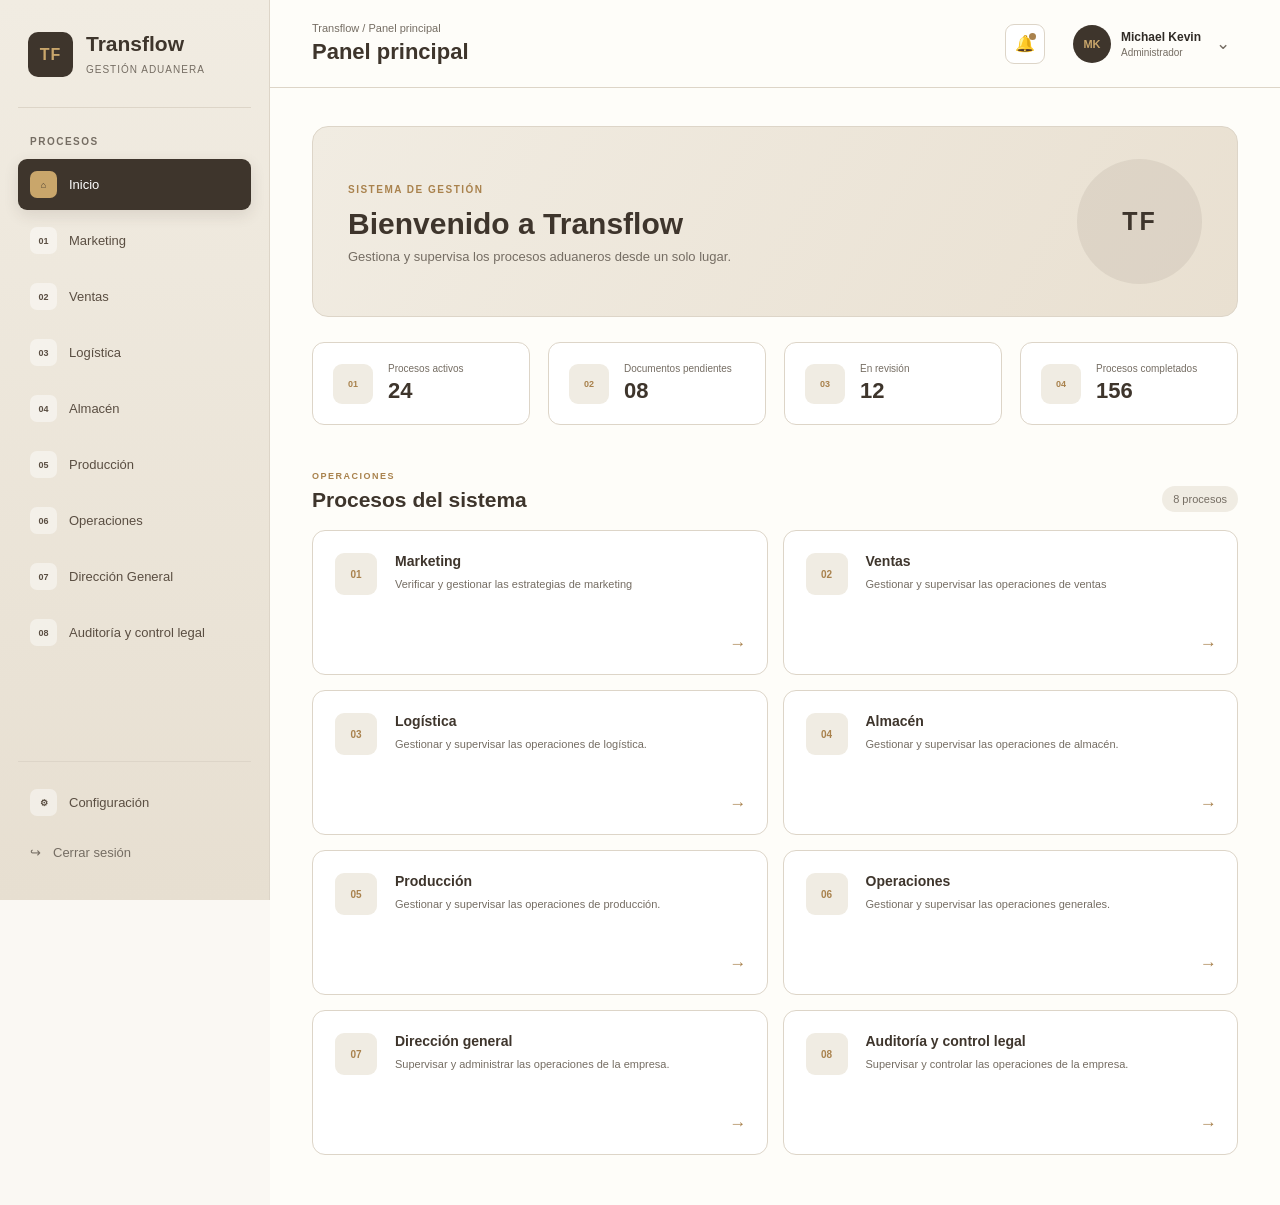
<file: TrasAduanas/index.html>
<!DOCTYPE html>
<html lang="es">
<head>
    <meta charset="UTF-8">
    <meta http-equiv="refresh" content="0; url=frontend/html/index.html">
    <title>TrasAduanas</title>
</head>
<body>
    <p>Cargando TrasAduanas...</p>
</body>
</html>
</file>
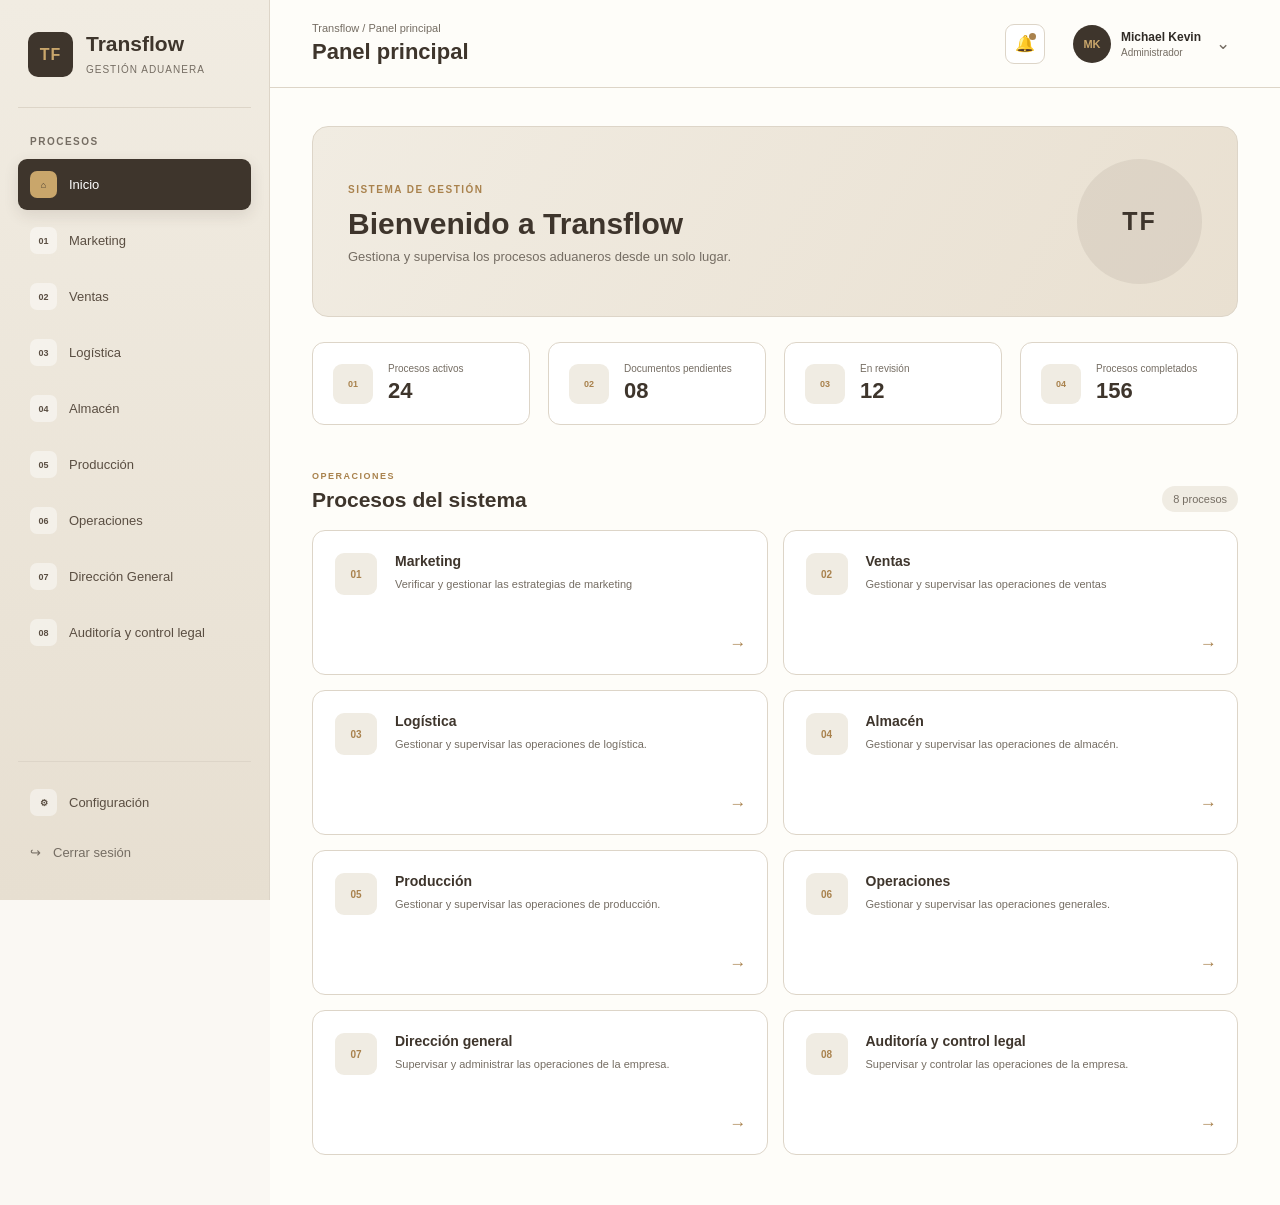
<file: TrasAduanas/frontend/html/index.html>
<!DOCTYPE html>
<html lang="es">
<head>
    <meta charset="UTF-8">
    <meta name="viewport" content="width=device-width, initial-scale=1.0">

    <title>Transflow | Panel principal</title>

    <link rel="stylesheet" href="../css/base.css">
    <link rel="stylesheet" href="../css/layout.css">
</head>

<body>

    <div class="app">


        <div id="layout-sidebar"></div>


        <main class="main">

            <!-- HEADER -->
            <div id="layout-topbar"></div>


            <section class="content">

                <!-- BIENVENIDA -->
                <div class="welcome">

                    <div>

                        <span class="welcome-label">
                            SISTEMA DE GESTIÓN
                        </span>

                        <h1>
                            Bienvenido a Transflow
                        </h1>

                        <p>
                            Gestiona y supervisa los procesos aduaneros
                            desde un solo lugar.
                        </p>

                    </div>

                    <div class="welcome-decoration">
                        TF
                    </div>

                </div>


                <div class="summary">

                    <div class="summary-card">

                        <div class="summary-icon">
                            01
                        </div>

                        <div>
                            <span>Procesos activos</span>
                            <strong>24</strong>
                        </div>

                    </div>


                    <div class="summary-card">

                        <div class="summary-icon">
                            02
                        </div>

                        <div>
                            <span>Documentos pendientes</span>
                            <strong>08</strong>
                        </div>

                    </div>


                    <div class="summary-card">

                        <div class="summary-icon">
                            03
                        </div>

                        <div>
                            <span>En revisión</span>
                            <strong>12</strong>
                        </div>

                    </div>


                    <div class="summary-card">

                        <div class="summary-icon">
                            04
                        </div>

                        <div>
                            <span>Procesos completados</span>
                            <strong>156</strong>
                        </div>

                    </div>

                </div>


                <div class="section-header">

                    <div>
                        <span class="section-label">
                            OPERACIONES
                        </span>

                        <h2>
                            Procesos del sistema
                        </h2>
                    </div>

                    <span class="process-count">
                        8 procesos
                    </span>

                </div>


                <div class="process-grid">

                    <a href="marketing.html" class="process-card">

                        <div class="process-number">
                            01
                        </div>

                        <div class="process-content">

                            <h3>Marketing</h3>

                            <p>
                                Verificar y gestionar las estrategias de marketing
                            </p>

                        </div>

                        <span class="process-arrow">
                            →
                        </span>

                    </a>


                    <!-- PROCESO 2 -->
                    <a href="ventas.html" class="process-card">

                        <div class="process-number">
                            02
                        </div>

                        <div class="process-content">

                            <h3>Ventas</h3>

                            <p>
                                Gestionar y supervisar las operaciones de ventas
                            </p>

                        </div>

                        <span class="process-arrow">
                            →
                        </span>

                    </a>


                    <!-- PROCESO 3 -->
                    <a href="logistica.html" class="process-card">

                        <div class="process-number">
                            03
                        </div>

                        <div class="process-content">

                            <h3>Logística</h3>

                            <p>
                                Gestionar y supervisar las operaciones de logística.
                            </p>

                        </div>

                        <span class="process-arrow">
                            →
                        </span>

                    </a>


                    <!-- PROCESO 4 -->
                    <a href="almacen.html" class="process-card">

                        <div class="process-number">
                            04
                        </div>

                        <div class="process-content">

                            <h3>Almacén</h3>

                            <p>
                                Gestionar y supervisar las operaciones de almacén.
                            </p>

                        </div>

                        <span class="process-arrow">
                            →
                        </span>

                    </a>


                    <!-- PROCESO 5 -->
                    <a href="produccion.html" class="process-card">

                        <div class="process-number">
                            05
                        </div>

                        <div class="process-content">

                            <h3>Producción</h3>

                            <p>
                                Gestionar y supervisar las operaciones de producción.
                            </p>

                        </div>

                        <span class="process-arrow">
                            →
                        </span>

                    </a>


                    <!-- PROCESO 6 -->
                    <a href="operaciones.html" class="process-card">

                        <div class="process-number">
                            06
                        </div>

                        <div class="process-content">

                            <h3>Operaciones</h3>

                            <p>
                                Gestionar y supervisar las operaciones generales.
                            </p>

                        </div>

                        <span class="process-arrow">
                            →
                        </span>

                    </a>


                    <!-- PROCESO 7 -->
                    <a href="direccion.html" class="process-card">

                        <div class="process-number">
                            07
                        </div>

                        <div class="process-content">

                            <h3>Dirección general</h3>

                            <p>
                                Supervisar y administrar las operaciones
                                de la empresa.
                            </p>

                        </div>

                        <span class="process-arrow">
                            →
                        </span>

                    </a>


                    <!-- PROCESO 8 -->
                    <a href="auditoria.html" class="process-card">

                        <div class="process-number">
                            08
                        </div>

                        <div class="process-content">

                            <h3>Auditoría y control legal</h3>

                            <p>
                                Supervisar y controlar las operaciones
                                de la empresa.
                            </p>

                        </div>

                        <span class="process-arrow">
                            →
                        </span>

                    </a>

                </div>

            </section>

        </main>

    </div>


    <script src="../js/layout.js"></script>

</body>
</html>
</file>
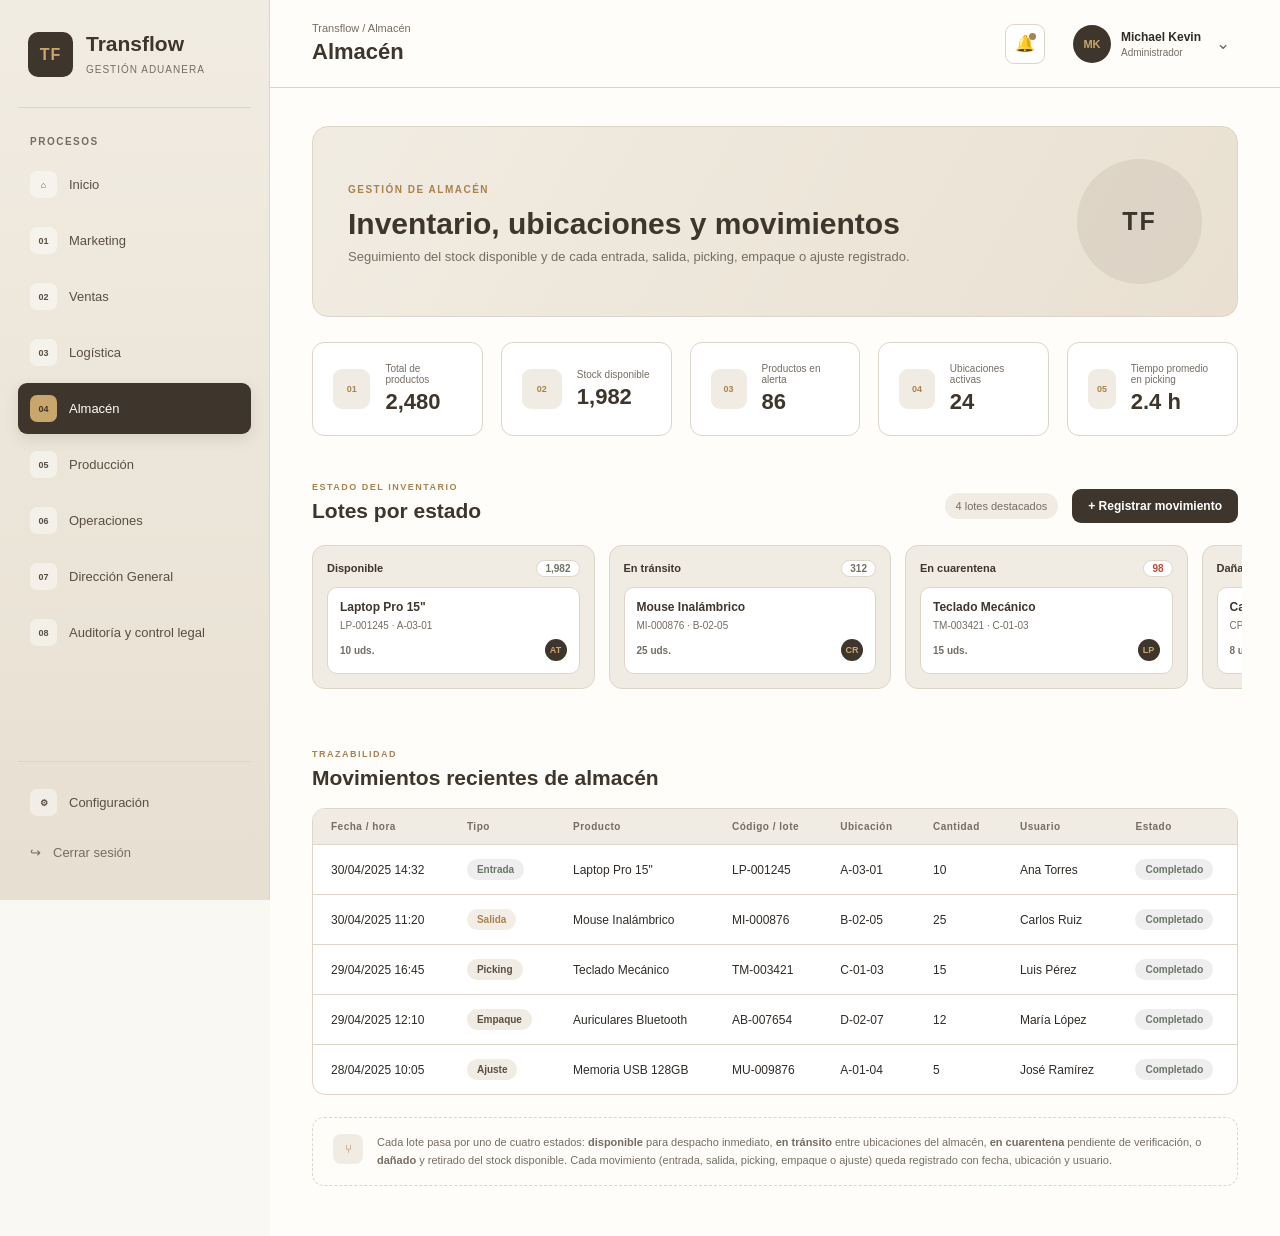
<file: TrasAduanas/frontend/html/almacen.html>
<!DOCTYPE html>
<html lang="es">
<head>
    <meta charset="UTF-8">
    <meta name="viewport" content="width=device-width, initial-scale=1.0">

    <title>Transflow | Almacén</title>
    <link rel="stylesheet" href="../css/base.css">
    <link rel="stylesheet" href="../css/layout.css">
    <link rel="stylesheet" href="../css/componentes.css">
    <link rel="stylesheet" href="../css/modulos/almacen.css">
</head>
<body>

    <div class="app">

        <div id="layout-sidebar"></div>


        <main class="main">

            <!-- HEADER -->
            <div id="layout-topbar"></div>


            <section class="content">

                <!-- BIENVENIDA -->
                <div class="welcome">

                    <div>

                        <span class="welcome-label">
                            GESTIÓN DE ALMACÉN
                        </span>

                        <h1>
                            Inventario, ubicaciones y movimientos
                        </h1>

                        <p>
                            Seguimiento del stock disponible y de cada entrada,
                            salida, picking, empaque o ajuste registrado.
                        </p>

                    </div>

                    <div class="welcome-decoration">
                        TF
                    </div>

                </div>


                <div class="summary summary-almacen">

                    <div class="summary-card">

                        <div class="summary-icon">
                            01
                        </div>

                        <div>
                            <span>Total de productos</span>
                            <strong id="kpi-total">2,480</strong>
                        </div>

                    </div>


                    <div class="summary-card">

                        <div class="summary-icon">
                            02
                        </div>

                        <div>
                            <span>Stock disponible</span>
                            <strong id="kpi-disponible">1,982</strong>
                        </div>

                    </div>


                    <div class="summary-card">

                        <div class="summary-icon">
                            03
                        </div>

                        <div>
                            <span>Productos en alerta</span>
                            <strong id="kpi-alerta">86</strong>
                        </div>

                    </div>


                    <div class="summary-card">

                        <div class="summary-icon">
                            04
                        </div>

                        <div>
                            <span>Ubicaciones activas</span>
                            <strong id="kpi-ubicaciones">24</strong>
                        </div>

                    </div>


                    <div class="summary-card">

                        <div class="summary-icon">
                            05
                        </div>

                        <div>
                            <span>Tiempo promedio en picking</span>
                            <strong id="kpi-picking">2.4 h</strong>
                        </div>

                    </div>

                </div>


                <div class="section-header">

                    <div>
                        <span class="section-label">
                            ESTADO DEL INVENTARIO
                        </span>

                        <h2>
                            Lotes por estado
                        </h2>
                    </div>

                    <div class="pipeline-actions">

                        <span class="process-count">
                            <span id="lotes-count">4</span> lotes destacados
                        </span>

                        <button class="btn-nueva" id="btnRegistrarMovimiento" type="button">
                            + Registrar movimiento
                        </button>

                    </div>

                </div>


                <div class="pipeline-scroll">

                    <div class="pipeline">

                        <!-- ESTADO 1 -->
                        <div class="pipeline-stage is-ganada" data-stage="disponible">

                            <div class="pipeline-stage-head">
                                <h4>Disponible</h4>
                                <span class="pipeline-stage-count" id="count-disponible">1,982</span>
                            </div>

                            <div class="pipeline-card">
                                <strong>Laptop Pro 15"</strong>
                                <span>LP-001245 · A-03-01</span>

                                <div class="pipeline-card-foot">
                                    <span class="pipeline-amount">10 uds.</span>
                                    <div class="pipeline-owner">AT</div>
                                </div>
                            </div>

                        </div>


                        <!-- ESTADO 2 -->
                        <div class="pipeline-stage" data-stage="transito">

                            <div class="pipeline-stage-head">
                                <h4>En tránsito</h4>
                                <span class="pipeline-stage-count" id="count-transito">312</span>
                            </div>

                            <div class="pipeline-card">
                                <strong>Mouse Inalámbrico</strong>
                                <span>MI-000876 · B-02-05</span>

                                <div class="pipeline-card-foot">
                                    <span class="pipeline-amount">25 uds.</span>
                                    <div class="pipeline-owner">CR</div>
                                </div>
                            </div>

                        </div>


                        <!-- ESTADO 3 -->
                        <div class="pipeline-stage is-perdida" data-stage="cuarentena">

                            <div class="pipeline-stage-head">
                                <h4>En cuarentena</h4>
                                <span class="pipeline-stage-count" id="count-cuarentena">98</span>
                            </div>

                            <div class="pipeline-card">
                                <strong>Teclado Mecánico</strong>
                                <span>TM-003421 · C-01-03</span>

                                <div class="pipeline-card-foot">
                                    <span class="pipeline-amount">15 uds.</span>
                                    <div class="pipeline-owner">LP</div>
                                </div>
                            </div>

                        </div>


                        <!-- ESTADO 4 -->
                        <div class="pipeline-stage" data-stage="danado">

                            <div class="pipeline-stage-head">
                                <h4>Dañado</h4>
                                <span class="pipeline-stage-count" id="count-danado">88</span>
                            </div>

                            <div class="pipeline-card">
                                <strong>Cargador Portátil</strong>
                                <span>CP-002311 · B-03-02</span>

                                <div class="pipeline-card-foot">
                                    <span class="pipeline-amount">8 uds.</span>
                                    <div class="pipeline-owner">AT</div>
                                </div>
                            </div>

                        </div>

                    </div>

                </div>


                <div class="section-header">

                    <div>
                        <span class="section-label">
                            TRAZABILIDAD
                        </span>

                        <h2>
                            Movimientos recientes de almacén
                        </h2>
                    </div>

                </div>

                <div class="opps-table-wrapper">

                    <table class="opps-table">

                        <thead>
                            <tr>
                                <th>Fecha / hora</th>
                                <th>Tipo</th>
                                <th>Producto</th>
                                <th>Código / lote</th>
                                <th>Ubicación</th>
                                <th>Cantidad</th>
                                <th>Usuario</th>
                                <th>Estado</th>
                            </tr>
                        </thead>

                        <tbody id="movimientos-tbody">

                            <tr>
                                <td>30/04/2025 14:32</td>
                                <td><span class="stage-badge is-entrada">Entrada</span></td>
                                <td>Laptop Pro 15"</td>
                                <td>LP-001245</td>
                                <td>A-03-01</td>
                                <td>10</td>
                                <td>Ana Torres</td>
                                <td><span class="stage-badge is-ganada">Completado</span></td>
                            </tr>

                            <tr>
                                <td>30/04/2025 11:20</td>
                                <td><span class="stage-badge is-salida">Salida</span></td>
                                <td>Mouse Inalámbrico</td>
                                <td>MI-000876</td>
                                <td>B-02-05</td>
                                <td>25</td>
                                <td>Carlos Ruiz</td>
                                <td><span class="stage-badge is-ganada">Completado</span></td>
                            </tr>

                            <tr>
                                <td>29/04/2025 16:45</td>
                                <td><span class="stage-badge">Picking</span></td>
                                <td>Teclado Mecánico</td>
                                <td>TM-003421</td>
                                <td>C-01-03</td>
                                <td>15</td>
                                <td>Luis Pérez</td>
                                <td><span class="stage-badge is-ganada">Completado</span></td>
                            </tr>

                            <tr>
                                <td>29/04/2025 12:10</td>
                                <td><span class="stage-badge">Empaque</span></td>
                                <td>Auriculares Bluetooth</td>
                                <td>AB-007654</td>
                                <td>D-02-07</td>
                                <td>12</td>
                                <td>María López</td>
                                <td><span class="stage-badge is-ganada">Completado</span></td>
                            </tr>

                            <tr>
                                <td>28/04/2025 10:05</td>
                                <td><span class="stage-badge">Ajuste</span></td>
                                <td>Memoria USB 128GB</td>
                                <td>MU-009876</td>
                                <td>A-01-04</td>
                                <td>5</td>
                                <td>José Ramírez</td>
                                <td><span class="stage-badge is-ganada">Completado</span></td>
                            </tr>

                        </tbody>

                    </table>

                </div>


                <div class="process-note">

                    <div class="process-note-icon">
                        ⑂
                    </div>

                    <p>
                        Cada lote pasa por uno de cuatro estados: <strong>disponible</strong>
                        para despacho inmediato, <strong>en tránsito</strong> entre
                        ubicaciones del almacén, <strong>en cuarentena</strong> pendiente
                        de verificación, o <strong>dañado</strong> y retirado del stock
                        disponible. Cada movimiento (entrada, salida, picking, empaque
                        o ajuste) queda registrado con fecha, ubicación y usuario.
                    </p>

                </div>

            </section>

        </main>

    </div>


    <div class="modal-overlay" id="modalOverlay">

        <div class="modal">

            <div class="modal-head">
                <h3>Registrar movimiento</h3>
                <button type="button" class="modal-close" id="btnCerrarModal">✕</button>
            </div>

            <form id="formMovimiento">

                <div class="form-row">

                    <div class="form-field">
                        <label for="campoTipo">Tipo de movimiento</label>
                        <select id="campoTipo" name="tipo" required>
                            <option value="entrada">Entrada</option>
                            <option value="salida">Salida</option>
                            <option value="picking">Picking</option>
                            <option value="empaque">Empaque</option>
                            <option value="ajuste">Ajuste</option>
                        </select>
                    </div>

                    <div class="form-field">
                        <label for="campoCantidad">Cantidad</label>
                        <input type="number" id="campoCantidad" name="cantidad" min="1" step="1" placeholder="0" required>
                    </div>

                </div>

                <div class="form-field">
                    <label for="campoProducto">Producto</label>
                    <input type="text" id="campoProducto" name="producto" placeholder="Ej. Laptop Pro 15&quot;" required>
                </div>

                <div class="form-row">

                    <div class="form-field">
                        <label for="campoCodigo">Código / lote</label>
                        <input type="text" id="campoCodigo" name="codigo" placeholder="Ej. LP-001245" required>
                    </div>

                    <div class="form-field">
                        <label for="campoUbicacion">Ubicación</label>
                        <input type="text" id="campoUbicacion" name="ubicacion" placeholder="Ej. A-03-01" required>
                    </div>

                </div>

                <div class="form-field">
                    <label for="campoUsuario">Usuario</label>
                    <input type="text" id="campoUsuario" name="usuario" placeholder="Ej. Ana Torres" required>
                </div>

                <div class="modal-actions">
                    <button type="button" class="btn-secundario" id="btnCancelarModal">Cancelar</button>
                    <button type="submit" class="btn-nueva">Guardar movimiento</button>
                </div>

            </form>

        </div>

    </div>

 
    


    <script src="../js/layout.js"></script>
    <script src="../js/utils.js"></script>
    <script src="../js/modal.js"></script>
    <script src="../js/modulos/almacen.js"></script>

</body>
</html>
</file>
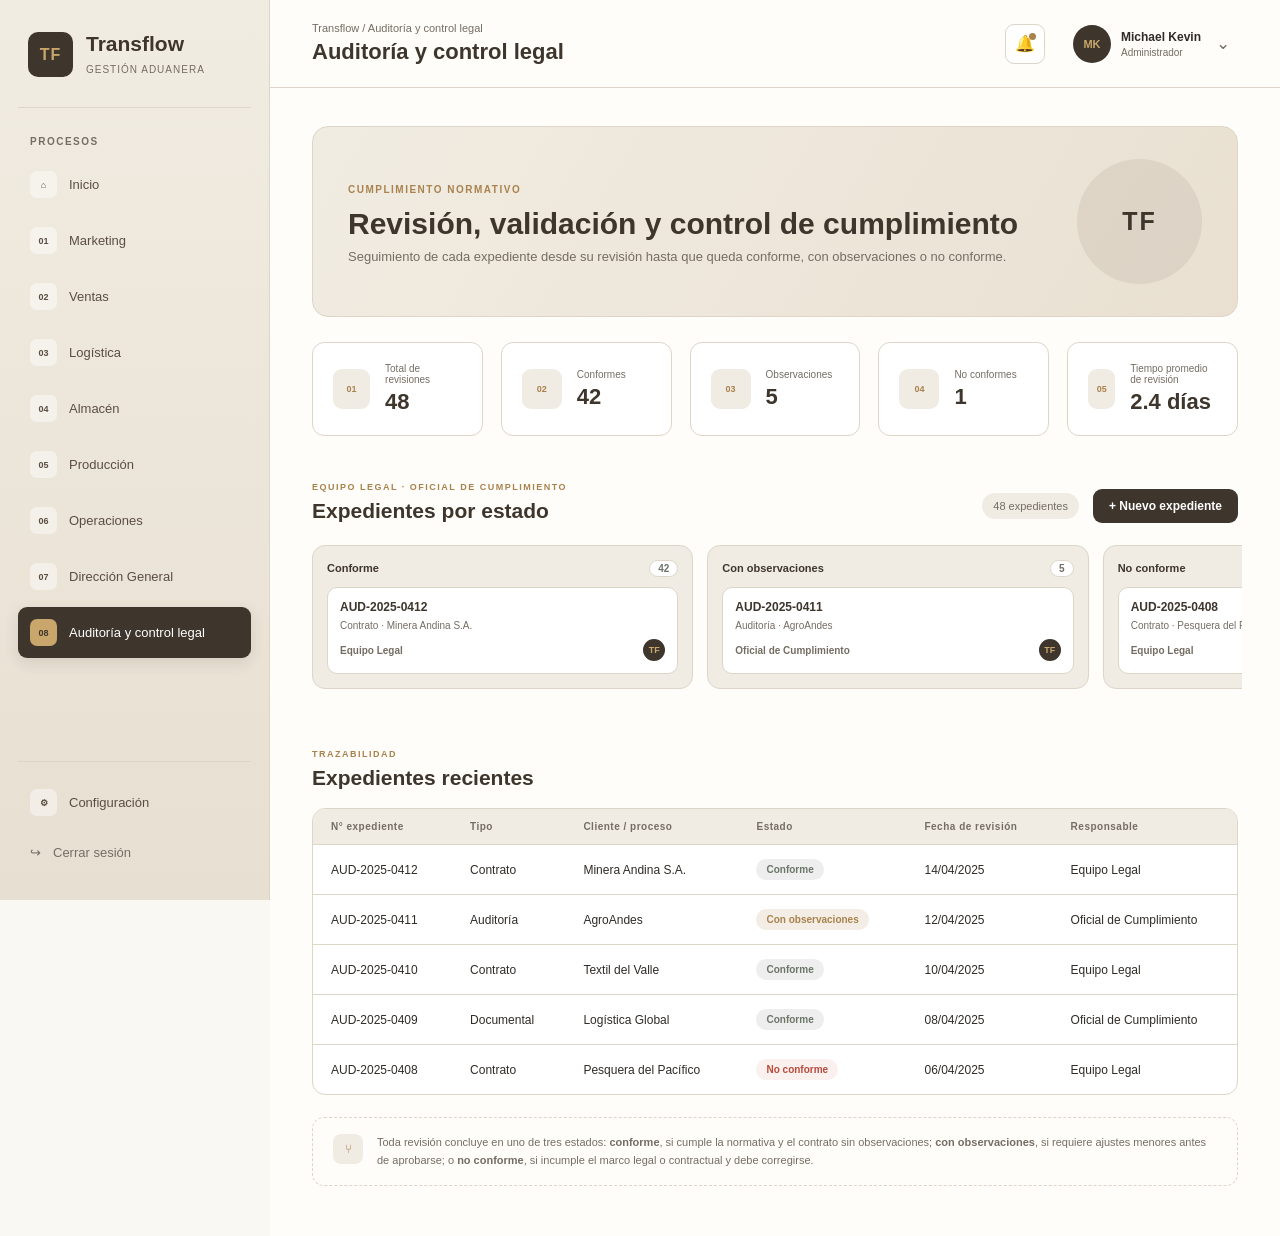
<file: TrasAduanas/frontend/html/auditoria.html>
<!DOCTYPE html>
<html lang="es">
<head>
    <meta charset="UTF-8">
    <meta name="viewport" content="width=device-width, initial-scale=1.0">

    <title>Transflow | Auditoría y control legal</title>
    <link rel="stylesheet" href="../css/base.css">
    <link rel="stylesheet" href="../css/layout.css">
    <link rel="stylesheet" href="../css/componentes.css">
    <link rel="stylesheet" href="../css/modulos/auditoria.css">
</head>
<body>

    <div class="app">


        <div id="layout-sidebar"></div>


        <main class="main">

            <!-- HEADER -->
            <div id="layout-topbar"></div>


            <section class="content">

                <!-- BIENVENIDA -->
                <div class="welcome">

                    <div>

                        <span class="welcome-label">
                            CUMPLIMIENTO NORMATIVO
                        </span>

                        <h1>
                            Revisión, validación y control de cumplimiento
                        </h1>

                        <p>
                            Seguimiento de cada expediente desde su revisión
                            hasta que queda conforme, con observaciones o
                            no conforme.
                        </p>

                    </div>

                    <div class="welcome-decoration">
                        TF
                    </div>

                </div>


                <div class="summary summary-auditoria">

                    <div class="summary-card">

                        <div class="summary-icon">
                            01
                        </div>

                        <div>
                            <span>Total de revisiones</span>
                            <strong id="kpi-total">48</strong>
                        </div>

                    </div>


                    <div class="summary-card">

                        <div class="summary-icon">
                            02
                        </div>

                        <div>
                            <span>Conformes</span>
                            <strong id="kpi-conforme">42</strong>
                        </div>

                    </div>


                    <div class="summary-card">

                        <div class="summary-icon">
                            03
                        </div>

                        <div>
                            <span>Observaciones</span>
                            <strong id="kpi-observacion">5</strong>
                        </div>

                    </div>


                    <div class="summary-card">

                        <div class="summary-icon">
                            04
                        </div>

                        <div>
                            <span>No conformes</span>
                            <strong id="kpi-noconforme">1</strong>
                        </div>

                    </div>


                    <div class="summary-card">

                        <div class="summary-icon">
                            05
                        </div>

                        <div>
                            <span>Tiempo promedio de revisión</span>
                            <strong id="kpi-tiempo">2.4 días</strong>
                        </div>

                    </div>

                </div>


                <div class="section-header">

                    <div>
                        <span class="section-label">
                            EQUIPO LEGAL · OFICIAL DE CUMPLIMIENTO
                        </span>

                        <h2>
                            Expedientes por estado
                        </h2>
                    </div>

                    <div class="pipeline-actions">

                        <span class="process-count">
                            <span id="expedientes-count">48</span> expedientes
                        </span>

                        <button class="btn-nueva" id="btnNuevoExpediente" type="button">
                            + Nuevo expediente
                        </button>

                    </div>

                </div>


                <div class="pipeline-scroll">

                    <div class="pipeline">

                        <!-- ESTADO 1 -->
                        <div class="pipeline-stage is-ganada" data-stage="conforme">

                            <div class="pipeline-stage-head">
                                <h4>Conforme</h4>
                                <span class="pipeline-stage-count" id="count-conforme">42</span>
                            </div>

                            <div class="pipeline-card">
                                <strong>AUD-2025-0412</strong>
                                <span>Contrato · Minera Andina S.A.</span>

                                <div class="pipeline-card-foot">
                                    <span class="pipeline-amount">Equipo Legal</span>
                                    <div class="pipeline-owner">TF</div>
                                </div>
                            </div>

                        </div>


                        <!-- ESTADO 2 -->
                        <div class="pipeline-stage" data-stage="observacion">

                            <div class="pipeline-stage-head">
                                <h4>Con observaciones</h4>
                                <span class="pipeline-stage-count" id="count-observacion">5</span>
                            </div>

                            <div class="pipeline-card">
                                <strong>AUD-2025-0411</strong>
                                <span>Auditoría · AgroAndes</span>

                                <div class="pipeline-card-foot">
                                    <span class="pipeline-amount">Oficial de Cumplimiento</span>
                                    <div class="pipeline-owner">TF</div>
                                </div>
                            </div>

                        </div>


                        <!-- ESTADO 3 -->
                        <div class="pipeline-stage is-perdida" data-stage="noconforme">

                            <div class="pipeline-stage-head">
                                <h4>No conforme</h4>
                                <span class="pipeline-stage-count" id="count-noconforme">1</span>
                            </div>

                            <div class="pipeline-card">
                                <strong>AUD-2025-0408</strong>
                                <span>Contrato · Pesquera del Pacífico</span>

                                <div class="pipeline-card-foot">
                                    <span class="pipeline-amount">Equipo Legal</span>
                                    <div class="pipeline-owner">TF</div>
                                </div>
                            </div>

                        </div>

                    </div>

                </div>


                <div class="section-header">

                    <div>
                        <span class="section-label">
                            TRAZABILIDAD
                        </span>

                        <h2>
                            Expedientes recientes
                        </h2>
                    </div>

                </div>

                <div class="opps-table-wrapper">

                    <table class="opps-table">

                        <thead>
                            <tr>
                                <th>N° expediente</th>
                                <th>Tipo</th>
                                <th>Cliente / proceso</th>
                                <th>Estado</th>
                                <th>Fecha de revisión</th>
                                <th>Responsable</th>
                            </tr>
                        </thead>

                        <tbody id="expedientes-tbody">

                            <tr>
                                <td>AUD-2025-0412</td>
                                <td>Contrato</td>
                                <td>Minera Andina S.A.</td>
                                <td><span class="stage-badge is-ganada">Conforme</span></td>
                                <td>14/04/2025</td>
                                <td>Equipo Legal</td>
                            </tr>

                            <tr>
                                <td>AUD-2025-0411</td>
                                <td>Auditoría</td>
                                <td>AgroAndes</td>
                                <td><span class="stage-badge is-negociacion">Con observaciones</span></td>
                                <td>12/04/2025</td>
                                <td>Oficial de Cumplimiento</td>
                            </tr>

                            <tr>
                                <td>AUD-2025-0410</td>
                                <td>Contrato</td>
                                <td>Textil del Valle</td>
                                <td><span class="stage-badge is-ganada">Conforme</span></td>
                                <td>10/04/2025</td>
                                <td>Equipo Legal</td>
                            </tr>

                            <tr>
                                <td>AUD-2025-0409</td>
                                <td>Documental</td>
                                <td>Logística Global</td>
                                <td><span class="stage-badge is-ganada">Conforme</span></td>
                                <td>08/04/2025</td>
                                <td>Oficial de Cumplimiento</td>
                            </tr>

                            <tr>
                                <td>AUD-2025-0408</td>
                                <td>Contrato</td>
                                <td>Pesquera del Pacífico</td>
                                <td><span class="stage-badge is-perdida">No conforme</span></td>
                                <td>06/04/2025</td>
                                <td>Equipo Legal</td>
                            </tr>

                        </tbody>

                    </table>

                </div>


                <div class="process-note">

                    <div class="process-note-icon">
                        ⑂
                    </div>

                    <p>
                        Toda revisión concluye en uno de tres estados:
                        <strong>conforme</strong>, si cumple la normativa y el
                        contrato sin observaciones; <strong>con observaciones</strong>,
                        si requiere ajustes menores antes de aprobarse; o
                        <strong>no conforme</strong>, si incumple el marco legal
                        o contractual y debe corregirse.
                    </p>

                </div>

            </section>

        </main>

    </div>


    <div class="modal-overlay" id="modalOverlay">

        <div class="modal">

            <div class="modal-head">
                <h3>Nuevo expediente</h3>
                <button type="button" class="modal-close" id="btnCerrarModal">✕</button>
            </div>

            <form id="formExpediente">

                <div class="form-row">

                    <div class="form-field">
                        <label for="campoTipo">Tipo</label>
                        <select id="campoTipo" name="tipo" required>
                            <option value="Contrato">Contrato</option>
                            <option value="Auditoría">Auditoría</option>
                            <option value="Documental">Documental</option>
                            <option value="Normativa">Normativa</option>
                        </select>
                    </div>

                    <div class="form-field">
                        <label for="campoFecha">Fecha de revisión</label>
                        <input type="date" id="campoFecha" name="fecha" required>
                    </div>

                </div>

                <div class="form-field">
                    <label for="campoCliente">Cliente / proceso</label>
                    <input type="text" id="campoCliente" name="cliente" placeholder="Ej. Minera Andina S.A." required>
                </div>

                <div class="form-field">
                    <label for="campoResponsable">Responsable</label>
                    <input type="text" id="campoResponsable" name="responsable" placeholder="Ej. Equipo Legal" required>
                </div>

                <div class="form-field">
                    <label for="campoEstado">Estado</label>
                    <select id="campoEstado" name="estado" required>
                        <option value="conforme">Conforme</option>
                        <option value="observacion">Con observaciones</option>
                        <option value="noconforme">No conforme</option>
                    </select>
                </div>

                <div class="modal-actions">
                    <button type="button" class="btn-secundario" id="btnCancelarModal">Cancelar</button>
                    <button type="submit" class="btn-nueva">Guardar expediente</button>
                </div>

            </form>

        </div>

    </div>


    <script src="../js/layout.js"></script>
    <script src="../js/utils.js"></script>
    <script src="../js/modal.js"></script>
    <script src="../js/modulos/auditoria.js"></script>

</body>
</html>
</file>
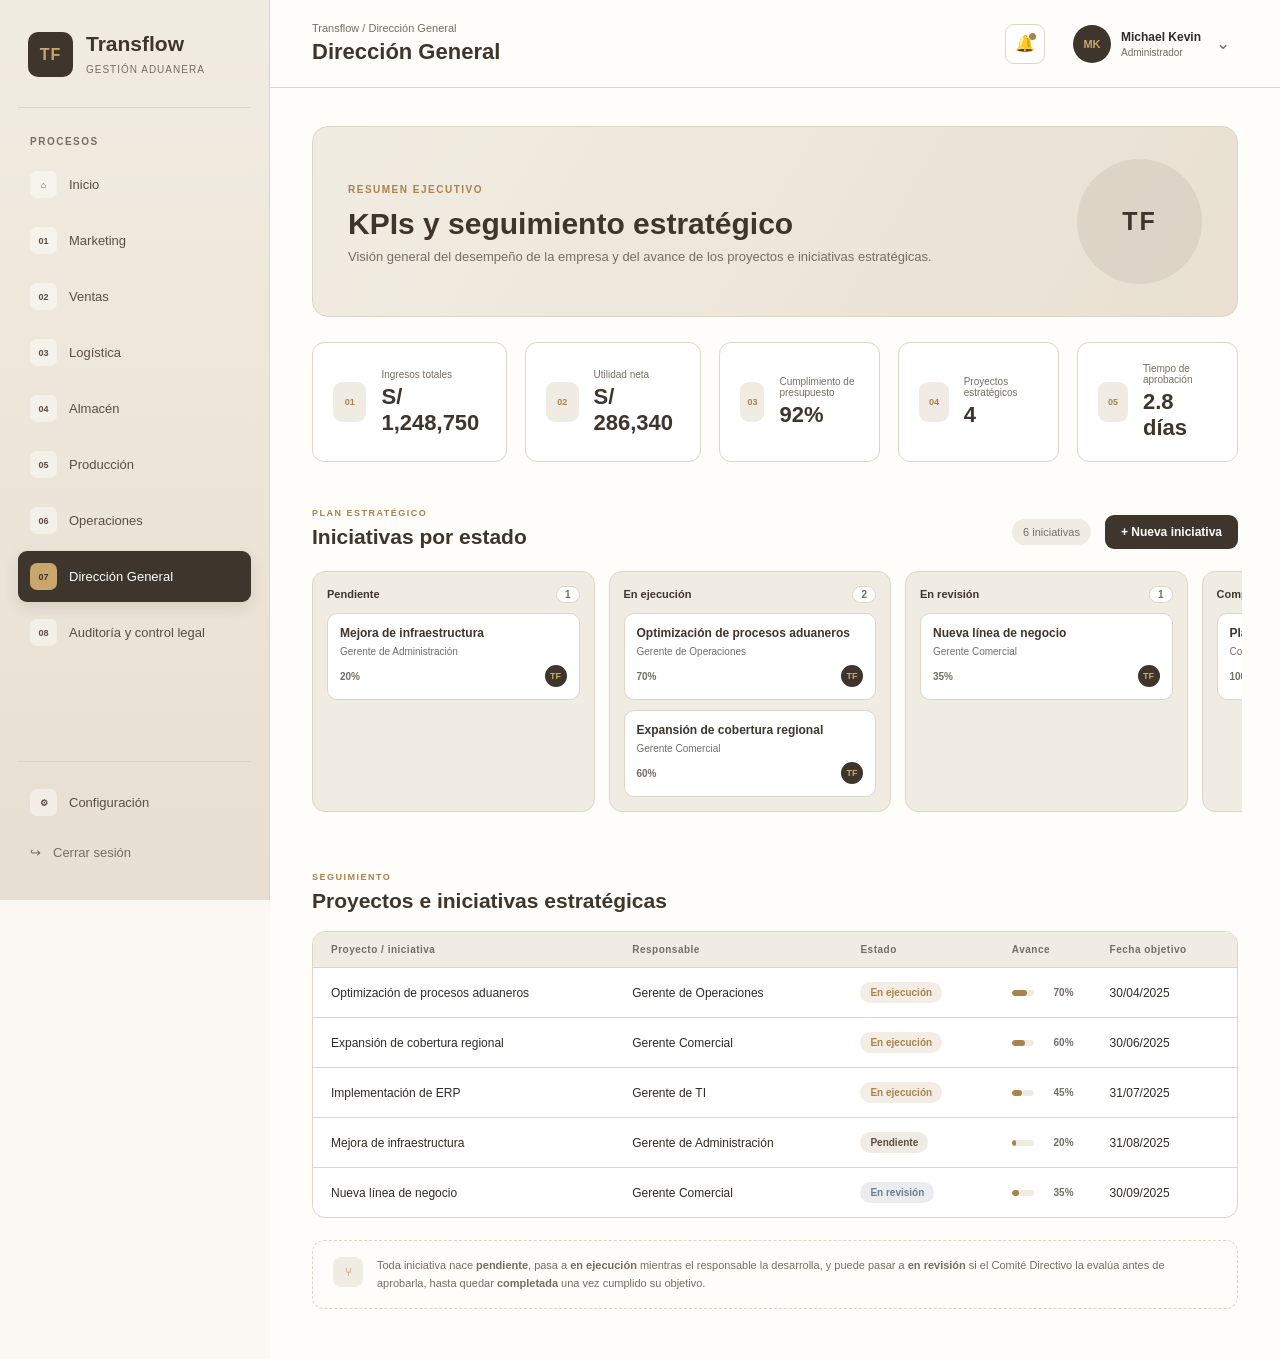
<file: TrasAduanas/frontend/html/direccion.html>
<!DOCTYPE html>
<html lang="es">
<head>
    <meta charset="UTF-8">
    <meta name="viewport" content="width=device-width, initial-scale=1.0">

    <title>Transflow | Dirección General</title>
    <link rel="stylesheet" href="../css/base.css">
    <link rel="stylesheet" href="../css/layout.css">
    <link rel="stylesheet" href="../css/componentes.css">
    <link rel="stylesheet" href="../css/modulos/direccion.css">
</head>
<body>

    <div class="app">
        
        <div id="layout-sidebar"></div>


        <main class="main">

            <!-- HEADER -->
            <div id="layout-topbar"></div>


            <section class="content">

                <!-- BIENVENIDA -->
                <div class="welcome">

                    <div>

                        <span class="welcome-label">
                            RESUMEN EJECUTIVO
                        </span>

                        <h1>
                            KPIs y seguimiento estratégico
                        </h1>

                        <p>
                            Visión general del desempeño de la empresa y del
                            avance de los proyectos e iniciativas estratégicas.
                        </p>

                    </div>

                    <div class="welcome-decoration">
                        TF
                    </div>

                </div>


                <div class="summary summary-direccion">

                    <div class="summary-card">

                        <div class="summary-icon">
                            01
                        </div>

                        <div>
                            <span>Ingresos totales</span>
                            <strong id="kpi-ingresos">S/ 1,248,750</strong>
                        </div>

                    </div>


                    <div class="summary-card">

                        <div class="summary-icon">
                            02
                        </div>

                        <div>
                            <span>Utilidad neta</span>
                            <strong id="kpi-utilidad">S/ 286,340</strong>
                        </div>

                    </div>


                    <div class="summary-card">

                        <div class="summary-icon">
                            03
                        </div>

                        <div>
                            <span>Cumplimiento de presupuesto</span>
                            <strong id="kpi-presupuesto">92%</strong>
                        </div>

                    </div>


                    <div class="summary-card">

                        <div class="summary-icon">
                            04
                        </div>

                        <div>
                            <span>Proyectos estratégicos</span>
                            <strong id="kpi-proyectos">4</strong>
                        </div>

                    </div>


                    <div class="summary-card">

                        <div class="summary-icon">
                            05
                        </div>

                        <div>
                            <span>Tiempo de aprobación</span>
                            <strong id="kpi-tiempo">2.8 días</strong>
                        </div>

                    </div>

                </div>


                <div class="section-header">

                    <div>
                        <span class="section-label">
                            PLAN ESTRATÉGICO
                        </span>

                        <h2>
                            Iniciativas por estado
                        </h2>
                    </div>

                    <div class="pipeline-actions">

                        <span class="process-count">
                            <span id="iniciativas-count">6</span> iniciativas
                        </span>

                        <button class="btn-nueva" id="btnNuevaIniciativa" type="button">
                            + Nueva iniciativa
                        </button>

                    </div>

                </div>


                <div class="pipeline-scroll">

                    <div class="pipeline">

                        <!-- ESTADO 1 -->
                        <div class="pipeline-stage" data-stage="pendiente">

                            <div class="pipeline-stage-head">
                                <h4>Pendiente</h4>
                                <span class="pipeline-stage-count" id="count-pendiente">1</span>
                            </div>

                            <div class="pipeline-card">
                                <strong>Mejora de infraestructura</strong>
                                <span>Gerente de Administración</span>

                                <div class="pipeline-card-foot">
                                    <span class="pipeline-amount">20%</span>
                                    <div class="pipeline-owner">TF</div>
                                </div>
                            </div>

                        </div>


                        <!-- ESTADO 2 -->
                        <div class="pipeline-stage" data-stage="proceso">

                            <div class="pipeline-stage-head">
                                <h4>En ejecución</h4>
                                <span class="pipeline-stage-count" id="count-proceso">2</span>
                            </div>

                            <div class="pipeline-card">
                                <strong>Optimización de procesos aduaneros</strong>
                                <span>Gerente de Operaciones</span>

                                <div class="pipeline-card-foot">
                                    <span class="pipeline-amount">70%</span>
                                    <div class="pipeline-owner">TF</div>
                                </div>
                            </div>

                            <div class="pipeline-card">
                                <strong>Expansión de cobertura regional</strong>
                                <span>Gerente Comercial</span>

                                <div class="pipeline-card-foot">
                                    <span class="pipeline-amount">60%</span>
                                    <div class="pipeline-owner">TF</div>
                                </div>
                            </div>

                        </div>


                        <!-- ESTADO 3 -->
                        <div class="pipeline-stage is-programada" data-stage="revision">

                            <div class="pipeline-stage-head">
                                <h4>En revisión</h4>
                                <span class="pipeline-stage-count" id="count-revision">1</span>
                            </div>

                            <div class="pipeline-card">
                                <strong>Nueva línea de negocio</strong>
                                <span>Gerente Comercial</span>

                                <div class="pipeline-card-foot">
                                    <span class="pipeline-amount">35%</span>
                                    <div class="pipeline-owner">TF</div>
                                </div>
                            </div>

                        </div>


                        <!-- ESTADO 4 -->
                        <div class="pipeline-stage is-ganada" data-stage="completada">

                            <div class="pipeline-stage-head">
                                <h4>Completada</h4>
                                <span class="pipeline-stage-count" id="count-completada">3</span>
                            </div>

                            <div class="pipeline-card">
                                <strong>Plan estratégico 2025</strong>
                                <span>Comité Directivo</span>

                                <div class="pipeline-card-foot">
                                    <span class="pipeline-amount">100%</span>
                                    <div class="pipeline-owner">TF</div>
                                </div>
                            </div>

                        </div>

                    </div>

                </div>


                <div class="section-header">

                    <div>
                        <span class="section-label">
                            SEGUIMIENTO
                        </span>

                        <h2>
                            Proyectos e iniciativas estratégicas
                        </h2>
                    </div>

                </div>

                <div class="opps-table-wrapper">

                    <table class="opps-table">

                        <thead>
                            <tr>
                                <th>Proyecto / iniciativa</th>
                                <th>Responsable</th>
                                <th>Estado</th>
                                <th>Avance</th>
                                <th>Fecha objetivo</th>
                            </tr>
                        </thead>

                        <tbody id="iniciativas-tbody">

                            <tr>
                                <td>Optimización de procesos aduaneros</td>
                                <td>Gerente de Operaciones</td>
                                <td><span class="stage-badge is-negociacion">En ejecución</span></td>
                                <td>
                                    <div class="progress-wrap">
                                        <div class="progress-track">
                                            <div class="progress-fill" style="width: 70%;"></div>
                                        </div>
                                        <span class="progress-label">70%</span>
                                    </div>
                                </td>
                                <td>30/04/2025</td>
                            </tr>

                            <tr>
                                <td>Expansión de cobertura regional</td>
                                <td>Gerente Comercial</td>
                                <td><span class="stage-badge is-negociacion">En ejecución</span></td>
                                <td>
                                    <div class="progress-wrap">
                                        <div class="progress-track">
                                            <div class="progress-fill" style="width: 60%;"></div>
                                        </div>
                                        <span class="progress-label">60%</span>
                                    </div>
                                </td>
                                <td>30/06/2025</td>
                            </tr>

                            <tr>
                                <td>Implementación de ERP</td>
                                <td>Gerente de TI</td>
                                <td><span class="stage-badge is-negociacion">En ejecución</span></td>
                                <td>
                                    <div class="progress-wrap">
                                        <div class="progress-track">
                                            <div class="progress-fill" style="width: 45%;"></div>
                                        </div>
                                        <span class="progress-label">45%</span>
                                    </div>
                                </td>
                                <td>31/07/2025</td>
                            </tr>

                            <tr>
                                <td>Mejora de infraestructura</td>
                                <td>Gerente de Administración</td>
                                <td><span class="stage-badge">Pendiente</span></td>
                                <td>
                                    <div class="progress-wrap">
                                        <div class="progress-track">
                                            <div class="progress-fill" style="width: 20%;"></div>
                                        </div>
                                        <span class="progress-label">20%</span>
                                    </div>
                                </td>
                                <td>31/08/2025</td>
                            </tr>

                            <tr>
                                <td>Nueva línea de negocio</td>
                                <td>Gerente Comercial</td>
                                <td><span class="stage-badge is-programada">En revisión</span></td>
                                <td>
                                    <div class="progress-wrap">
                                        <div class="progress-track">
                                            <div class="progress-fill" style="width: 35%;"></div>
                                        </div>
                                        <span class="progress-label">35%</span>
                                    </div>
                                </td>
                                <td>30/09/2025</td>
                            </tr>

                        </tbody>

                    </table>

                </div>


                <div class="process-note">

                    <div class="process-note-icon">
                        ⑂
                    </div>

                    <p>
                        Toda iniciativa nace <strong>pendiente</strong>, pasa a
                        <strong>en ejecución</strong> mientras el responsable la
                        desarrolla, y puede pasar a <strong>en revisión</strong>
                        si el Comité Directivo la evalúa antes de aprobarla, hasta
                        quedar <strong>completada</strong> una vez cumplido su
                        objetivo.
                    </p>

                </div>

            </section>

        </main>

    </div>


    <div class="modal-overlay" id="modalOverlay">

        <div class="modal">

            <div class="modal-head">
                <h3>Nueva iniciativa</h3>
                <button type="button" class="modal-close" id="btnCerrarModal">✕</button>
            </div>

            <form id="formIniciativa">

                <div class="form-field">
                    <label for="campoProyecto">Proyecto / iniciativa</label>
                    <input type="text" id="campoProyecto" name="proyecto" placeholder="Ej. Optimización de procesos aduaneros" required>
                </div>

                <div class="form-field">
                    <label for="campoResponsable">Responsable</label>
                    <input type="text" id="campoResponsable" name="responsable" placeholder="Ej. Gerente de Operaciones" required>
                </div>

                <div class="form-row">

                    <div class="form-field">
                        <label for="campoAvance">Avance (%)</label>
                        <input type="number" id="campoAvance" name="avance" min="0" max="100" step="5" value="0" required>
                    </div>

                    <div class="form-field">
                        <label for="campoFecha">Fecha objetivo</label>
                        <input type="date" id="campoFecha" name="fecha" required>
                    </div>

                </div>

                <div class="form-field">
                    <label for="campoEstado">Estado</label>
                    <select id="campoEstado" name="estado" required>
                        <option value="pendiente">Pendiente</option>
                        <option value="proceso">En ejecución</option>
                        <option value="revision">En revisión</option>
                        <option value="completada">Completada</option>
                    </select>
                </div>

                <div class="modal-actions">
                    <button type="button" class="btn-secundario" id="btnCancelarModal">Cancelar</button>
                    <button type="submit" class="btn-nueva">Guardar iniciativa</button>
                </div>

            </form>

        </div>

    </div>


    <script src="../js/layout.js"></script>
    <script src="../js/utils.js"></script>
    <script src="../js/modal.js"></script>
    <script src="../js/modulos/direccion.js"></script>

</body>
</html>
</file>
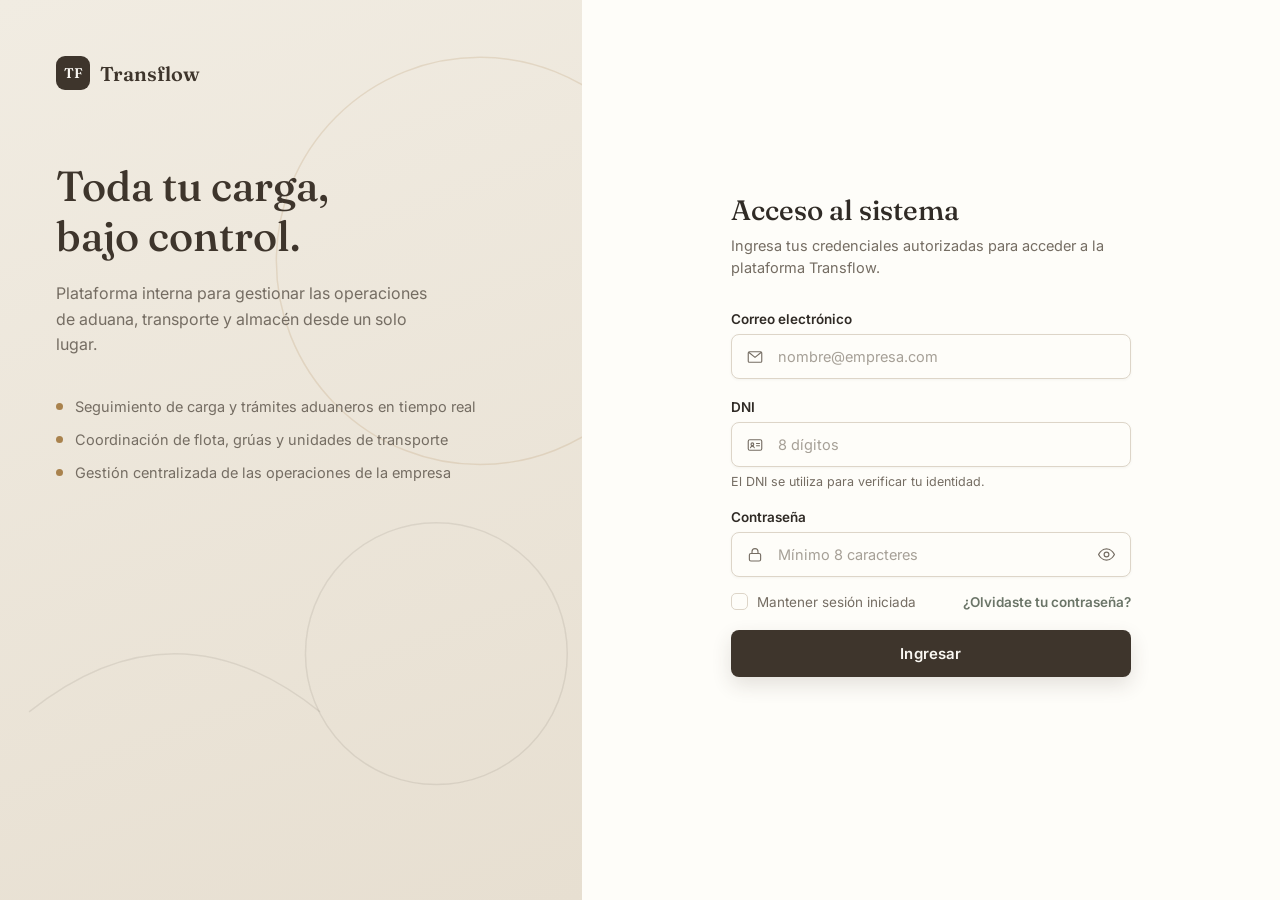
<file: TrasAduanas/frontend/html/login.html>
<!DOCTYPE html>
<html lang="es">

<head>

  <meta charset="UTF-8">

  <meta
    name="viewport"
    content="width=device-width, initial-scale=1.0"
  >

  <title>Transflow — Acceso al sistema</title>

  <!-- Fuentes -->
  <link
    rel="preconnect"
    href="https://fonts.googleapis.com"
  >

  <link
    rel="preconnect"
    href="https://fonts.gstatic.com"
    crossorigin
  >

  <link
    href="https://fonts.googleapis.com/css2?family=Fraunces:opsz,wght@9..144,400;9..144,500;9..144,600&family=Inter:wght@400;500;600;700&display=swap"
    rel="stylesheet"
  >

  <!-- CSS -->
  <link
    rel="stylesheet"
    href="../css/login.css"
  >

</head>


<body>

  <div class="pantalla">


    <aside class="panel-marca">

      <div class="marca-contenido">

        <div class="marca-logo">

          <span class="marca-logo-icono">
            TF
          </span>

          <span class="marca-logo-texto">
            Transflow
          </span>

        </div>


        <h1 class="marca-titulo">
          Toda tu carga,<br>
          bajo control.
        </h1>


        <p class="marca-descripcion">

          Plataforma interna para gestionar las
          operaciones de aduana, transporte y
          almacén desde un solo lugar.

        </p>


        <ul class="marca-lista">

          <li>

            <span class="marca-lista-punto"></span>

            Seguimiento de carga y trámites
            aduaneros en tiempo real

          </li>


          <li>

            <span class="marca-lista-punto"></span>

            Coordinación de flota, grúas y
            unidades de transporte

          </li>


          <li>

            <span class="marca-lista-punto"></span>

            Gestión centralizada de las
            operaciones de la empresa

          </li>

        </ul>

      </div>


      <!-- Decoración -->

      <div
        class="marca-patron"
        aria-hidden="true"
      >

        <svg
          viewBox="0 0 400 400"
          xmlns="http://www.w3.org/2000/svg"
        >

          <circle
            cx="330"
            cy="70"
            r="140"
            class="patron-circulo-1"
          />

          <circle
            cx="300"
            cy="340"
            r="90"
            class="patron-circulo-2"
          />

          <path
            d="M20 380 Q 120 300 220 380"
            class="patron-linea"
          />

        </svg>

      </div>

    </aside>


    <main class="panel-formulario">

      <div class="formulario-contenedor">


        <!-- ENCABEZADO -->

        <div class="formulario-encabezado">

          <h2>
            Acceso al sistema
          </h2>

          <p>
            Ingresa tus credenciales autorizadas
            para acceder a la plataforma Transflow.
          </p>

        </div>



        <!-- FORMULARIO -->

        <form
          class="formulario"
          id="formulario-login"
          novalidate
        >


          <!-- CORREO -->

          <div class="campo">

            <label for="correo">
              Correo electrónico
            </label>


            <div class="campo-entrada">

              <svg
                class="campo-icono"
                viewBox="0 0 24 24"
                fill="none"
                aria-hidden="true"
              >

                <path
                  d="M3 6.5C3 5.67 3.67 5 4.5 5h15c.83 0 1.5.67 1.5 1.5v11c0 .83-.67 1.5-1.5 1.5h-15A1.5 1.5 0 0 1 3 17.5v-11Z"
                  stroke="currentColor"
                  stroke-width="1.5"
                />

                <path
                  d="m4 6 8 6.5L20 6"
                  stroke="currentColor"
                  stroke-width="1.5"
                  stroke-linecap="round"
                  stroke-linejoin="round"
                />

              </svg>


              <input
                type="email"
                id="correo"
                name="correo"
                placeholder="nombre@empresa.com"
                autocomplete="email"
                required
              >

            </div>


            <span
              class="campo-error"
              id="error-correo"
            >
              Ingresa un correo electrónico válido.
            </span>

          </div>



          <!-- DNI -->

          <div class="campo">

            <label for="dni">
              DNI
            </label>


            <div class="campo-entrada">

              <svg
                class="campo-icono"
                viewBox="0 0 24 24"
                fill="none"
                aria-hidden="true"
              >

                <rect
                  x="3"
                  y="5"
                  width="18"
                  height="14"
                  rx="2"
                  stroke="currentColor"
                  stroke-width="1.5"
                />

                <circle
                  cx="8.5"
                  cy="11"
                  r="1.8"
                  stroke="currentColor"
                  stroke-width="1.5"
                />

                <path
                  d="M6 15.5c.6-1.3 1.6-2 2.5-2s1.9.7 2.5 2"
                  stroke="currentColor"
                  stroke-width="1.5"
                  stroke-linecap="round"
                />

                <path
                  d="M14 10h4M14 13h4"
                  stroke="currentColor"
                  stroke-width="1.5"
                  stroke-linecap="round"
                />

              </svg>


              <input
                type="text"
                id="dni"
                name="dni"
                placeholder="8 dígitos"
                inputmode="numeric"
                maxlength="8"
                autocomplete="off"
                required
              >

            </div>


            <span class="campo-ayuda">
              El DNI se utiliza para verificar tu identidad.
            </span>


            <span
              class="campo-error"
              id="error-dni"
            >
              El DNI debe tener 8 dígitos numéricos.
            </span>

          </div>



          <!-- CONTRASEÑA -->

          <div class="campo">

            <label for="contrasena">
              Contraseña
            </label>


            <div class="campo-entrada">

              <svg
                class="campo-icono"
                viewBox="0 0 24 24"
                fill="none"
                aria-hidden="true"
              >

                <rect
                  x="4.5"
                  y="10"
                  width="15"
                  height="10"
                  rx="2"
                  stroke="currentColor"
                  stroke-width="1.5"
                />

                <path
                  d="M8 10V7.5a4 4 0 0 1 8 0V10"
                  stroke="currentColor"
                  stroke-width="1.5"
                />

              </svg>


              <input
                type="password"
                id="contrasena"
                name="contrasena"
                placeholder="Mínimo 8 caracteres"
                autocomplete="current-password"
                required
              >


              <button
                type="button"
                class="boton-ver-contrasena"
                id="boton-ver-contrasena"
                aria-label="Mostrar contraseña"
                aria-pressed="false"
              >

                <svg
                  class="icono-ojo"
                  viewBox="0 0 24 24"
                  fill="none"
                  aria-hidden="true"
                >

                  <path
                    d="M2 12s3.5-7 10-7 10 7 10 7-3.5 7-10 7-10-7-10-7Z"
                    stroke="currentColor"
                    stroke-width="1.5"
                  />

                  <circle
                    cx="12"
                    cy="12"
                    r="3"
                    stroke="currentColor"
                    stroke-width="1.5"
                  />

                </svg>

              </button>

            </div>


            <span
              class="campo-error"
              id="error-contrasena"
            >
              Tu contraseña debe tener al menos 8 caracteres.
            </span>

          </div>



          <!-- OPCIONES -->

          <div class="formulario-opciones">

            <label class="opcion-recordar">

              <input
                type="checkbox"
                id="recordar"
                name="recordar"
              >

              <span
                class="opcion-recordar-caja"
                aria-hidden="true"
              ></span>

              Mantener sesión iniciada

            </label>


            <a
              href="#"
              class="enlace-olvido"
            >
              ¿Olvidaste tu contraseña?
            </a>

          </div>



          <!-- BOTÓN -->

          <button
            type="submit"
            class="boton-principal"
          >
            Ingresar
          </button>


          <!-- MENSAJE DE ESTADO -->

          <div
            class="formulario-mensaje"
            id="mensaje-estado"
            role="status"
            aria-live="polite"
          ></div>


        </form>

      </div>

    </main>

  </div>


  <!-- JAVASCRIPT -->

  <script src="../js/login.js"></script>

</body>

</html>
</file>
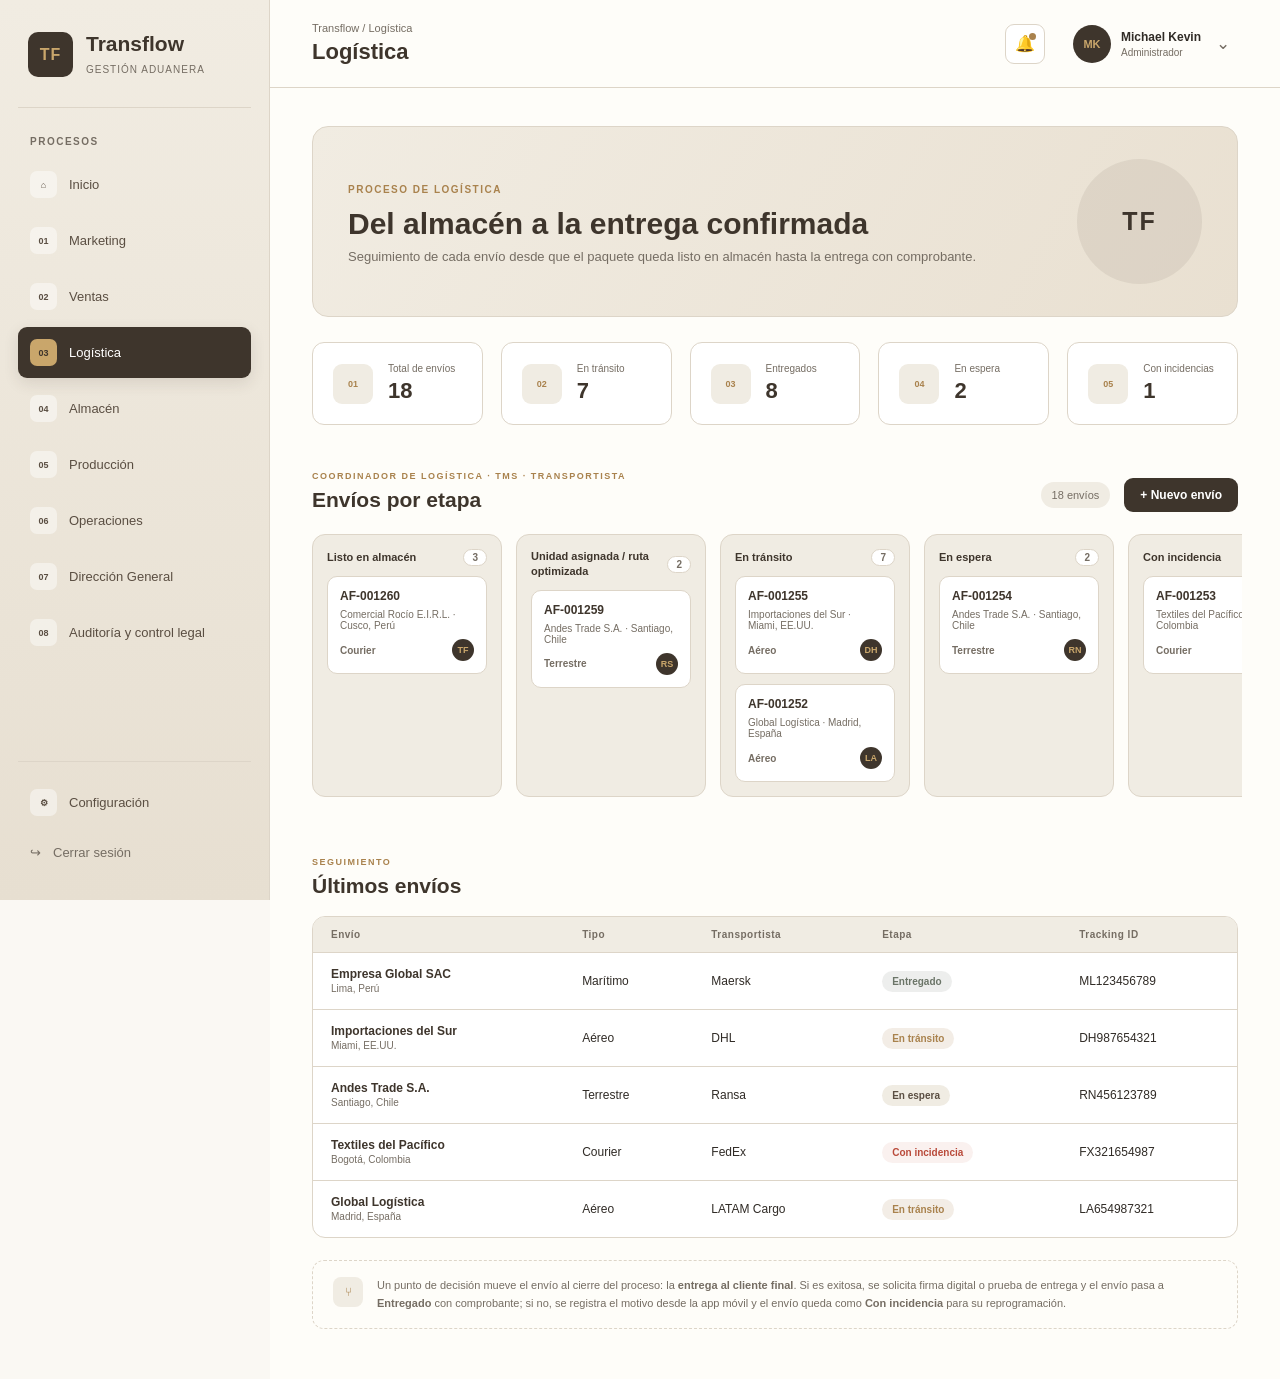
<file: TrasAduanas/frontend/html/logistica.html>
<!DOCTYPE html>
<html lang="es">
<head>
    <meta charset="UTF-8">
    <meta name="viewport" content="width=device-width, initial-scale=1.0">

    <title>Transflow | Logística</title>
    <link rel="stylesheet" href="../css/base.css">
    <link rel="stylesheet" href="../css/layout.css">
    <link rel="stylesheet" href="../css/componentes.css">
    <link rel="stylesheet" href="../css/modulos/logistica.css">
</head>
<body>

    <div class="app">

        <div id="layout-sidebar"></div>


        <main class="main">

            <!-- HEADER -->
            <div id="layout-topbar"></div>


            <section class="content">

                <!-- BIENVENIDA -->
                <div class="welcome">

                    <div>

                        <span class="welcome-label">
                            PROCESO DE LOGÍSTICA
                        </span>

                        <h1>
                            Del almacén a la entrega confirmada
                        </h1>

                        <p>
                            Seguimiento de cada envío desde que el paquete queda
                            listo en almacén hasta la entrega con comprobante.
                        </p>

                    </div>

                    <div class="welcome-decoration">
                        TF
                    </div>

                </div>


                <div class="summary summary-logistica">

                    <div class="summary-card">

                        <div class="summary-icon">
                            01
                        </div>

                        <div>
                            <span>Total de envíos</span>
                            <strong id="kpi-total">18</strong>
                        </div>

                    </div>


                    <div class="summary-card">

                        <div class="summary-icon">
                            02
                        </div>

                        <div>
                            <span>En tránsito</span>
                            <strong id="kpi-transito">7</strong>
                        </div>

                    </div>


                    <div class="summary-card">

                        <div class="summary-icon">
                            03
                        </div>

                        <div>
                            <span>Entregados</span>
                            <strong id="kpi-entregado">8</strong>
                        </div>

                    </div>


                    <div class="summary-card">

                        <div class="summary-icon">
                            04
                        </div>

                        <div>
                            <span>En espera</span>
                            <strong id="kpi-espera">2</strong>
                        </div>

                    </div>


                    <div class="summary-card">

                        <div class="summary-icon">
                            05
                        </div>

                        <div>
                            <span>Con incidencias</span>
                            <strong id="kpi-incidencia">1</strong>
                        </div>

                    </div>

                </div>


                <div class="section-header">

                    <div>
                        <span class="section-label">
                            COORDINADOR DE LOGÍSTICA · TMS · TRANSPORTISTA
                        </span>

                        <h2>
                            Envíos por etapa
                        </h2>
                    </div>

                    <div class="pipeline-actions">

                        <span class="process-count">
                            <span id="envios-count">18</span> envíos
                        </span>

                        <button class="btn-nueva" id="btnNuevoEnvio" type="button">
                            + Nuevo envío
                        </button>

                    </div>

                </div>


                <div class="pipeline-scroll">

                    <div class="pipeline">

                        <!-- ETAPA 1 -->
                        <div class="pipeline-stage" data-stage="almacen">

                            <div class="pipeline-stage-head">
                                <h4>Listo en almacén</h4>
                                <span class="pipeline-stage-count" id="count-almacen">3</span>
                            </div>

                            <div class="pipeline-card">
                                <strong>AF-001260</strong>
                                <span>Comercial Rocío E.I.R.L. · Cusco, Perú</span>

                                <div class="pipeline-card-foot">
                                    <span class="pipeline-amount">Courier</span>
                                    <div class="pipeline-owner">TF</div>
                                </div>
                            </div>

                        </div>


                        <!-- ETAPA 2 -->
                        <div class="pipeline-stage" data-stage="asignado">

                            <div class="pipeline-stage-head">
                                <h4>Unidad asignada / ruta optimizada</h4>
                                <span class="pipeline-stage-count" id="count-asignado">2</span>
                            </div>

                            <div class="pipeline-card">
                                <strong>AF-001259</strong>
                                <span>Andes Trade S.A. · Santiago, Chile</span>

                                <div class="pipeline-card-foot">
                                    <span class="pipeline-amount">Terrestre</span>
                                    <div class="pipeline-owner">RS</div>
                                </div>
                            </div>

                        </div>


                        <!-- ETAPA 3 -->
                        <div class="pipeline-stage" data-stage="transito">

                            <div class="pipeline-stage-head">
                                <h4>En tránsito</h4>
                                <span class="pipeline-stage-count" id="count-transito">7</span>
                            </div>

                            <div class="pipeline-card">
                                <strong>AF-001255</strong>
                                <span>Importaciones del Sur · Miami, EE.UU.</span>

                                <div class="pipeline-card-foot">
                                    <span class="pipeline-amount">Aéreo</span>
                                    <div class="pipeline-owner">DH</div>
                                </div>
                            </div>

                            <div class="pipeline-card">
                                <strong>AF-001252</strong>
                                <span>Global Logística · Madrid, España</span>

                                <div class="pipeline-card-foot">
                                    <span class="pipeline-amount">Aéreo</span>
                                    <div class="pipeline-owner">LA</div>
                                </div>
                            </div>

                        </div>


                        <!-- ETAPA 4 -->
                        <div class="pipeline-stage" data-stage="espera">

                            <div class="pipeline-stage-head">
                                <h4>En espera</h4>
                                <span class="pipeline-stage-count" id="count-espera">2</span>
                            </div>

                            <div class="pipeline-card">
                                <strong>AF-001254</strong>
                                <span>Andes Trade S.A. · Santiago, Chile</span>

                                <div class="pipeline-card-foot">
                                    <span class="pipeline-amount">Terrestre</span>
                                    <div class="pipeline-owner">RN</div>
                                </div>
                            </div>

                        </div>


                        <!-- ETAPA 5 -->
                        <div class="pipeline-stage is-perdida" data-stage="incidencia">

                            <div class="pipeline-stage-head">
                                <h4>Con incidencia</h4>
                                <span class="pipeline-stage-count" id="count-incidencia">1</span>
                            </div>

                            <div class="pipeline-card">
                                <strong>AF-001253</strong>
                                <span>Textiles del Pacífico · Bogotá, Colombia</span>

                                <div class="pipeline-card-foot">
                                    <span class="pipeline-amount">Courier</span>
                                    <div class="pipeline-owner">FE</div>
                                </div>
                            </div>

                        </div>


                        <!-- ETAPA 6 -->
                        <div class="pipeline-stage is-ganada" data-stage="entregado">

                            <div class="pipeline-stage-head">
                                <h4>Entregado</h4>
                                <span class="pipeline-stage-count" id="count-entregado">8</span>
                            </div>

                            <div class="pipeline-card">
                                <strong>AF-001256</strong>
                                <span>Empresa Global SAC · Lima, Perú</span>

                                <div class="pipeline-card-foot">
                                    <span class="pipeline-amount">Marítimo</span>
                                    <div class="pipeline-owner">MA</div>
                                </div>
                            </div>

                        </div>

                    </div>

                </div>


                <div class="section-header">

                    <div>
                        <span class="section-label">
                            SEGUIMIENTO
                        </span>

                        <h2>
                            Últimos envíos
                        </h2>
                    </div>

                </div>

                <div class="opps-table-wrapper">

                    <table class="opps-table">

                        <thead>
                            <tr>
                                <th>Envío</th>
                                <th>Tipo</th>
                                <th>Transportista</th>
                                <th>Etapa</th>
                                <th>Tracking ID</th>
                            </tr>
                        </thead>

                        <tbody id="envios-tbody">

                            <tr>
                                <td class="opps-cliente">
                                    <strong>Empresa Global SAC</strong>
                                    <span>Lima, Perú</span>
                                </td>
                                <td>Marítimo</td>
                                <td>Maersk</td>
                                <td><span class="stage-badge is-ganada">Entregado</span></td>
                                <td>ML123456789</td>
                            </tr>

                            <tr>
                                <td class="opps-cliente">
                                    <strong>Importaciones del Sur</strong>
                                    <span>Miami, EE.UU.</span>
                                </td>
                                <td>Aéreo</td>
                                <td>DHL</td>
                                <td><span class="stage-badge is-negociacion">En tránsito</span></td>
                                <td>DH987654321</td>
                            </tr>

                            <tr>
                                <td class="opps-cliente">
                                    <strong>Andes Trade S.A.</strong>
                                    <span>Santiago, Chile</span>
                                </td>
                                <td>Terrestre</td>
                                <td>Ransa</td>
                                <td><span class="stage-badge">En espera</span></td>
                                <td>RN456123789</td>
                            </tr>

                            <tr>
                                <td class="opps-cliente">
                                    <strong>Textiles del Pacífico</strong>
                                    <span>Bogotá, Colombia</span>
                                </td>
                                <td>Courier</td>
                                <td>FedEx</td>
                                <td><span class="stage-badge is-perdida">Con incidencia</span></td>
                                <td>FX321654987</td>
                            </tr>

                            <tr>
                                <td class="opps-cliente">
                                    <strong>Global Logística</strong>
                                    <span>Madrid, España</span>
                                </td>
                                <td>Aéreo</td>
                                <td>LATAM Cargo</td>
                                <td><span class="stage-badge is-negociacion">En tránsito</span></td>
                                <td>LA654987321</td>
                            </tr>

                        </tbody>

                    </table>

                </div>


                <div class="process-note">

                    <div class="process-note-icon">
                        ⑂
                    </div>

                    <p>
                        Un punto de decisión mueve el envío al cierre del proceso:
                        la <strong>entrega al cliente final</strong>. Si es exitosa,
                        se solicita firma digital o prueba de entrega y el envío pasa
                        a <strong>Entregado</strong> con comprobante; si no, se
                        registra el motivo desde la app móvil y el envío queda como
                        <strong>Con incidencia</strong> para su reprogramación.
                    </p>

                </div>

            </section>

        </main>

    </div>

    <div class="modal-overlay" id="modalOverlay">

        <div class="modal">

            <div class="modal-head">
                <h3>Nuevo envío</h3>
                <button type="button" class="modal-close" id="btnCerrarModal">✕</button>
            </div>

            <form id="formEnvio">

                <div class="form-field">
                    <label for="campoCliente">Cliente</label>
                    <input type="text" id="campoCliente" name="cliente" placeholder="Ej. Empresa Global SAC" required>
                </div>

                <div class="form-field">
                    <label for="campoDestino">Destino</label>
                    <input type="text" id="campoDestino" name="destino" placeholder="Ej. Lima, Perú" required>
                </div>

                <div class="form-row">

                    <div class="form-field">
                        <label for="campoTipo">Tipo de envío</label>
                        <select id="campoTipo" name="tipo" required>
                            <option value="Marítimo">Marítimo</option>
                            <option value="Aéreo">Aéreo</option>
                            <option value="Terrestre">Terrestre</option>
                            <option value="Courier">Courier</option>
                        </select>
                    </div>

                    <div class="form-field">
                        <label for="campoTransportista">Transportista</label>
                        <input type="text" id="campoTransportista" name="transportista" placeholder="Ej. Maersk" required>
                    </div>

                </div>

                <div class="form-field">
                    <label for="campoEtapa">Etapa</label>
                    <select id="campoEtapa" name="etapa" required>
                        <option value="almacen">Listo en almacén</option>
                        <option value="asignado">Unidad asignada / ruta optimizada</option>
                        <option value="transito">En tránsito</option>
                        <option value="espera">En espera</option>
                        <option value="incidencia">Con incidencia</option>
                        <option value="entregado">Entregado</option>
                    </select>
                </div>

                <div class="modal-actions">
                    <button type="button" class="btn-secundario" id="btnCancelarModal">Cancelar</button>
                    <button type="submit" class="btn-nueva">Guardar envío</button>
                </div>

            </form>

        </div>

    </div>


    <script src="../js/layout.js"></script>
    <script src="../js/utils.js"></script>
    <script src="../js/modal.js"></script>
    <script src="../js/modulos/logistica.js"></script>

</body>
</html>
</file>
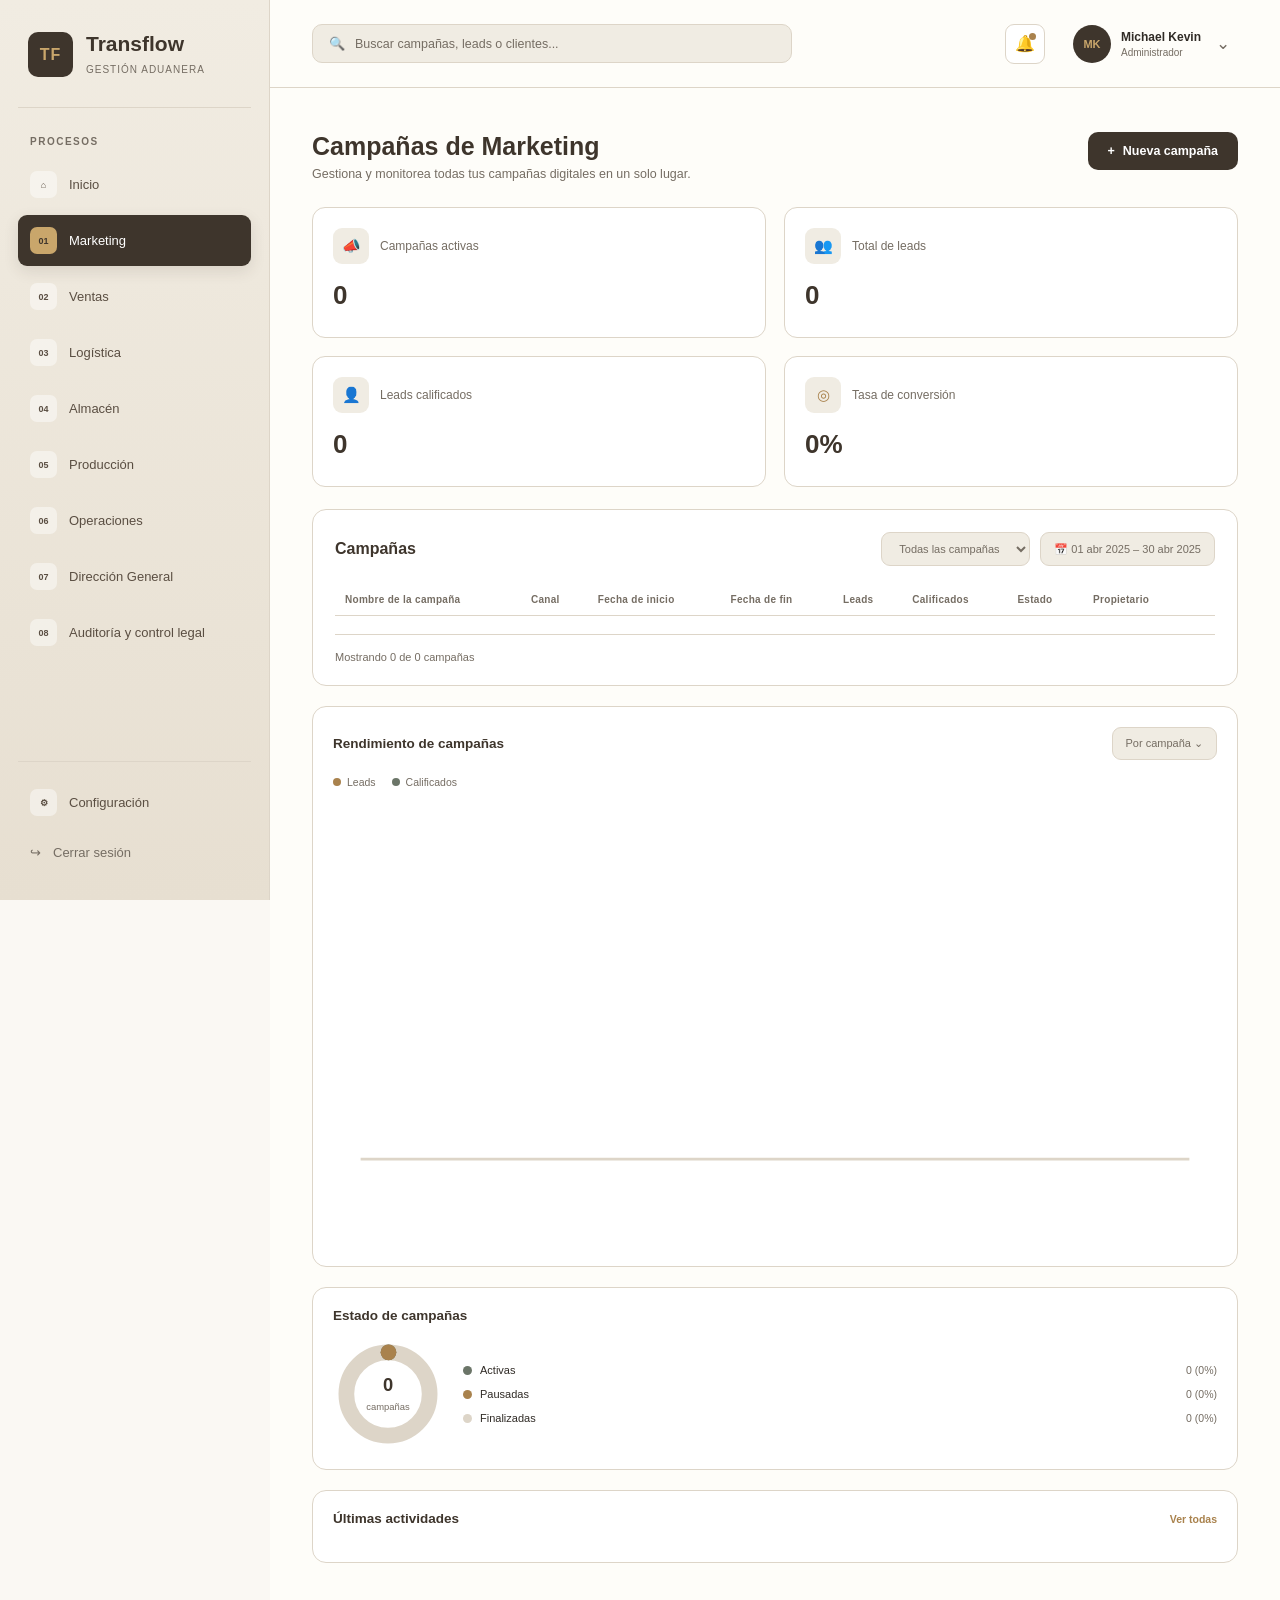
<file: TrasAduanas/frontend/html/marketing.html>
<!DOCTYPE html>
<html lang="es">
<head>
    <meta charset="UTF-8">
    <meta name="viewport" content="width=device-width, initial-scale=1.0">

    <title>Transflow | Marketing</title>

    <link rel="stylesheet" href="../css/base.css">
    <link rel="stylesheet" href="../css/layout.css">
    <link rel="stylesheet" href="../css/componentes.css">
    <link rel="stylesheet" href="../css/modulos/marketing.css">
</head>

<body>

    <div class="app">

        <div id="layout-sidebar"></div>


        <main class="main">

            <!-- HEADER -->
            <div id="layout-topbar" data-clase="dash-topbar" data-buscador="Buscar campañas, leads o clientes..." data-buscador-id="buscadorCampanas"></div>

            <section class="content">

                <!-- ENCABEZADO DE PÁGINA -->
                <div class="page-header-row">

                    <div>
                        <h1>Campañas de Marketing</h1>
                        <p>Gestiona y monitorea todas tus campañas digitales en un solo lugar.</p>
                    </div>

                    <button class="btn-primary" id="btnNuevaCampana">
                        <span>+</span>
                        Nueva campaña
                    </button>

                </div>


                <div class="stat-grid">

                    <div class="stat-card">
                        <div class="stat-card-head">
                            <div class="stat-icon">📣</div>
                            <span>Campañas activas</span>
                        </div>
                        <strong id="statActivas">0</strong>
                        <span class="stat-trend" id="statActivasTrend"></span>
                    </div>

                    <div class="stat-card">
                        <div class="stat-card-head">
                            <div class="stat-icon">👥</div>
                            <span>Total de leads</span>
                        </div>
                        <strong id="statLeads">0</strong>
                        <span class="stat-trend" id="statLeadsTrend"></span>
                    </div>

                    <div class="stat-card">
                        <div class="stat-card-head">
                            <div class="stat-icon">👤</div>
                            <span>Leads calificados</span>
                        </div>
                        <strong id="statCalificados">0</strong>
                        <span class="stat-trend" id="statCalificadosTrend"></span>
                    </div>

                    <div class="stat-card">
                        <div class="stat-card-head">
                            <div class="stat-icon">◎</div>
                            <span>Tasa de conversión</span>
                        </div>
                        <strong id="statConversion">0%</strong>
                        <span class="stat-trend" id="statConversionTrend"></span>
                    </div>

                </div>


                <div class="dashboard-grid">

                    <!-- PANEL DE CAMPAÑAS -->
                    <div class="campaigns-panel">

                        <div class="panel-header">

                            <h2>Campañas</h2>

                            <div class="panel-filters">
                                <select class="filter-pill" id="filtroEstado">
                                    <option value="todas">Todas las campañas</option>
                                    <option value="activa">Solo activas</option>
                                    <option value="pausada">Solo pausadas</option>
                                    <option value="finalizada">Solo finalizadas</option>
                                </select>
                                <span class="filter-pill">📅 01 abr 2025 – 30 abr 2025</span>
                            </div>

                        </div>

                        <table class="campaigns-table">

                            <thead>
                                <tr>
                                    <th>Nombre de la campaña</th>
                                    <th>Canal</th>
                                    <th>Fecha de inicio</th>
                                    <th>Fecha de fin</th>
                                    <th>Leads</th>
                                    <th>Calificados</th>
                                    <th>Estado</th>
                                    <th>Propietario</th>
                                    <th></th>
                                </tr>
                            </thead>

                            <tbody id="tablaCampanasBody">
                                <!-- Filas generadas por js/marketing.js -->
                            </tbody>

                        </table>

                        <div class="table-footer">
                            <span id="paginacionInfo">Mostrando 0 de 0 campañas</span>
                            <div class="pagination" id="paginacionBotones"></div>
                        </div>

                    </div>


                    <!-- PANELES LATERALES -->
                    <div class="side-panels">

                        <!-- RENDIMIENTO -->
                        <div class="chart-panel">

                            <div class="panel-header-sm">
                                <h2>Rendimiento de campañas</h2>
                                <span class="filter-pill">Por campaña ⌄</span>
                            </div>

                            <div class="chart-legend">
                                <span><span class="dot leads"></span>Leads</span>
                                <span><span class="dot calificados"></span>Calificados</span>
                            </div>

                            <svg class="line-chart" viewBox="0 0 320 160" xmlns="http://www.w3.org/2000/svg">

                                <line x1="10" y1="130" x2="310" y2="130" stroke="#DDD5C8" stroke-width="1"/>

                                <polyline id="lineaLeads" points=""
                                    fill="none" stroke="#A9824D" stroke-width="2.5" stroke-linecap="round" stroke-linejoin="round"/>

                                <polyline id="lineaCalificados" points=""
                                    fill="none" stroke="#6B7568" stroke-width="2.5" stroke-linecap="round" stroke-linejoin="round"/>

                                <g id="etiquetasEjeX"></g>

                            </svg>

                        </div>


                        <!-- ESTADO -->
                        <div class="chart-panel">

                            <div class="panel-header-sm">
                                <h2>Estado de campañas</h2>
                            </div>

                            <div class="donut-wrap">

                                <svg width="110" height="110" viewBox="0 0 42 42">

                                    <circle cx="21" cy="21" r="15.9" fill="transparent" stroke="#DDD5C8" stroke-width="6"/>

                                    <circle id="donutActivas" cx="21" cy="21" r="15.9" fill="transparent"
                                        stroke="#6B7568" stroke-width="6"
                                        stroke-dasharray="0 100" stroke-dashoffset="25" stroke-linecap="round"/>

                                    <circle id="donutPausadas" cx="21" cy="21" r="15.9" fill="transparent"
                                        stroke="#A9824D" stroke-width="6"
                                        stroke-dasharray="0 100" stroke-dashoffset="25" stroke-linecap="round"/>

                                    <g text-anchor="middle" font-family="Arial, Helvetica, sans-serif">
                                        <text id="donutTotal" x="21" y="20" font-size="7" font-weight="700" fill="#3E352C">0</text>
                                        <text x="21" y="27" font-size="3.6" fill="#756D63">campañas</text>
                                    </g>

                                </svg>

                                <div class="donut-legend">

                                    <div class="donut-legend-item">
                                        <span class="left"><span class="dot activas"></span>Activas</span>
                                        <span class="value" id="donutActivasValor">0 (0%)</span>
                                    </div>

                                    <div class="donut-legend-item">
                                        <span class="left"><span class="dot pausadas"></span>Pausadas</span>
                                        <span class="value" id="donutPausadasValor">0 (0%)</span>
                                    </div>

                                    <div class="donut-legend-item">
                                        <span class="left"><span class="dot finalizadas"></span>Finalizadas</span>
                                        <span class="value" id="donutFinalizadasValor">0 (0%)</span>
                                    </div>

                                </div>

                            </div>

                        </div>


                        <!-- ACTIVIDAD -->
                        <div class="activity-panel">

                            <div class="panel-header-sm">
                                <h2>Últimas actividades</h2>
                                <a href="#">Ver todas</a>
                            </div>

                            <ul class="activity-list" id="listaActividades">
                                <!-- Generado por js/marketing.js -->
                            </ul>

                        </div>

                    </div>

                </div>

            </section>

        </main>

    </div>


    <div class="modal-overlay" id="modalOverlay">

        <div class="modal-box">

            <div class="modal-header">
                <div>
                    <h2>Nueva campaña</h2>
                    <p>Se agregará a la tabla y a las gráficas al instante.</p>
                </div>
                <button class="modal-close" id="modalClose">✕</button>
            </div>

            <form id="formCampana">

                <div class="form-grid">

                    <div class="form-field full">
                        <label for="campoNombre">Nombre de la campaña</label>
                        <input type="text" id="campoNombre" required placeholder="Ej. Promoción Verano LATAM">
                    </div>

                    <div class="form-field">
                        <label for="campoCanal">Canal</label>
                        <select id="campoCanal">
                            <option value="Google Ads">Google Ads</option>
                            <option value="LinkedIn">LinkedIn</option>
                            <option value="Email">Email</option>
                            <option value="Facebook Ads">Facebook Ads</option>
                            <option value="Landing Page">Landing Page</option>
                            <option value="Instagram">Instagram</option>
                            <option value="Otro">Otro</option>
                        </select>
                    </div>

                    <div class="form-field">
                        <label for="campoEstado">Estado</label>
                        <select id="campoEstado">
                            <option value="activa">Activa</option>
                            <option value="pausada">Pausada</option>
                            <option value="finalizada">Finalizada</option>
                        </select>
                    </div>

                    <div class="form-field">
                        <label for="campoFechaInicio">Fecha de inicio</label>
                        <input type="date" id="campoFechaInicio" required>
                    </div>

                    <div class="form-field">
                        <label for="campoFechaFin">Fecha de fin</label>
                        <input type="date" id="campoFechaFin" required>
                    </div>

                    <div class="form-field">
                        <label for="campoLeads">Leads</label>
                        <input type="number" id="campoLeads" min="0" required placeholder="0">
                    </div>

                    <div class="form-field">
                        <label for="campoCalificados">Leads calificados</label>
                        <input type="number" id="campoCalificados" min="0" required placeholder="0">
                        <span class="form-hint" id="hintCalificados"></span>
                    </div>

                    <div class="form-field full">
                        <label for="campoPropietario">Propietario</label>
                        <input type="text" id="campoPropietario" required placeholder="Nombre del responsable">
                    </div>

                </div>

                <div class="form-actions">
                    <button type="button" class="btn-secondary" id="modalCancelar">Cancelar</button>
                    <button type="submit" class="btn-primary">Guardar campaña</button>
                </div>

            </form>

        </div>

    </div>


    <script src="../js/layout.js"></script>
    <script src="../js/utils.js"></script>
    <script src="../js/modal.js"></script>
    <script src="../js/modulos/marketing.js"></script>

</body>
</html>
</file>
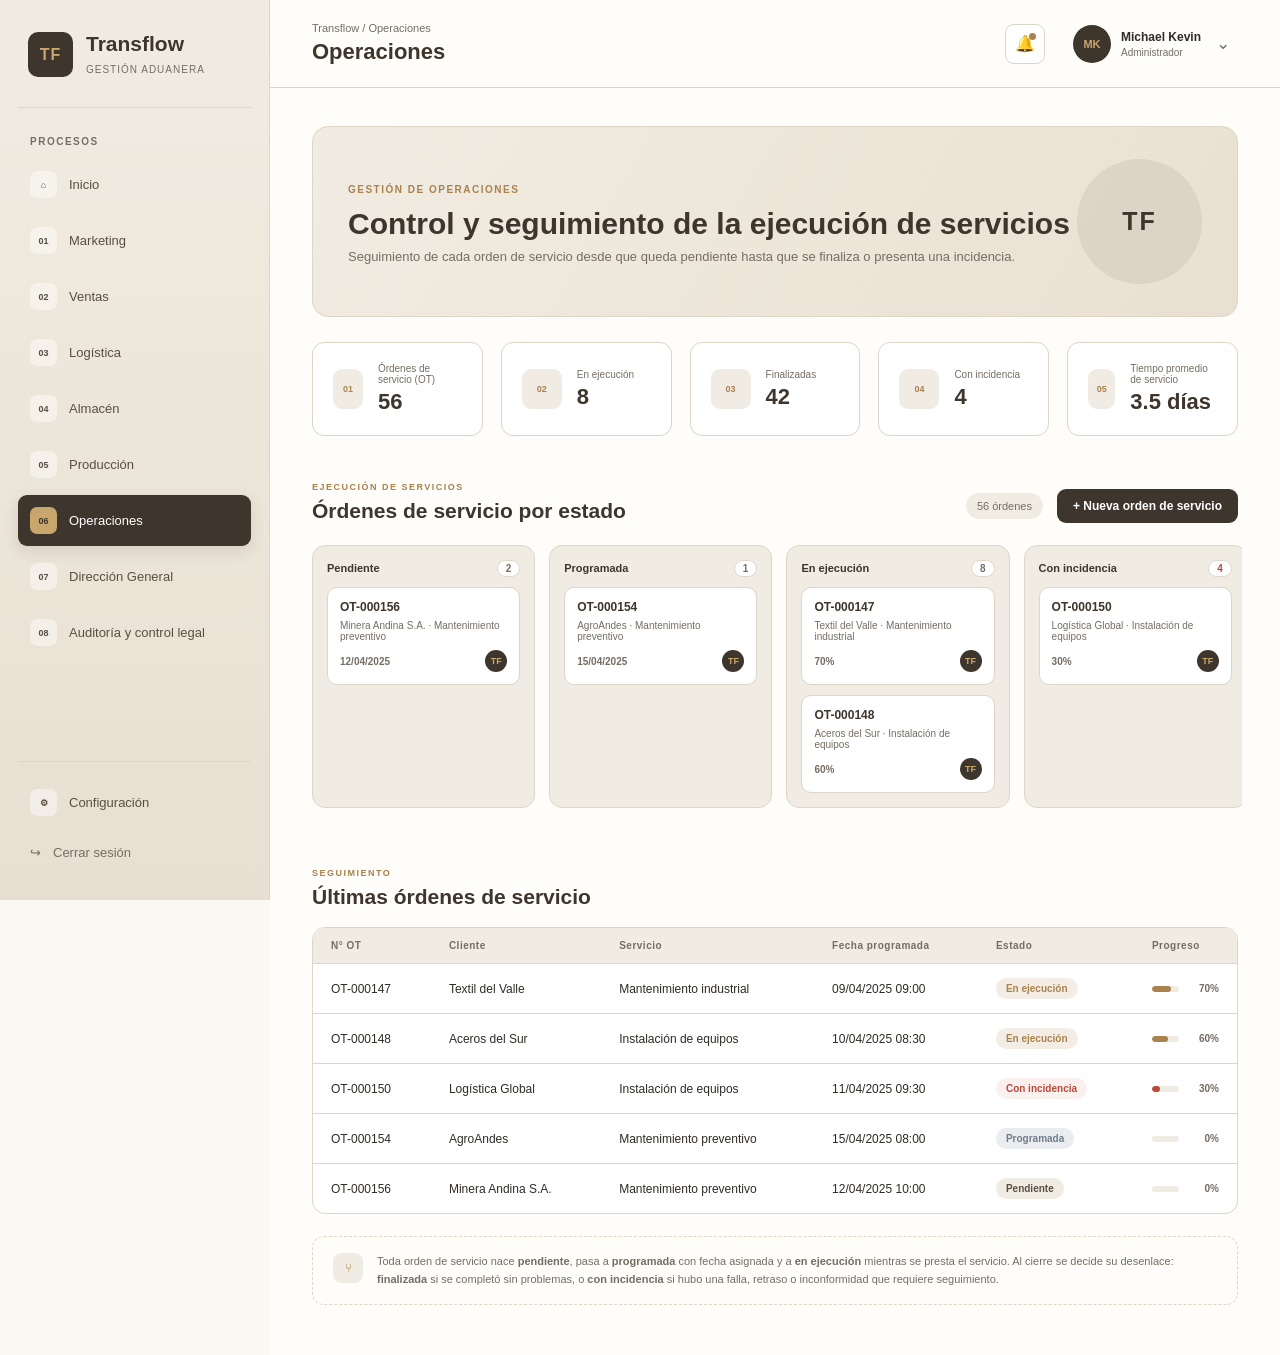
<file: TrasAduanas/frontend/html/operaciones.html>
<!DOCTYPE html>
<html lang="es">
<head>
    <meta charset="UTF-8">
    <meta name="viewport" content="width=device-width, initial-scale=1.0">

    <title>Transflow | Operaciones</title>
    <link rel="stylesheet" href="../css/base.css">
    <link rel="stylesheet" href="../css/layout.css">
    <link rel="stylesheet" href="../css/componentes.css">
    <link rel="stylesheet" href="../css/modulos/operaciones.css">
</head>
<body>

    <div class="app">

        <div id="layout-sidebar"></div>


        <main class="main">

            <!-- HEADER -->
            <div id="layout-topbar"></div>

            <section class="content">

                <!-- BIENVENIDA -->
                <div class="welcome">

                    <div>

                        <span class="welcome-label">
                            GESTIÓN DE OPERACIONES
                        </span>

                        <h1>
                            Control y seguimiento de la ejecución de servicios
                        </h1>

                        <p>
                            Seguimiento de cada orden de servicio desde que
                            queda pendiente hasta que se finaliza o presenta
                            una incidencia.
                        </p>

                    </div>

                    <div class="welcome-decoration">
                        TF
                    </div>

                </div>


                <div class="summary summary-operaciones">

                    <div class="summary-card">

                        <div class="summary-icon">
                            01
                        </div>

                        <div>
                            <span>Órdenes de servicio (OT)</span>
                            <strong id="kpi-total">56</strong>
                        </div>

                    </div>


                    <div class="summary-card">

                        <div class="summary-icon">
                            02
                        </div>

                        <div>
                            <span>En ejecución</span>
                            <strong id="kpi-ejecucion">8</strong>
                        </div>

                    </div>


                    <div class="summary-card">

                        <div class="summary-icon">
                            03
                        </div>

                        <div>
                            <span>Finalizadas</span>
                            <strong id="kpi-finalizada">42</strong>
                        </div>

                    </div>


                    <div class="summary-card">

                        <div class="summary-icon">
                            04
                        </div>

                        <div>
                            <span>Con incidencia</span>
                            <strong id="kpi-incidencia">4</strong>
                        </div>

                    </div>


                    <div class="summary-card">

                        <div class="summary-icon">
                            05
                        </div>

                        <div>
                            <span>Tiempo promedio de servicio</span>
                            <strong id="kpi-tiempo">3.5 días</strong>
                        </div>

                    </div>

                </div>

                <div class="section-header">

                    <div>
                        <span class="section-label">
                            EJECUCIÓN DE SERVICIOS
                        </span>

                        <h2>
                            Órdenes de servicio por estado
                        </h2>
                    </div>

                    <div class="pipeline-actions">

                        <span class="process-count">
                            <span id="ot-count">56</span> órdenes
                        </span>

                        <button class="btn-nueva" id="btnNuevaOrden" type="button">
                            + Nueva orden de servicio
                        </button>

                    </div>

                </div>


                <div class="pipeline-scroll">

                    <div class="pipeline">

                        <!-- ESTADO 1 -->
                        <div class="pipeline-stage" data-stage="pendiente">

                            <div class="pipeline-stage-head">
                                <h4>Pendiente</h4>
                                <span class="pipeline-stage-count" id="count-pendiente">2</span>
                            </div>

                            <div class="pipeline-card">
                                <strong>OT-000156</strong>
                                <span>Minera Andina S.A. · Mantenimiento preventivo</span>

                                <div class="pipeline-card-foot">
                                    <span class="pipeline-amount">12/04/2025</span>
                                    <div class="pipeline-owner">TF</div>
                                </div>
                            </div>

                        </div>


                        <!-- ESTADO 2 -->
                        <div class="pipeline-stage" data-stage="programada">

                            <div class="pipeline-stage-head">
                                <h4>Programada</h4>
                                <span class="pipeline-stage-count" id="count-programada">1</span>
                            </div>

                            <div class="pipeline-card">
                                <strong>OT-000154</strong>
                                <span>AgroAndes · Mantenimiento preventivo</span>

                                <div class="pipeline-card-foot">
                                    <span class="pipeline-amount">15/04/2025</span>
                                    <div class="pipeline-owner">TF</div>
                                </div>
                            </div>

                        </div>


                        <!-- ESTADO 3 -->
                        <div class="pipeline-stage" data-stage="ejecucion">

                            <div class="pipeline-stage-head">
                                <h4>En ejecución</h4>
                                <span class="pipeline-stage-count" id="count-ejecucion">8</span>
                            </div>

                            <div class="pipeline-card">
                                <strong>OT-000147</strong>
                                <span>Textil del Valle · Mantenimiento industrial</span>

                                <div class="pipeline-card-foot">
                                    <span class="pipeline-amount">70%</span>
                                    <div class="pipeline-owner">TF</div>
                                </div>
                            </div>

                            <div class="pipeline-card">
                                <strong>OT-000148</strong>
                                <span>Aceros del Sur · Instalación de equipos</span>

                                <div class="pipeline-card-foot">
                                    <span class="pipeline-amount">60%</span>
                                    <div class="pipeline-owner">TF</div>
                                </div>
                            </div>

                        </div>


                        <!-- ESTADO 4 -->
                        <div class="pipeline-stage is-perdida" data-stage="incidencia">

                            <div class="pipeline-stage-head">
                                <h4>Con incidencia</h4>
                                <span class="pipeline-stage-count" id="count-incidencia">4</span>
                            </div>

                            <div class="pipeline-card">
                                <strong>OT-000150</strong>
                                <span>Logística Global · Instalación de equipos</span>

                                <div class="pipeline-card-foot">
                                    <span class="pipeline-amount">30%</span>
                                    <div class="pipeline-owner">TF</div>
                                </div>
                            </div>

                        </div>


                        <!-- ESTADO 5 -->
                        <div class="pipeline-stage is-ganada" data-stage="finalizada">

                            <div class="pipeline-stage-head">
                                <h4>Finalizada</h4>
                                <span class="pipeline-stage-count" id="count-finalizada">42</span>
                            </div>

                            <div class="pipeline-card">
                                <strong>OT-000139</strong>
                                <span>Pesquera del Pacífico · Mantenimiento industrial</span>

                                <div class="pipeline-card-foot">
                                    <span class="pipeline-amount">100%</span>
                                    <div class="pipeline-owner">TF</div>
                                </div>
                            </div>

                        </div>

                    </div>

                </div>


                <div class="section-header">

                    <div>
                        <span class="section-label">
                            SEGUIMIENTO
                        </span>

                        <h2>
                            Últimas órdenes de servicio
                        </h2>
                    </div>

                </div>

                <div class="opps-table-wrapper">

                    <table class="opps-table">

                        <thead>
                            <tr>
                                <th>N° OT</th>
                                <th>Cliente</th>
                                <th>Servicio</th>
                                <th>Fecha programada</th>
                                <th>Estado</th>
                                <th>Progreso</th>
                            </tr>
                        </thead>

                        <tbody id="ordenes-tbody">

                            <tr>
                                <td>OT-000147</td>
                                <td>Textil del Valle</td>
                                <td>Mantenimiento industrial</td>
                                <td>09/04/2025 09:00</td>
                                <td><span class="stage-badge is-negociacion">En ejecución</span></td>
                                <td>
                                    <div class="progress-wrap">
                                        <div class="progress-track">
                                            <div class="progress-fill" style="width: 70%;"></div>
                                        </div>
                                        <span class="progress-label">70%</span>
                                    </div>
                                </td>
                            </tr>

                            <tr>
                                <td>OT-000148</td>
                                <td>Aceros del Sur</td>
                                <td>Instalación de equipos</td>
                                <td>10/04/2025 08:30</td>
                                <td><span class="stage-badge is-negociacion">En ejecución</span></td>
                                <td>
                                    <div class="progress-wrap">
                                        <div class="progress-track">
                                            <div class="progress-fill" style="width: 60%;"></div>
                                        </div>
                                        <span class="progress-label">60%</span>
                                    </div>
                                </td>
                            </tr>

                            <tr>
                                <td>OT-000150</td>
                                <td>Logística Global</td>
                                <td>Instalación de equipos</td>
                                <td>11/04/2025 09:30</td>
                                <td><span class="stage-badge is-perdida">Con incidencia</span></td>
                                <td>
                                    <div class="progress-wrap">
                                        <div class="progress-track">
                                            <div class="progress-fill is-perdida" style="width: 30%;"></div>
                                        </div>
                                        <span class="progress-label">30%</span>
                                    </div>
                                </td>
                            </tr>

                            <tr>
                                <td>OT-000154</td>
                                <td>AgroAndes</td>
                                <td>Mantenimiento preventivo</td>
                                <td>15/04/2025 08:00</td>
                                <td><span class="stage-badge is-programada">Programada</span></td>
                                <td>
                                    <div class="progress-wrap">
                                        <div class="progress-track">
                                            <div class="progress-fill" style="width: 0%;"></div>
                                        </div>
                                        <span class="progress-label">0%</span>
                                    </div>
                                </td>
                            </tr>

                            <tr>
                                <td>OT-000156</td>
                                <td>Minera Andina S.A.</td>
                                <td>Mantenimiento preventivo</td>
                                <td>12/04/2025 10:00</td>
                                <td><span class="stage-badge">Pendiente</span></td>
                                <td>
                                    <div class="progress-wrap">
                                        <div class="progress-track">
                                            <div class="progress-fill" style="width: 0%;"></div>
                                        </div>
                                        <span class="progress-label">0%</span>
                                    </div>
                                </td>
                            </tr>

                        </tbody>

                    </table>

                </div>

                <div class="process-note">

                    <div class="process-note-icon">
                        ⑂
                    </div>

                    <p>
                        Toda orden de servicio nace <strong>pendiente</strong>, pasa a
                        <strong>programada</strong> con fecha asignada y a
                        <strong>en ejecución</strong> mientras se presta el servicio.
                        Al cierre se decide su desenlace: <strong>finalizada</strong>
                        si se completó sin problemas, o <strong>con incidencia</strong>
                        si hubo una falla, retraso o inconformidad que requiere
                        seguimiento.
                    </p>

                </div>

            </section>

        </main>

    </div>

    <div class="modal-overlay" id="modalOverlay">

        <div class="modal">

            <div class="modal-head">
                <h3>Nueva orden de servicio</h3>
                <button type="button" class="modal-close" id="btnCerrarModal">✕</button>
            </div>

            <form id="formOrden">

                <div class="form-field">
                    <label for="campoCliente">Cliente</label>
                    <input type="text" id="campoCliente" name="cliente" placeholder="Ej. Textil del Valle" required>
                </div>

                <div class="form-field">
                    <label for="campoServicio">Servicio</label>
                    <input type="text" id="campoServicio" name="servicio" placeholder="Ej. Mantenimiento industrial" required>
                </div>

                <div class="form-row">

                    <div class="form-field">
                        <label for="campoFecha">Fecha programada</label>
                        <input type="datetime-local" id="campoFecha" name="fecha" required>
                    </div>

                    <div class="form-field">
                        <label for="campoProgreso">Progreso (%)</label>
                        <input type="number" id="campoProgreso" name="progreso" min="0" max="100" step="5" value="0" required>
                    </div>

                </div>

                <div class="form-field">
                    <label for="campoEstado">Estado</label>
                    <select id="campoEstado" name="estado" required>
                        <option value="pendiente">Pendiente</option>
                        <option value="programada">Programada</option>
                        <option value="ejecucion">En ejecución</option>
                        <option value="incidencia">Con incidencia</option>
                        <option value="finalizada">Finalizada</option>
                    </select>
                </div>

                <div class="modal-actions">
                    <button type="button" class="btn-secundario" id="btnCancelarModal">Cancelar</button>
                    <button type="submit" class="btn-nueva">Guardar orden</button>
                </div>

            </form>

        </div>

    </div>


    <script src="../js/layout.js"></script>
    <script src="../js/utils.js"></script>
    <script src="../js/modal.js"></script>
    <script src="../js/modulos/operaciones.js"></script>

</body>
</html>
</file>
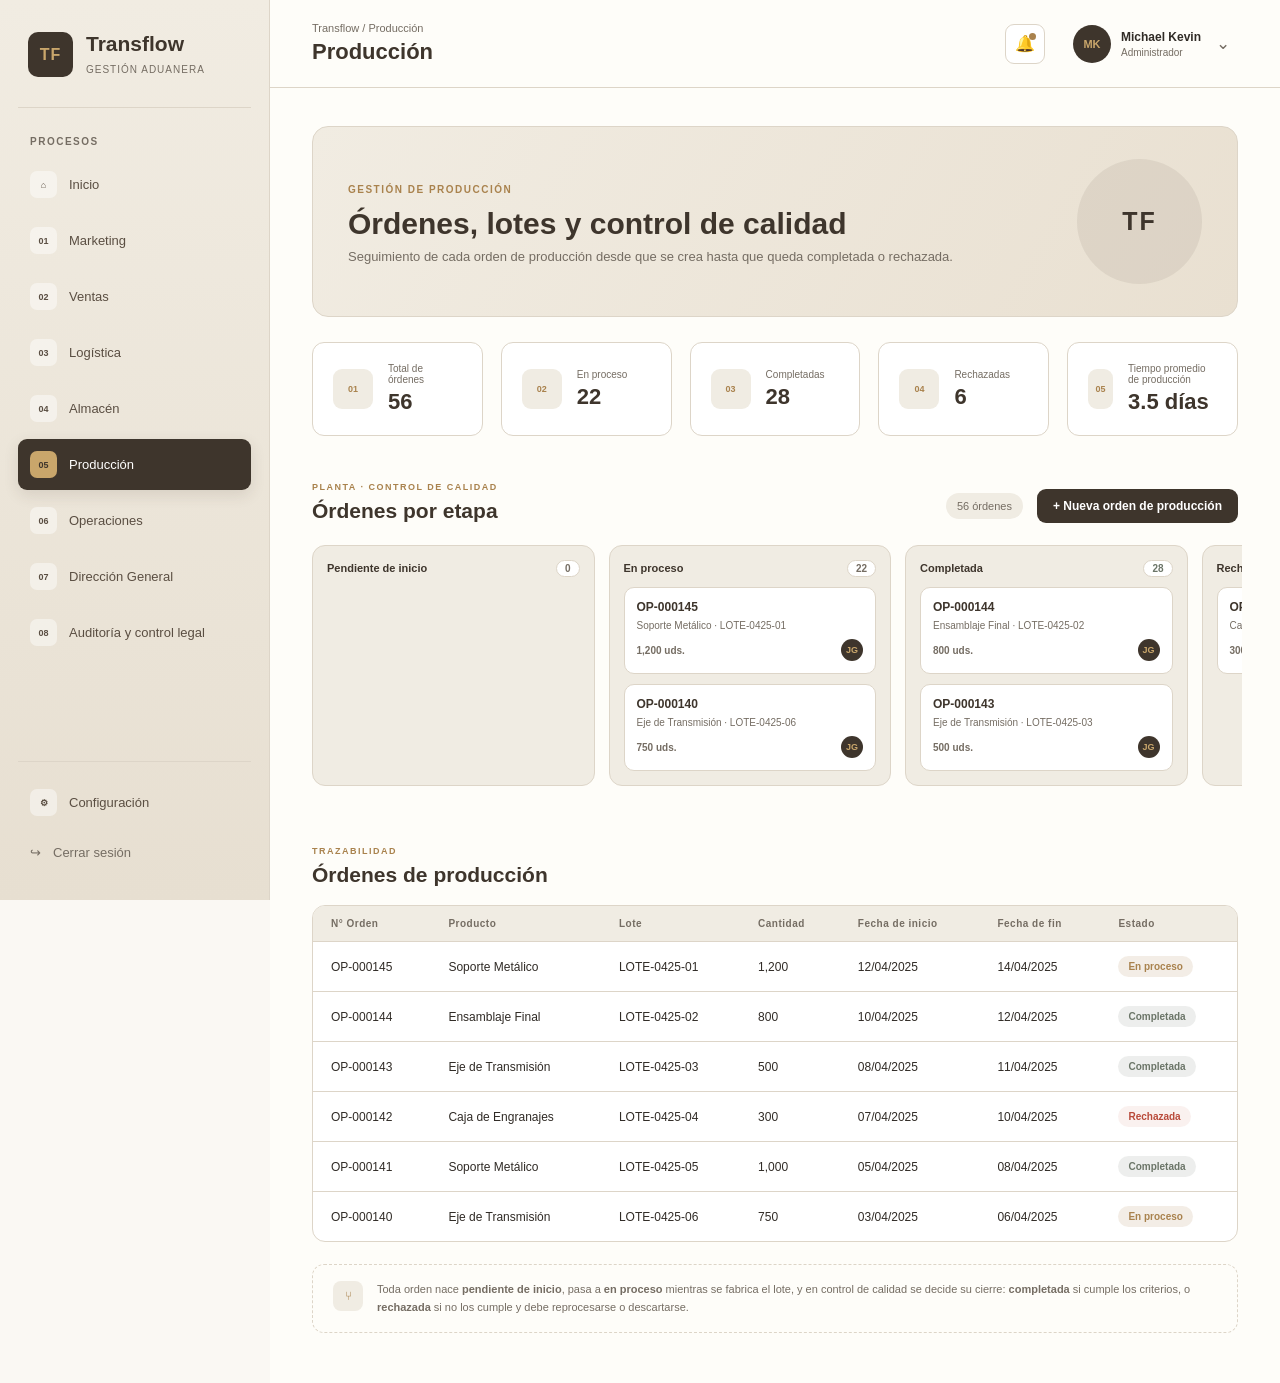
<file: TrasAduanas/frontend/html/produccion.html>
<!DOCTYPE html>
<html lang="es">
<head>
    <meta charset="UTF-8">
    <meta name="viewport" content="width=device-width, initial-scale=1.0">

    <title>Transflow | Producción</title>
    <link rel="stylesheet" href="../css/base.css">
    <link rel="stylesheet" href="../css/layout.css">
    <link rel="stylesheet" href="../css/componentes.css">
    <link rel="stylesheet" href="../css/modulos/produccion.css">
</head>
<body>

    <div class="app">

        <div id="layout-sidebar"></div>


        <main class="main">

            <!-- HEADER -->
            <div id="layout-topbar"></div>


            <section class="content">

                <!-- BIENVENIDA -->
                <div class="welcome">

                    <div>

                        <span class="welcome-label">
                            GESTIÓN DE PRODUCCIÓN
                        </span>

                        <h1>
                            Órdenes, lotes y control de calidad
                        </h1>

                        <p>
                            Seguimiento de cada orden de producción desde que
                            se crea hasta que queda completada o rechazada.
                        </p>

                    </div>

                    <div class="welcome-decoration">
                        TF
                    </div>

                </div>

                <div class="summary summary-produccion">

                    <div class="summary-card">

                        <div class="summary-icon">
                            01
                        </div>

                        <div>
                            <span>Total de órdenes</span>
                            <strong id="kpi-total">56</strong>
                        </div>

                    </div>


                    <div class="summary-card">

                        <div class="summary-icon">
                            02
                        </div>

                        <div>
                            <span>En proceso</span>
                            <strong id="kpi-proceso">22</strong>
                        </div>

                    </div>


                    <div class="summary-card">

                        <div class="summary-icon">
                            03
                        </div>

                        <div>
                            <span>Completadas</span>
                            <strong id="kpi-completada">28</strong>
                        </div>

                    </div>


                    <div class="summary-card">

                        <div class="summary-icon">
                            04
                        </div>

                        <div>
                            <span>Rechazadas</span>
                            <strong id="kpi-rechazada">6</strong>
                        </div>

                    </div>


                    <div class="summary-card">

                        <div class="summary-icon">
                            05
                        </div>

                        <div>
                            <span>Tiempo promedio de producción</span>
                            <strong id="kpi-tiempo">3.5 días</strong>
                        </div>

                    </div>

                </div>

                <div class="section-header">

                    <div>
                        <span class="section-label">
                            PLANTA · CONTROL DE CALIDAD
                        </span>

                        <h2>
                            Órdenes por etapa
                        </h2>
                    </div>

                    <div class="pipeline-actions">

                        <span class="process-count">
                            <span id="ordenes-count">56</span> órdenes
                        </span>

                        <button class="btn-nueva" id="btnNuevaOrden" type="button">
                            + Nueva orden de producción
                        </button>

                    </div>

                </div>


                <div class="pipeline-scroll">

                    <div class="pipeline">

                        <!-- ETAPA 1 -->
                        <div class="pipeline-stage" data-stage="pendiente">

                            <div class="pipeline-stage-head">
                                <h4>Pendiente de inicio</h4>
                                <span class="pipeline-stage-count" id="count-pendiente">0</span>
                            </div>

                        </div>


                        <!-- ETAPA 2 -->
                        <div class="pipeline-stage" data-stage="proceso">

                            <div class="pipeline-stage-head">
                                <h4>En proceso</h4>
                                <span class="pipeline-stage-count" id="count-proceso">22</span>
                            </div>

                            <div class="pipeline-card">
                                <strong>OP-000145</strong>
                                <span>Soporte Metálico · LOTE-0425-01</span>

                                <div class="pipeline-card-foot">
                                    <span class="pipeline-amount">1,200 uds.</span>
                                    <div class="pipeline-owner">JG</div>
                                </div>
                            </div>

                            <div class="pipeline-card">
                                <strong>OP-000140</strong>
                                <span>Eje de Transmisión · LOTE-0425-06</span>

                                <div class="pipeline-card-foot">
                                    <span class="pipeline-amount">750 uds.</span>
                                    <div class="pipeline-owner">JG</div>
                                </div>
                            </div>

                        </div>


                        <!-- ETAPA 3 -->
                        <div class="pipeline-stage is-ganada" data-stage="completada">

                            <div class="pipeline-stage-head">
                                <h4>Completada</h4>
                                <span class="pipeline-stage-count" id="count-completada">28</span>
                            </div>

                            <div class="pipeline-card">
                                <strong>OP-000144</strong>
                                <span>Ensamblaje Final · LOTE-0425-02</span>

                                <div class="pipeline-card-foot">
                                    <span class="pipeline-amount">800 uds.</span>
                                    <div class="pipeline-owner">JG</div>
                                </div>
                            </div>

                            <div class="pipeline-card">
                                <strong>OP-000143</strong>
                                <span>Eje de Transmisión · LOTE-0425-03</span>

                                <div class="pipeline-card-foot">
                                    <span class="pipeline-amount">500 uds.</span>
                                    <div class="pipeline-owner">JG</div>
                                </div>
                            </div>

                        </div>


                        <!-- ETAPA 4 -->
                        <div class="pipeline-stage is-perdida" data-stage="rechazada">

                            <div class="pipeline-stage-head">
                                <h4>Rechazada</h4>
                                <span class="pipeline-stage-count" id="count-rechazada">6</span>
                            </div>

                            <div class="pipeline-card">
                                <strong>OP-000142</strong>
                                <span>Caja de Engranajes · LOTE-0425-04</span>

                                <div class="pipeline-card-foot">
                                    <span class="pipeline-amount">300 uds.</span>
                                    <div class="pipeline-owner">JG</div>
                                </div>
                            </div>

                        </div>

                    </div>

                </div>

                <div class="section-header">

                    <div>
                        <span class="section-label">
                            TRAZABILIDAD
                        </span>

                        <h2>
                            Órdenes de producción
                        </h2>
                    </div>

                </div>

                <div class="opps-table-wrapper">

                    <table class="opps-table">

                        <thead>
                            <tr>
                                <th>N° Orden</th>
                                <th>Producto</th>
                                <th>Lote</th>
                                <th>Cantidad</th>
                                <th>Fecha de inicio</th>
                                <th>Fecha de fin</th>
                                <th>Estado</th>
                            </tr>
                        </thead>

                        <tbody id="ordenes-tbody">

                            <tr>
                                <td>OP-000145</td>
                                <td>Soporte Metálico</td>
                                <td>LOTE-0425-01</td>
                                <td>1,200</td>
                                <td>12/04/2025</td>
                                <td>14/04/2025</td>
                                <td><span class="stage-badge is-negociacion">En proceso</span></td>
                            </tr>

                            <tr>
                                <td>OP-000144</td>
                                <td>Ensamblaje Final</td>
                                <td>LOTE-0425-02</td>
                                <td>800</td>
                                <td>10/04/2025</td>
                                <td>12/04/2025</td>
                                <td><span class="stage-badge is-ganada">Completada</span></td>
                            </tr>

                            <tr>
                                <td>OP-000143</td>
                                <td>Eje de Transmisión</td>
                                <td>LOTE-0425-03</td>
                                <td>500</td>
                                <td>08/04/2025</td>
                                <td>11/04/2025</td>
                                <td><span class="stage-badge is-ganada">Completada</span></td>
                            </tr>

                            <tr>
                                <td>OP-000142</td>
                                <td>Caja de Engranajes</td>
                                <td>LOTE-0425-04</td>
                                <td>300</td>
                                <td>07/04/2025</td>
                                <td>10/04/2025</td>
                                <td><span class="stage-badge is-perdida">Rechazada</span></td>
                            </tr>

                            <tr>
                                <td>OP-000141</td>
                                <td>Soporte Metálico</td>
                                <td>LOTE-0425-05</td>
                                <td>1,000</td>
                                <td>05/04/2025</td>
                                <td>08/04/2025</td>
                                <td><span class="stage-badge is-ganada">Completada</span></td>
                            </tr>

                            <tr>
                                <td>OP-000140</td>
                                <td>Eje de Transmisión</td>
                                <td>LOTE-0425-06</td>
                                <td>750</td>
                                <td>03/04/2025</td>
                                <td>06/04/2025</td>
                                <td><span class="stage-badge is-negociacion">En proceso</span></td>
                            </tr>

                        </tbody>

                    </table>

                </div>

                <div class="process-note">

                    <div class="process-note-icon">
                        ⑂
                    </div>

                    <p>
                        Toda orden nace <strong>pendiente de inicio</strong>, pasa a
                        <strong>en proceso</strong> mientras se fabrica el lote, y en
                        control de calidad se decide su cierre: <strong>completada</strong>
                        si cumple los criterios, o <strong>rechazada</strong> si no los
                        cumple y debe reprocesarse o descartarse.
                    </p>

                </div>

            </section>

        </main>

    </div>

    <div class="modal-overlay" id="modalOverlay">

        <div class="modal">

            <div class="modal-head">
                <h3>Nueva orden de producción</h3>
                <button type="button" class="modal-close" id="btnCerrarModal">✕</button>
            </div>

            <form id="formOrden">

                <div class="form-field">
                    <label for="campoProducto">Producto</label>
                    <input type="text" id="campoProducto" name="producto" placeholder="Ej. Soporte Metálico" required>
                </div>

                <div class="form-row">

                    <div class="form-field">
                        <label for="campoLote">Lote</label>
                        <input type="text" id="campoLote" name="lote" placeholder="Ej. LOTE-0425-07" required>
                    </div>

                    <div class="form-field">
                        <label for="campoCantidad">Cantidad</label>
                        <input type="number" id="campoCantidad" name="cantidad" min="1" step="1" placeholder="0" required>
                    </div>

                </div>

                <div class="form-row">

                    <div class="form-field">
                        <label for="campoInicio">Fecha de inicio</label>
                        <input type="date" id="campoInicio" name="inicio" required>
                    </div>

                    <div class="form-field">
                        <label for="campoFin">Fecha de fin estimada</label>
                        <input type="date" id="campoFin" name="fin" required>
                    </div>

                </div>

                <div class="form-field">
                    <label for="campoEtapa">Etapa</label>
                    <select id="campoEtapa" name="etapa" required>
                        <option value="pendiente">Pendiente de inicio</option>
                        <option value="proceso" selected>En proceso</option>
                        <option value="completada">Completada</option>
                        <option value="rechazada">Rechazada</option>
                    </select>
                </div>

                <div class="modal-actions">
                    <button type="button" class="btn-secundario" id="btnCancelarModal">Cancelar</button>
                    <button type="submit" class="btn-nueva">Guardar orden</button>
                </div>

            </form>

        </div>

    </div>


    <script src="../js/layout.js"></script>
    <script src="../js/utils.js"></script>
    <script src="../js/modal.js"></script>
    <script src="../js/modulos/produccion.js"></script>

</body>
</html>
</file>
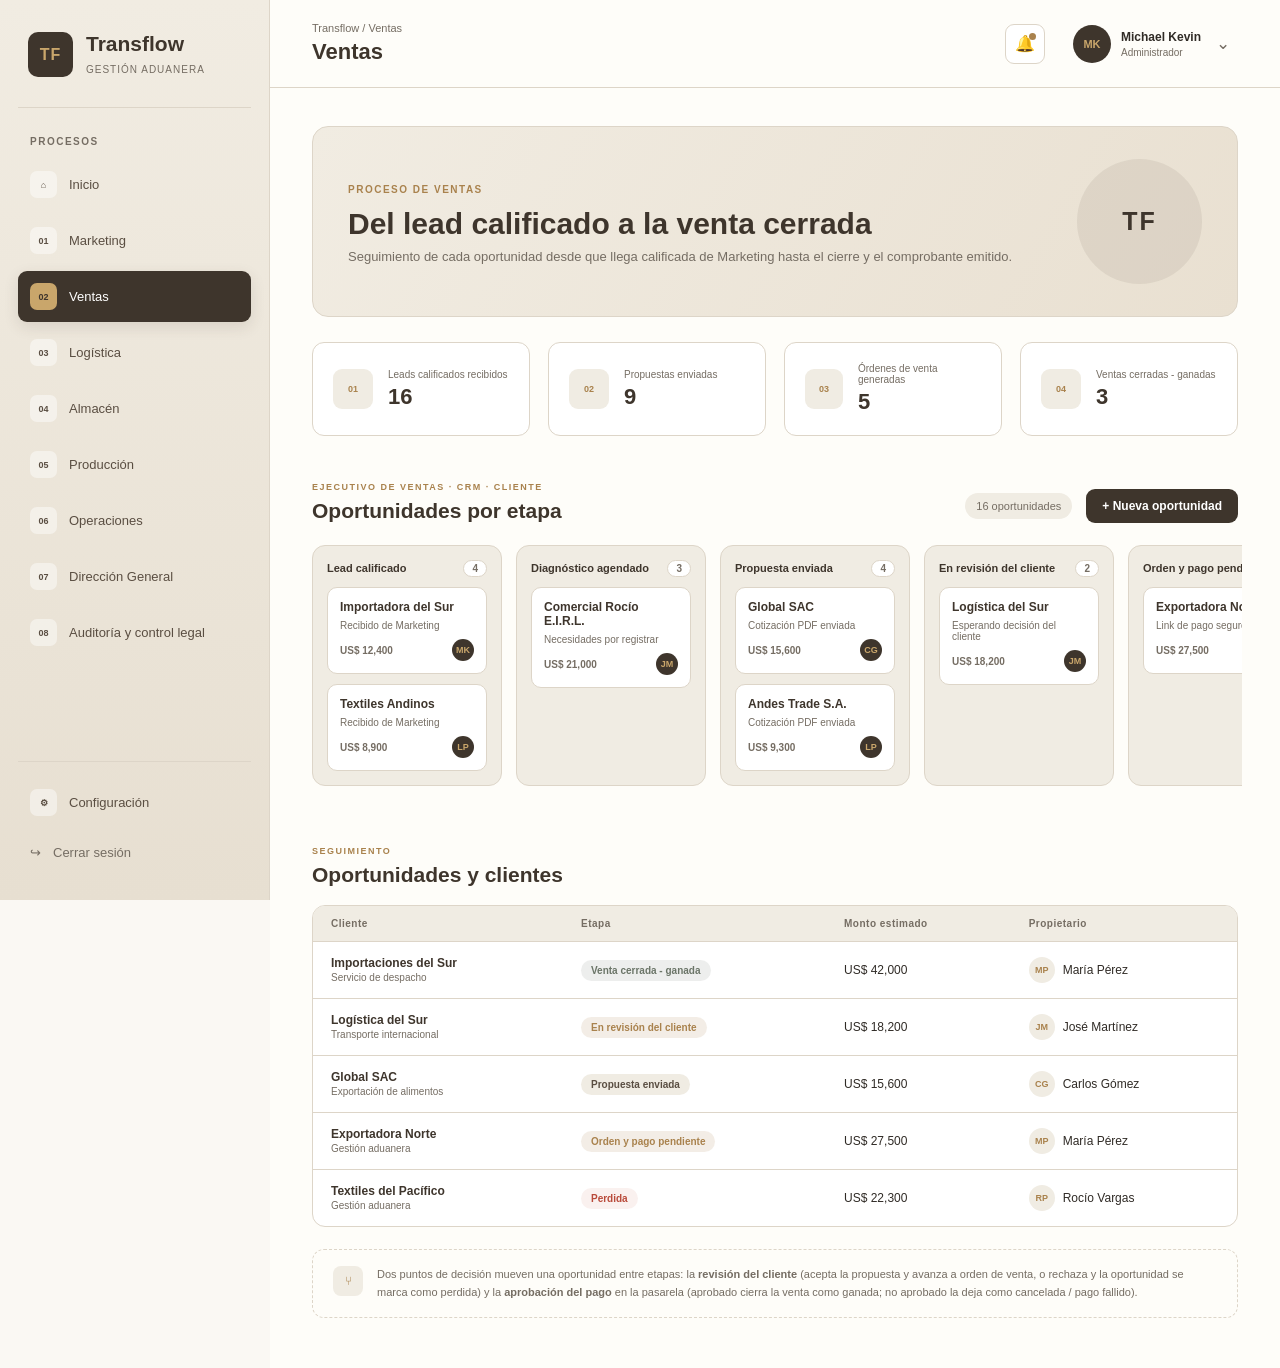
<file: TrasAduanas/frontend/html/ventas.html>
<!DOCTYPE html>
<html lang="es">
<head>
    <meta charset="UTF-8">
    <meta name="viewport" content="width=device-width, initial-scale=1.0">

    <title>Transflow | Ventas</title>
    <link rel="stylesheet" href="../css/base.css">
    <link rel="stylesheet" href="../css/layout.css">
    <link rel="stylesheet" href="../css/componentes.css">
    <link rel="stylesheet" href="../css/modulos/ventas.css">
</head>
<body>

    <div class="app">

        <div id="layout-sidebar"></div>


        <main class="main">

            <!-- HEADER -->
            <div id="layout-topbar"></div>

            <section class="content">

                <!-- BIENVENIDA -->
                <div class="welcome">

                    <div>

                        <span class="welcome-label">
                            PROCESO DE VENTAS
                        </span>

                        <h1>
                            Del lead calificado a la venta cerrada
                        </h1>

                        <p>
                            Seguimiento de cada oportunidad desde que llega calificada
                            de Marketing hasta el cierre y el comprobante emitido.
                        </p>

                    </div>

                    <div class="welcome-decoration">
                        TF
                    </div>

                </div>

                <div class="summary">

                    <div class="summary-card">

                        <div class="summary-icon">
                            01
                        </div>

                        <div>
                            <span>Leads calificados recibidos</span>
                            <strong id="kpi-lead">16</strong>
                        </div>

                    </div>


                    <div class="summary-card">

                        <div class="summary-icon">
                            02
                        </div>

                        <div>
                            <span>Propuestas enviadas</span>
                            <strong id="kpi-propuesta">9</strong>
                        </div>

                    </div>


                    <div class="summary-card">

                        <div class="summary-icon">
                            03
                        </div>

                        <div>
                            <span>Órdenes de venta generadas</span>
                            <strong id="kpi-pago">5</strong>
                        </div>

                    </div>


                    <div class="summary-card">

                        <div class="summary-icon">
                            04
                        </div>

                        <div>
                            <span>Ventas cerradas - ganadas</span>
                            <strong id="kpi-ganada">3</strong>
                        </div>

                    </div>

                </div>

                <div class="section-header">

                    <div>
                        <span class="section-label">
                            EJECUTIVO DE VENTAS · CRM · CLIENTE
                        </span>

                        <h2>
                            Oportunidades por etapa
                        </h2>
                    </div>

                    <div class="pipeline-actions">

                        <span class="process-count">
                            <span id="opps-count">16</span> oportunidades
                        </span>

                        <button class="btn-nueva" id="btnNuevaOportunidad" type="button">
                            + Nueva oportunidad
                        </button>

                    </div>

                </div>


                <div class="pipeline-scroll">

                    <div class="pipeline">

                        <!-- ETAPA 1 -->
                        <div class="pipeline-stage" data-stage="lead">

                            <div class="pipeline-stage-head">
                                <h4>Lead calificado</h4>
                                <span class="pipeline-stage-count" id="count-lead">4</span>
                            </div>

                            <div class="pipeline-card">
                                <strong>Importadora del Sur</strong>
                                <span>Recibido de Marketing</span>

                                <div class="pipeline-card-foot">
                                    <span class="pipeline-amount">US$ 12,400</span>
                                    <div class="pipeline-owner">MK</div>
                                </div>
                            </div>

                            <div class="pipeline-card">
                                <strong>Textiles Andinos</strong>
                                <span>Recibido de Marketing</span>

                                <div class="pipeline-card-foot">
                                    <span class="pipeline-amount">US$ 8,900</span>
                                    <div class="pipeline-owner">LP</div>
                                </div>
                            </div>

                        </div>


                        <!-- ETAPA 2 -->
                        <div class="pipeline-stage" data-stage="diagnostico">

                            <div class="pipeline-stage-head">
                                <h4>Diagnóstico agendado</h4>
                                <span class="pipeline-stage-count" id="count-diagnostico">3</span>
                            </div>

                            <div class="pipeline-card">
                                <strong>Comercial Rocío E.I.R.L.</strong>
                                <span>Necesidades por registrar</span>

                                <div class="pipeline-card-foot">
                                    <span class="pipeline-amount">US$ 21,000</span>
                                    <div class="pipeline-owner">JM</div>
                                </div>
                            </div>

                        </div>


                        <!-- ETAPA 3 -->
                        <div class="pipeline-stage" data-stage="propuesta">

                            <div class="pipeline-stage-head">
                                <h4>Propuesta enviada</h4>
                                <span class="pipeline-stage-count" id="count-propuesta">4</span>
                            </div>

                            <div class="pipeline-card">
                                <strong>Global SAC</strong>
                                <span>Cotización PDF enviada</span>

                                <div class="pipeline-card-foot">
                                    <span class="pipeline-amount">US$ 15,600</span>
                                    <div class="pipeline-owner">CG</div>
                                </div>
                            </div>

                            <div class="pipeline-card">
                                <strong>Andes Trade S.A.</strong>
                                <span>Cotización PDF enviada</span>

                                <div class="pipeline-card-foot">
                                    <span class="pipeline-amount">US$ 9,300</span>
                                    <div class="pipeline-owner">LP</div>
                                </div>
                            </div>

                        </div>


                        <!-- ETAPA 4 -->
                        <div class="pipeline-stage" data-stage="revision">

                            <div class="pipeline-stage-head">
                                <h4>En revisión del cliente</h4>
                                <span class="pipeline-stage-count" id="count-revision">2</span>
                            </div>

                            <div class="pipeline-card">
                                <strong>Logística del Sur</strong>
                                <span>Esperando decisión del cliente</span>

                                <div class="pipeline-card-foot">
                                    <span class="pipeline-amount">US$ 18,200</span>
                                    <div class="pipeline-owner">JM</div>
                                </div>
                            </div>

                        </div>


                        <!-- ETAPA 5 -->
                        <div class="pipeline-stage" data-stage="pago">

                            <div class="pipeline-stage-head">
                                <h4>Orden y pago pendiente</h4>
                                <span class="pipeline-stage-count" id="count-pago">1</span>
                            </div>

                            <div class="pipeline-card">
                                <strong>Exportadora Norte</strong>
                                <span>Link de pago seguro enviado</span>

                                <div class="pipeline-card-foot">
                                    <span class="pipeline-amount">US$ 27,500</span>
                                    <div class="pipeline-owner">MP</div>
                                </div>
                            </div>

                        </div>


                        <!-- ETAPA 6 -->
                        <div class="pipeline-stage is-ganada" data-stage="ganada">

                            <div class="pipeline-stage-head">
                                <h4>Venta cerrada - ganada</h4>
                                <span class="pipeline-stage-count" id="count-ganada">3</span>
                            </div>

                            <div class="pipeline-card">
                                <strong>Importaciones del Sur</strong>
                                <span>Pago aprobado · comprobante emitido</span>

                                <div class="pipeline-card-foot">
                                    <span class="pipeline-amount">US$ 42,000</span>
                                    <div class="pipeline-owner">MP</div>
                                </div>
                            </div>

                        </div>


                        <!-- ETAPA 7 -->
                        <div class="pipeline-stage is-perdida" data-stage="perdida">

                            <div class="pipeline-stage-head">
                                <h4>Perdida / cancelada</h4>
                                <span class="pipeline-stage-count" id="count-perdida">2</span>
                            </div>

                            <div class="pipeline-card">
                                <strong>Textiles del Pacífico</strong>
                                <span>Cliente rechazó la propuesta</span>

                                <div class="pipeline-card-foot">
                                    <span class="pipeline-amount">US$ 22,300</span>
                                    <div class="pipeline-owner">RP</div>
                                </div>
                            </div>

                        </div>

                    </div>

                </div>

                <div class="section-header">

                    <div>
                        <span class="section-label">
                            SEGUIMIENTO
                        </span>

                        <h2>
                            Oportunidades y clientes
                        </h2>
                    </div>

                </div>

                <div class="opps-table-wrapper">

                    <table class="opps-table">

                        <thead>
                            <tr>
                                <th>Cliente</th>
                                <th>Etapa</th>
                                <th>Monto estimado</th>
                                <th>Propietario</th>
                            </tr>
                        </thead>

                        <tbody id="opps-tbody">

                            <tr>
                                <td class="opps-cliente">
                                    <strong>Importaciones del Sur</strong>
                                    <span>Servicio de despacho</span>
                                </td>
                                <td><span class="stage-badge is-ganada">Venta cerrada - ganada</span></td>
                                <td>US$ 42,000</td>
                                <td>
                                    <div class="opps-owner">
                                        <div class="opps-owner-avatar">MP</div>
                                        María Pérez
                                    </div>
                                </td>
                            </tr>

                            <tr>
                                <td class="opps-cliente">
                                    <strong>Logística del Sur</strong>
                                    <span>Transporte internacional</span>
                                </td>
                                <td><span class="stage-badge is-negociacion">En revisión del cliente</span></td>
                                <td>US$ 18,200</td>
                                <td>
                                    <div class="opps-owner">
                                        <div class="opps-owner-avatar">JM</div>
                                        José Martínez
                                    </div>
                                </td>
                            </tr>

                            <tr>
                                <td class="opps-cliente">
                                    <strong>Global SAC</strong>
                                    <span>Exportación de alimentos</span>
                                </td>
                                <td><span class="stage-badge">Propuesta enviada</span></td>
                                <td>US$ 15,600</td>
                                <td>
                                    <div class="opps-owner">
                                        <div class="opps-owner-avatar">CG</div>
                                        Carlos Gómez
                                    </div>
                                </td>
                            </tr>

                            <tr>
                                <td class="opps-cliente">
                                    <strong>Exportadora Norte</strong>
                                    <span>Gestión aduanera</span>
                                </td>
                                <td><span class="stage-badge is-negociacion">Orden y pago pendiente</span></td>
                                <td>US$ 27,500</td>
                                <td>
                                    <div class="opps-owner">
                                        <div class="opps-owner-avatar">MP</div>
                                        María Pérez
                                    </div>
                                </td>
                            </tr>

                            <tr>
                                <td class="opps-cliente">
                                    <strong>Textiles del Pacífico</strong>
                                    <span>Gestión aduanera</span>
                                </td>
                                <td><span class="stage-badge is-perdida">Perdida</span></td>
                                <td>US$ 22,300</td>
                                <td>
                                    <div class="opps-owner">
                                        <div class="opps-owner-avatar">RP</div>
                                        Rocío Vargas
                                    </div>
                                </td>
                            </tr>

                        </tbody>

                    </table>

                </div>

                <div class="process-note">

                    <div class="process-note-icon">
                        ⑂
                    </div>

                    <p>
                        Dos puntos de decisión mueven una oportunidad entre etapas:
                        la <strong>revisión del cliente</strong> (acepta la propuesta
                        y avanza a orden de venta, o rechaza y la oportunidad se
                        marca como perdida) y la <strong>aprobación del pago</strong>
                        en la pasarela (aprobado cierra la venta como ganada;
                        no aprobado la deja como cancelada / pago fallido).
                    </p>

                </div>

            </section>

        </main>

    </div>

    <div class="modal-overlay" id="modalOverlay">

        <div class="modal">

            <div class="modal-head">
                <h3>Nueva oportunidad</h3>
                <button type="button" class="modal-close" id="btnCerrarModal">✕</button>
            </div>

            <form id="formOportunidad">

                <div class="form-field">
                    <label for="campoCliente">Cliente</label>
                    <input type="text" id="campoCliente" name="cliente" placeholder="Ej. Importadora del Sur" required>
                </div>

                <div class="form-field">
                    <label for="campoDetalle">Servicio / detalle</label>
                    <input type="text" id="campoDetalle" name="detalle" placeholder="Ej. Servicio de despacho" required>
                </div>

                <div class="form-row">

                    <div class="form-field">
                        <label for="campoEtapa">Etapa</label>
                        <select id="campoEtapa" name="etapa" required>
                            <option value="lead">Lead calificado</option>
                            <option value="diagnostico">Diagnóstico agendado</option>
                            <option value="propuesta">Propuesta enviada</option>
                            <option value="revision">En revisión del cliente</option>
                            <option value="pago">Orden y pago pendiente</option>
                            <option value="ganada">Venta cerrada - ganada</option>
                            <option value="perdida">Perdida / cancelada</option>
                        </select>
                    </div>

                    <div class="form-field">
                        <label for="campoMonto">Monto estimado (US$)</label>
                        <input type="number" id="campoMonto" name="monto" min="0" step="1" placeholder="0" required>
                    </div>

                </div>

                <div class="form-field">
                    <label for="campoPropietario">Propietario</label>
                    <input type="text" id="campoPropietario" name="propietario" placeholder="Ej. María Pérez" required>
                </div>

                <div class="modal-actions">
                    <button type="button" class="btn-secundario" id="btnCancelarModal">Cancelar</button>
                    <button type="submit" class="btn-nueva">Guardar oportunidad</button>
                </div>

            </form>

        </div>

    </div>


    <script src="../js/layout.js"></script>
    <script src="../js/utils.js"></script>
    <script src="../js/modal.js"></script>
    <script src="../js/modulos/ventas.js"></script>

</body>
</html>
</file>
<file: TrasAduanas/frontend/css/base.css>
/* =========================================================
   BASE
   Variables de diseno, reset y tipografia.
   Unico lugar donde se declaran los colores del sistema.
   ========================================================= */

/* =========================================
   VARIABLES
========================================= */

:root {

    --color-tinta: #3E352C;
    --color-tinta-suave: #5A4E42;

    --color-ambar: #C9A66B;
    --color-ambar-oscuro: #A9824D;

    --color-papel: #FAF8F3;
    --color-papel-hundido: #F0ECE3;

    --color-teal: #6B7568;

    --color-texto: #302B26;
    --color-texto-suave: #756D63;

    --color-borde: #DDD5C8;

    --color-blanco: #FFFFFF;

    --sidebar-width: 270px;


    /* Variables aportadas por los modulos */
    --color-perdida: #B94A3A;
    --color-perdida-suave: rgba(185, 74, 58, 0.08);
    --color-ganada: var(--color-teal);
    --color-ganada-suave: rgba(107, 117, 104, 0.12);
    --tinte-teal: #EEF1EE;
    --tinte-ambar: #F7EFE0;
    --tinte-neutro: var(--color-papel-hundido);
    --color-programada: #6E7C8C;
    --color-programada-suave: rgba(110, 124, 140, 0.14);
}

/* =========================================
   RESET
========================================= */

* {
    margin: 0;
    padding: 0;
    box-sizing: border-box;
}

body {
    font-family: Arial, Helvetica, sans-serif;
    background: var(--color-papel);
    color: var(--color-texto);
}
</file>
<file: TrasAduanas/frontend/css/layout.css>
/* =========================================================
   LAYOUT
   Estructura de la aplicacion: sidebar, topbar, menu de
   cuenta y bloques generales de contenido.
   ========================================================= */

/* =========================================
   APP
========================================= */

.app {
    display: flex;
    min-height: 100vh;
}

/* =========================================
   SIDEBAR
========================================= */

.sidebar {
    width: var(--sidebar-width);
    min-height: 100vh;

    background:
        linear-gradient(
            180deg,
            #F1ECE2 0%,
            #E7DFD1 100%
        );

    border-right: 1px solid var(--color-borde);

    display: flex;
    flex-direction: column;

    padding: 28px 18px;

    position: fixed;
    left: 0;
    top: 0;
    bottom: 0;
}

/* =========================================
   LOGO
========================================= */

.logo-container {
    display: flex;
    align-items: center;
    gap: 13px;

    padding: 4px 10px 30px;

    border-bottom: 1px solid var(--color-borde);
}

.logo-icon {
    width: 45px;
    height: 45px;

    background: var(--color-tinta);

    color: var(--color-ambar);

    display: flex;
    align-items: center;
    justify-content: center;

    border-radius: 10px;

    font-size: 16px;
    font-weight: 700;
    letter-spacing: 1px;
}

.logo-text h1 {
    font-size: 21px;
    color: var(--color-tinta);

    margin-bottom: 3px;
}

.logo-text span {
    font-size: 10px;

    color: var(--color-texto-suave);

    text-transform: uppercase;
    letter-spacing: 1px;
}

/* =========================================
   MENU
========================================= */

.menu {
    margin-top: 28px;
    flex: 1;
}

.menu-title {
    font-size: 10px;
    font-weight: 700;

    color: var(--color-texto-suave);

    letter-spacing: 1.5px;

    padding: 0 12px;
    margin-bottom: 12px;
}

.menu-item {
    display: flex;
    align-items: center;

    gap: 12px;

    width: 100%;

    padding: 12px 12px;

    margin-bottom: 5px;

    color: var(--color-tinta-suave);

    text-decoration: none;

    border-radius: 9px;

    font-size: 13px;

    transition: all 0.2s ease;
}

.menu-item:hover {
    background: rgba(255, 255, 255, 0.65);

    color: var(--color-tinta);

    transform: translateX(2px);
}

.menu-item.active {
    background: var(--color-tinta);

    color: var(--color-blanco);

    box-shadow: 0 5px 15px rgba(62, 53, 44, 0.12);
}

.menu-icon {
    width: 27px;
    height: 27px;

    display: flex;
    align-items: center;
    justify-content: center;

    border-radius: 7px;

    background: rgba(255, 255, 255, 0.45);

    font-size: 9px;
    font-weight: 700;

    flex-shrink: 0;
}

.menu-item.active .menu-icon {
    background: var(--color-ambar);
    color: var(--color-tinta);
}

/* =========================================
   SIDEBAR INFERIOR
========================================= */

.sidebar-bottom {
    border-top: 1px solid var(--color-borde);

    padding-top: 15px;
}

.logout-button {
    width: 100%;

    border: none;

    background: transparent;

    color: var(--color-texto-suave);

    display: flex;
    align-items: center;

    gap: 12px;

    padding: 12px;

    border-radius: 9px;

    cursor: pointer;

    font-size: 13px;

    text-align: left;
}

.logout-button:hover {
    background: rgba(185, 74, 58, 0.08);

    color: #B94A3A;
}

/* =========================================
   MAIN
========================================= */

.main {
    margin-left: var(--sidebar-width);

    width: calc(100% - var(--sidebar-width));

    min-height: 100vh;

    background: #FEFDF9;
}

/* =========================================
   TOPBAR
========================================= */

.topbar {
    height: 88px;

    padding: 0 42px;

    border-bottom: 1px solid var(--color-borde);

    display: flex;

    align-items: center;

    justify-content: space-between;

    background: rgba(254, 253, 249, 0.95);
}

.breadcrumb {
    display: block;

    font-size: 11px;

    color: var(--color-texto-suave);

    margin-bottom: 5px;
}

.page-title h2 {
    font-size: 22px;

    color: var(--color-tinta);
}

/* =========================================
   TOPBAR RIGHT
========================================= */

.topbar-right {
    display: flex;
    align-items: center;

    gap: 20px;
}

/* NOTIFICACIONES */

.notification-button {
    position: relative;

    width: 40px;
    height: 40px;

    border: 1px solid var(--color-borde);

    border-radius: 9px;

    background: var(--color-blanco);

    cursor: pointer;

    font-size: 16px;
}

.notification-dot {
    position: absolute;

    width: 7px;
    height: 7px;

    background: var(--color-ambar-oscuro);

    border-radius: 50%;

    top: 8px;
    right: 8px;
}

/* =========================================
   CUENTA
========================================= */

.account {
    position: relative;

    display: flex;
    align-items: center;

    gap: 10px;

    cursor: pointer;

    padding: 6px 8px;

    border-radius: 10px;
}

.account:hover {
    background: var(--color-papel-hundido);
}

.account-avatar {
    width: 38px;
    height: 38px;

    background: var(--color-tinta);

    color: var(--color-ambar);

    border-radius: 50%;

    display: flex;
    align-items: center;
    justify-content: center;

    font-size: 11px;
    font-weight: 700;
}

.account-avatar.large {
    width: 42px;
    height: 42px;
}

.account-info {
    display: flex;
    flex-direction: column;

    gap: 3px;
}

.account-info strong {
    font-size: 12px;
}

.account-info span {
    font-size: 10px;

    color: var(--color-texto-suave);
}

.account-arrow {
    font-size: 17px;

    color: var(--color-texto-suave);

    margin-left: 5px;
}

/* =========================================
   MENU DE CUENTA
========================================= */

.account-menu {
    display: none;

    position: absolute;

    top: 53px;
    right: 0;

    width: 235px;

    background: var(--color-blanco);

    border: 1px solid var(--color-borde);

    border-radius: 12px;

    padding: 15px;

    box-shadow: 0 12px 30px rgba(62, 53, 44, 0.12);

    z-index: 100;
}

.account-menu.show {
    display: block;
}

.account-menu-header {
    display: flex;

    align-items: center;

    gap: 10px;

    padding: 5px;
}

.account-menu-header strong {
    display: block;

    font-size: 12px;

    margin-bottom: 3px;
}

.account-menu-header span {
    font-size: 10px;

    color: var(--color-texto-suave);
}

.account-menu hr {
    border: none;

    border-top: 1px solid var(--color-borde);

    margin: 12px 0;
}

.account-menu a,
.account-menu button {
    display: block;

    width: 100%;

    padding: 10px;

    border-radius: 7px;

    border: none;

    background: transparent;

    color: var(--color-texto);

    text-decoration: none;

    text-align: left;

    font-size: 12px;

    cursor: pointer;
}

.account-menu a:hover {
    background: var(--color-papel-hundido);
}

.account-menu button:hover {
    background: rgba(185, 74, 58, 0.08);

    color: #B94A3A;
}

/* =========================================
   CONTENT
========================================= */

.content {
    padding: 38px 42px 50px;
}

/* =========================================
   WELCOME
========================================= */

.welcome {
    min-height: 175px;

    padding: 32px 35px;

    border-radius: 16px;

    background:
        linear-gradient(
            120deg,
            #F1ECE2,
            #E9E0D1
        );

    border: 1px solid var(--color-borde);

    display: flex;

    align-items: center;

    justify-content: space-between;

    overflow: hidden;
}

.welcome-label {
    font-size: 10px;

    font-weight: 700;

    letter-spacing: 1.5px;

    color: var(--color-ambar-oscuro);
}

.welcome h1 {
    margin-top: 10px;

    font-size: 30px;

    color: var(--color-tinta);
}

.welcome p {
    margin-top: 8px;

    font-size: 13px;

    color: var(--color-texto-suave);
}

.welcome-decoration {
    width: 125px;
    height: 125px;

    border-radius: 50%;

    background: rgba(62, 53, 44, 0.08);

    color: var(--color-tinta);

    display: flex;

    align-items: center;
    justify-content: center;

    font-size: 25px;

    font-weight: 700;

    letter-spacing: 2px;
}

/* =========================================
   SUMMARY
========================================= */

.summary {
    display: grid;

    grid-template-columns: repeat(4, 1fr);

    gap: 18px;

    margin-top: 25px;
}

.summary-card {
    background: var(--color-blanco);

    border: 1px solid var(--color-borde);

    border-radius: 12px;

    padding: 20px;

    display: flex;

    align-items: center;

    gap: 15px;

    transition: 0.2s ease;
}

.summary-card:hover {
    transform: translateY(-2px);

    box-shadow: 0 7px 20px rgba(62, 53, 44, 0.07);
}

.summary-icon {
    width: 40px;
    height: 40px;

    border-radius: 9px;

    background: var(--color-papel-hundido);

    color: var(--color-ambar-oscuro);

    display: flex;

    align-items: center;
    justify-content: center;

    font-size: 9px;

    font-weight: 700;
}

.summary-card span {
    display: block;

    font-size: 10px;

    color: var(--color-texto-suave);

    margin-bottom: 4px;
}

.summary-card strong {
    font-size: 22px;

    color: var(--color-tinta);
}

/* =========================================
   SECTION HEADER
========================================= */

.section-header {
    display: flex;

    align-items: flex-end;

    justify-content: space-between;

    margin-top: 40px;

    margin-bottom: 18px;
}

.section-label {
    font-size: 9px;

    font-weight: 700;

    color: var(--color-ambar-oscuro);

    letter-spacing: 1.5px;
}

.section-header h2 {
    margin-top: 5px;

    font-size: 21px;

    color: var(--color-tinta);
}

.process-count {
    font-size: 11px;

    color: var(--color-texto-suave);

    background: var(--color-papel-hundido);

    padding: 7px 11px;

    border-radius: 20px;
}

/* =========================================
   PROCESS GRID
========================================= */

.process-grid {
    display: grid;

    grid-template-columns: repeat(2, 1fr);

    gap: 15px;
}

.process-card {
    position: relative;

    min-height: 145px;

    background: var(--color-blanco);

    border: 1px solid var(--color-borde);

    border-radius: 13px;

    padding: 22px;

    display: flex;

    align-items: flex-start;

    gap: 18px;

    text-decoration: none;

    color: inherit;

    transition: all 0.2s ease;

    overflow: hidden;
}

.process-card::before {
    content: "";

    position: absolute;

    left: 0;
    top: 0;
    bottom: 0;

    width: 3px;

    background: var(--color-ambar);

    transform: scaleY(0);

    transform-origin: bottom;

    transition: transform 0.2s ease;
}

.process-card:hover {
    transform: translateY(-3px);

    border-color: #CFC3B1;

    box-shadow: 0 10px 25px rgba(62, 53, 44, 0.08);
}

.process-card:hover::before {
    transform: scaleY(1);
}

.process-number {
    min-width: 42px;
    height: 42px;

    border-radius: 9px;

    background: var(--color-papel-hundido);

    color: var(--color-ambar-oscuro);

    display: flex;

    align-items: center;
    justify-content: center;

    font-size: 10px;

    font-weight: 700;
}

.process-content {
    padding-right: 25px;
}

.process-content h3 {
    font-size: 14px;

    color: var(--color-tinta);

    margin-bottom: 7px;
}

.process-content p {
    font-size: 11px;

    line-height: 1.6;

    color: var(--color-texto-suave);
}

.process-arrow {
    position: absolute;

    right: 20px;
    bottom: 20px;

    color: var(--color-ambar-oscuro);

    font-size: 17px;
}

/* =========================================
   RESPONSIVE
========================================= */

@media (max-width: 1100px) {

    .summary {
        grid-template-columns: repeat(2, 1fr);
    }

    .process-grid {
        grid-template-columns: 1fr;
    }

}

@media (max-width: 800px) {

    .sidebar {
        width: 220px;
    }

    .main {
        margin-left: 220px;

        width: calc(100% - 220px);
    }

    .topbar {
        padding: 0 25px;
    }

    .content {
        padding: 30px 25px;
    }

    .account-info,
    .account-arrow {
        display: none;
    }

}

@media (max-width: 600px) {

    .sidebar {
        width: 70px;

        padding: 20px 10px;
    }

    .logo-container {
        justify-content: center;

        padding: 0 0 20px;
    }

    .logo-text,
    .menu-title,
    .menu-item span:not(.menu-icon),
    .logout-button {
        display: none;
    }

    .menu-item {
        justify-content: center;

        padding: 10px;
    }

    .main {
        margin-left: 70px;

        width: calc(100% - 70px);
    }

    .topbar {
        padding: 0 15px;
    }

    .content {
        padding: 20px 15px;
    }

    .welcome {
        padding: 25px;

        min-height: 150px;
    }

    .welcome h1 {
        font-size: 23px;
    }

    .welcome-decoration {
        display: none;
    }

    .summary {
        grid-template-columns: 1fr;
    }

}
</file>
<file: TrasAduanas/frontend/css/componentes.css>
/* =========================================================
   COMPONENTES COMPARTIDOS
   Modales, formularios, tablas, pipeline, badges y notas.
   Antes estaban repetidos en cada CSS de modulo.
   Si un modulo necesita una variante, la define en
   css/modulos/<modulo>.css, que se carga despues.
   ========================================================= */

/* =========================================
   ACCIONES DEL PIPELINE / BOTÓN NUEVA OPORTUNIDAD
========================================= */

.pipeline-actions {
    display: flex;

    align-items: center;

    gap: 14px;
}

.btn-nueva {
    border: none;

    background: var(--color-tinta);

    color: var(--color-blanco);

    font-size: 12px;

    font-weight: 700;

    padding: 10px 16px;

    border-radius: 9px;

    cursor: pointer;

    transition: 0.2s ease;
}

.btn-nueva:hover {
    background: var(--color-tinta-suave);
}

/* =========================================
   PIPELINE (proceso de ventas por etapas)
========================================= */

.pipeline-scroll {
    overflow-x: auto;

    padding-bottom: 10px;

    margin: 0 -4px;
}

.pipeline {
    display: flex;

    gap: 14px;

    min-width: 1180px;

    padding: 4px;
}

.pipeline-stage {
    flex: 1;

    min-width: 190px;

    background: var(--color-papel-hundido);

    border: 1px solid var(--color-borde);

    border-radius: 13px;

    padding: 14px;

    display: flex;

    flex-direction: column;

    gap: 10px;
}

.pipeline-stage-head {
    display: flex;

    align-items: center;

    justify-content: space-between;
}

.pipeline-stage-head h4 {
    font-size: 11px;

    color: var(--color-tinta);

    line-height: 1.4;
}

.pipeline-stage-count {
    font-size: 10px;

    font-weight: 700;

    color: var(--color-texto-suave);

    background: var(--color-blanco);

    border: 1px solid var(--color-borde);

    border-radius: 20px;

    padding: 2px 8px;

    flex-shrink: 0;
}

.pipeline-stage.is-ganada .pipeline-stage-count {
    color: var(--color-ganada);
}

.pipeline-stage.is-perdida .pipeline-stage-count {
    color: var(--color-perdida);
}

.pipeline-card {
    background: var(--color-blanco);

    border: 1px solid var(--color-borde);

    border-radius: 10px;

    padding: 12px;

    display: flex;

    flex-direction: column;

    gap: 6px;
}

.pipeline-card strong {
    font-size: 12px;

    color: var(--color-tinta);
}

.pipeline-card span {
    font-size: 10px;

    color: var(--color-texto-suave);
}

.pipeline-card-foot {
    display: flex;

    align-items: center;

    justify-content: space-between;

    margin-top: 2px;
}

.pipeline-amount {
    font-size: 11px;

    font-weight: 700;

    color: var(--color-ambar-oscuro);
}

.pipeline-owner {
    width: 22px;
    height: 22px;

    border-radius: 50%;

    background: var(--color-tinta);

    color: var(--color-ambar);

    font-size: 9px;

    font-weight: 700;

    display: flex;

    align-items: center;

    justify-content: center;
}

/* =========================================
   TABLA DE OPORTUNIDADES
========================================= */

.opps-table-wrapper {
    background: var(--color-blanco);

    border: 1px solid var(--color-borde);

    border-radius: 13px;

    overflow: hidden;
}

.opps-table {
    width: 100%;

    border-collapse: collapse;
}

.opps-table th {
    text-align: left;

    font-size: 10px;

    font-weight: 700;

    letter-spacing: 0.5px;

    color: var(--color-texto-suave);

    background: var(--color-papel-hundido);

    padding: 12px 18px;

    border-bottom: 1px solid var(--color-borde);
}

.opps-table td {
    padding: 14px 18px;

    font-size: 12px;

    color: var(--color-texto);

    border-bottom: 1px solid var(--color-borde);
}

.opps-table tr:last-child td {
    border-bottom: none;
}

.opps-cliente strong {
    display: block;

    font-size: 12px;

    color: var(--color-tinta);
}

.opps-cliente span {
    font-size: 10px;

    color: var(--color-texto-suave);
}

.opps-owner {
    display: flex;

    align-items: center;

    gap: 8px;
}

.opps-owner-avatar {
    width: 26px;
    height: 26px;

    border-radius: 50%;

    background: var(--color-papel-hundido);

    color: var(--color-ambar-oscuro);

    font-size: 9px;

    font-weight: 700;

    display: flex;

    align-items: center;

    justify-content: center;

    flex-shrink: 0;
}

/* ETAPA — badge */

.stage-badge {
    display: inline-block;

    font-size: 10px;

    font-weight: 700;

    padding: 5px 10px;

    border-radius: 20px;

    background: var(--color-papel-hundido);

    color: var(--color-tinta-suave);

    white-space: nowrap;
}

.stage-badge.is-negociacion {
    background: rgba(169, 130, 77, 0.14);

    color: var(--color-ambar-oscuro);
}

.stage-badge.is-ganada {
    background: var(--color-ganada-suave);

    color: var(--color-ganada);
}

.stage-badge.is-perdida {
    background: var(--color-perdida-suave);

    color: var(--color-perdida);
}

/* =========================================
   LEYENDA DEL PROCESO (gateways del BPMN)
========================================= */

.process-note {
    margin-top: 22px;

    padding: 16px 20px;

    border: 1px dashed var(--color-borde);

    border-radius: 12px;

    display: flex;

    gap: 14px;

    align-items: flex-start;
}

.process-note-icon {
    width: 30px;
    height: 30px;

    border-radius: 8px;

    background: var(--color-papel-hundido);

    color: var(--color-ambar-oscuro);

    display: flex;

    align-items: center;

    justify-content: center;

    font-size: 12px;

    flex-shrink: 0;
}

.process-note p {
    font-size: 11px;

    line-height: 1.6;

    color: var(--color-texto-suave);
}

/* =========================================
   MODAL: NUEVA OPORTUNIDAD
========================================= */

.modal-overlay {
    display: none;

    position: fixed;

    inset: 0;

    background: rgba(48, 43, 38, 0.45);

    align-items: center;

    justify-content: center;

    padding: 20px;

    z-index: 200;
}

.modal-overlay.show {
    display: flex;
}

.modal {
    width: 100%;

    max-width: 440px;

    background: var(--color-blanco);

    border-radius: 14px;

    padding: 24px;

    box-shadow: 0 20px 45px rgba(62, 53, 44, 0.2);
}

.modal-head {
    display: flex;

    align-items: center;

    justify-content: space-between;

    margin-bottom: 18px;
}

.modal-head h3 {
    font-size: 16px;

    color: var(--color-tinta);
}

.modal-close {
    border: none;

    background: var(--color-papel-hundido);

    color: var(--color-texto-suave);

    width: 28px;
    height: 28px;

    border-radius: 8px;

    cursor: pointer;

    font-size: 12px;
}

.modal-close:hover {
    color: var(--color-perdida);
}

.form-field {
    display: flex;

    flex-direction: column;

    gap: 6px;

    margin-bottom: 14px;
}

.form-row {
    display: grid;

    grid-template-columns: 1fr 1fr;

    gap: 14px;
}

.form-field label {
    font-size: 11px;

    font-weight: 700;

    color: var(--color-texto-suave);
}

.form-field input,
.form-field select {
    border: 1px solid var(--color-borde);

    border-radius: 9px;

    padding: 10px 12px;

    font-size: 13px;

    color: var(--color-texto);

    background: var(--color-papel);

    font-family: inherit;
}

.form-field input:focus,
.form-field select:focus {
    outline: 2px solid var(--color-ambar);

    outline-offset: 1px;
}

.modal-actions {
    display: flex;

    justify-content: flex-end;

    gap: 10px;

    margin-top: 8px;
}

.btn-secundario {
    border: 1px solid var(--color-borde);

    background: var(--color-blanco);

    color: var(--color-texto-suave);

    font-size: 12px;

    font-weight: 700;

    padding: 10px 16px;

    border-radius: 9px;

    cursor: pointer;
}

.btn-secundario:hover {
    background: var(--color-papel-hundido);
}

/* =========================================
   RESUMEN DE 5 TARJETAS (KPIs de envíos)
========================================= */

.summary-logistica {
    grid-template-columns: repeat(5, 1fr);
}

.stage-badge.is-programada {
    background: var(--color-programada-suave);

    color: var(--color-programada);
}

/* =========================================
   BARRA DE PROGRESO
========================================= */

.progress-wrap {
    display: flex;

    align-items: center;

    gap: 10px;
}

.progress-track {
    flex: 1;

    height: 6px;

    border-radius: 6px;

    background: var(--color-papel-hundido);

    overflow: hidden;
}

.progress-fill {
    height: 100%;

    border-radius: 6px;

    background: var(--color-ambar-oscuro);
}

.progress-fill.is-ganada {
    background: var(--color-ganada);
}

.progress-fill.is-perdida {
    background: var(--color-perdida);
}

.progress-label {
    font-size: 10px;

    font-weight: 700;

    color: var(--color-texto-suave);

    min-width: 30px;

    text-align: right;
}


/* --- Responsive compartido --- */

@media (max-width: 480px) {

    .form-row {
        grid-template-columns: 1fr;
    }

}

@media (max-width: 1100px) {

    .summary-logistica {
        grid-template-columns: repeat(2, 1fr);
    }

}

@media (max-width: 600px) {

    .summary-logistica {
        grid-template-columns: 1fr;
    }

}
</file>
<file: TrasAduanas/frontend/css/modulos/almacen.css>
/* =========================================================
   MODULO: ALMACEN
   Solo lo exclusivo de esta pantalla.
   Lo comun vive en base.css, layout.css y componentes.css.
   ========================================================= */

/* =========================================
   RESUMEN DE 5 TARJETAS (KPIs de almacén)
========================================= */

.summary-almacen {
    grid-template-columns: repeat(5, 1fr);
}

@media (max-width: 1100px) {

    .summary-almacen {
        grid-template-columns: repeat(2, 1fr);
    }

}

@media (max-width: 600px) {

    .summary-almacen {
        grid-template-columns: 1fr;
    }

}

/* =========================================
   BADGES DE TIPO DE MOVIMIENTO
========================================= */

.stage-badge.is-entrada {
    background: var(--color-ganada-suave);
    color: var(--color-ganada);
}

.stage-badge.is-salida {
    background: rgba(169, 130, 77, 0.14);
    color: var(--color-ambar-oscuro);
}

/* =========================================
   RESPONSIVE
========================================= */

@media (max-width: 800px) {

    .opps-table {
        min-width: 920px;
    }

    .opps-table-wrapper {
        overflow-x: auto;
    }

}
</file>
<file: TrasAduanas/frontend/css/modulos/auditoria.css>
/* =========================================================
   MODULO: AUDITORIA
   Solo lo exclusivo de esta pantalla.
   Lo comun vive en base.css, layout.css y componentes.css.
   ========================================================= */

/* =========================================
   RESUMEN DE 5 TARJETAS (KPIs de auditoría)
========================================= */

.summary-auditoria {
    grid-template-columns: repeat(5, 1fr);
}

@media (max-width: 1100px) {

    .summary-auditoria {
        grid-template-columns: repeat(2, 1fr);
    }

}

@media (max-width: 600px) {

    .summary-auditoria {
        grid-template-columns: 1fr;
    }

}

/* =========================================
   RESPONSIVE
========================================= */

@media (max-width: 800px) {

    .opps-table {
        min-width: 720px;
    }

    .opps-table-wrapper {
        overflow-x: auto;
    }

}
</file>
<file: TrasAduanas/frontend/css/modulos/direccion.css>
/* =========================================================
   MODULO: DIRECCION
   Solo lo exclusivo de esta pantalla.
   Lo comun vive en base.css, layout.css y componentes.css.
   ========================================================= */

/* =========================================
   RESUMEN DE 5 TARJETAS (KPIs ejecutivos)
========================================= */

.summary-direccion {
    grid-template-columns: repeat(5, 1fr);
}

@media (max-width: 1100px) {

    .summary-direccion {
        grid-template-columns: repeat(2, 1fr);
    }

}

@media (max-width: 600px) {

    .summary-direccion {
        grid-template-columns: 1fr;
    }

}

/* =========================================
   RESPONSIVE
========================================= */

@media (max-width: 800px) {

    .opps-table {
        min-width: 920px;
    }

    .opps-table-wrapper {
        overflow-x: auto;
    }

}
</file>
<file: TrasAduanas/frontend/css/login.css>
/* ===========================================
   TOKENS DE DISEÑO
   =========================================== */

:root {

  --color-tinta: #3E352C;
  --color-tinta-suave: #5A4E42;

  --color-ambar: #C9A66B;
  --color-ambar-oscuro: #A9824D;

  --color-papel: #FAF8F3;
  --color-papel-hundido: #F0ECE3;

  --color-teal: #6B7568;

  --color-texto: #302B26;
  --color-texto-suave: #756D63;

  --color-borde: #DDD5C8;

  --color-error: #B94A3A;
  --color-exito: #65745F;

  --fuente-display: "Fraunces", Georgia, serif;
  --fuente-texto: "Inter", -apple-system, BlinkMacSystemFont, sans-serif;

  --radio-s: 8px;

  --sombra-campo:
    0 1px 3px rgba(62, 53, 44, 0.05);

  --sombra-boton:
    0 8px 20px rgba(62, 53, 44, 0.14);
}


/* ============================================
   BASE
   ============================================ */

* {
  box-sizing: border-box;
}


html,
body {

  margin: 0;
  padding: 0;

  height: 100%;
}


body {

  font-family: var(--fuente-texto);

  color: var(--color-texto);

  background: var(--color-papel);

  -webkit-font-smoothing: antialiased;
}


a {
  color: inherit;
}


button {

  font-family: inherit;

  cursor: pointer;
}


:focus-visible {

  outline: 2px solid var(--color-ambar-oscuro);

  outline-offset: 2px;
}


/* ============================================
   ESTRUCTURA
   ============================================ */

.pantalla {

  min-height: 100vh;

  display: grid;

  grid-template-columns:
    minmax(0, 5fr)
    minmax(0, 6fr);
}


/* ============================================
   PANEL DE MARCA
   ============================================ */

.panel-marca {

  position: relative;

  background:
    linear-gradient(
      160deg,
      #F1ECE2 0%,
      #E7DFD1 100%
    );

  color: var(--color-texto);

  padding: 56px 56px 48px;

  display: flex;

  flex-direction: column;

  justify-content: space-between;

  overflow: hidden;
}


.marca-contenido {

  position: relative;

  z-index: 2;

  max-width: 420px;
}


.marca-logo {

  display: flex;

  align-items: center;

  gap: 10px;

  margin-bottom: 72px;
}


.marca-logo-icono {

  width: 34px;
  height: 34px;

  border-radius: 9px;

  background: var(--color-tinta);

  color: var(--color-papel);

  font-family: var(--fuente-display);

  font-weight: 600;

  font-size: 14px;

  display: flex;

  align-items: center;

  justify-content: center;
}


.marca-logo-texto {

  font-family: var(--fuente-display);

  font-size: 20px;

  font-weight: 600;

  color: var(--color-tinta);
}


.marca-titulo {

  font-family: var(--fuente-display);

  font-weight: 500;

  font-size: clamp(30px, 3.4vw, 42px);

  line-height: 1.18;

  margin: 0 0 20px;

  color: var(--color-tinta);
}


.marca-descripcion {

  font-size: 16px;

  line-height: 1.6;

  color: var(--color-texto-suave);

  margin: 0 0 40px;

  max-width: 380px;
}


.marca-lista {

  list-style: none;

  margin: 0;
  padding: 0;

  display: flex;

  flex-direction: column;

  gap: 16px;
}


.marca-lista li {

  display: flex;

  align-items: center;

  gap: 12px;

  font-size: 14.5px;

  color: var(--color-texto-suave);
}


.marca-lista-punto {

  width: 7px;
  height: 7px;

  border-radius: 50%;

  background: var(--color-ambar-oscuro);

  flex: none;
}


/* ============================================
   DECORACIÓN
   ============================================ */

.marca-patron {

  position: absolute;

  inset: 0;

  z-index: 1;

  opacity: 0.9;
}


.marca-patron svg {

  width: 100%;
  height: 100%;
}


.patron-circulo-1 {

  fill: none;

  stroke: rgba(169, 130, 77, 0.20);

  stroke-width: 1;
}


.patron-circulo-2 {

  fill: none;

  stroke: rgba(62, 53, 44, 0.10);

  stroke-width: 1;
}


.patron-linea {

  fill: none;

  stroke: rgba(62, 53, 44, 0.10);

  stroke-width: 1;
}


/* ============================================
   PANEL DERECHO
   ============================================ */

.panel-formulario {

  display: flex;

  align-items: center;

  justify-content: center;

  padding: 48px 32px;

  background: #FEFDF9;
}


.formulario-contenedor {

  width: 100%;

  max-width: 400px;
}


.formulario-encabezado {

  margin-bottom: 32px;
}


.formulario-encabezado h2 {

  font-family: var(--fuente-display);

  font-weight: 500;

  font-size: 28px;

  margin: 0 0 8px;

  color: var(--color-texto);
}


.formulario-encabezado p {

  margin: 0;

  font-size: 14.5px;

  line-height: 1.55;

  color: var(--color-texto-suave);
}


/* ============================================
   CAMPOS
   ============================================ */

.formulario {

  display: flex;

  flex-direction: column;

  gap: 20px;
}


.campo {

  display: flex;

  flex-direction: column;

  gap: 7px;
}


.campo label {

  font-size: 13.5px;

  font-weight: 600;

  color: var(--color-texto);
}


.campo-entrada {

  position: relative;

  display: flex;

  align-items: center;

  background: #FEFDF9;

  border: 1.5px solid var(--color-borde);

  border-radius: var(--radio-s);

  box-shadow: var(--sombra-campo);

  transition:
    border-color 0.15s ease,
    box-shadow 0.15s ease;
}


.campo-entrada:focus-within {

  border-color: var(--color-tinta);

  box-shadow:
    0 0 0 3px rgba(62, 53, 44, 0.08);
}


.campo-icono {

  width: 18px;
  height: 18px;

  margin-left: 14px;

  color: var(--color-texto-suave);

  flex: none;
}


.campo-entrada input {

  width: 100%;

  border: none;

  background: transparent;

  padding: 13px 14px;

  font-size: 14.5px;

  font-family: inherit;

  color: var(--color-texto);
}


.campo-entrada input::placeholder {

  color: #A6A097;
}


.campo-entrada input:focus {

  outline: none;
}


.campo-ayuda {

  font-size: 12.5px;

  color: var(--color-texto-suave);
}


.campo-error {

  display: none;

  font-size: 12.5px;

  color: var(--color-error);
}


.campo-invalido .campo-entrada {

  border-color: var(--color-error);
}


.campo-invalido .campo-error {

  display: block;
}


.campo-invalido .campo-ayuda {

  display: none;
}


/* ============================================
   MOSTRAR CONTRASEÑA
   ============================================ */

.boton-ver-contrasena {

  background: none;

  border: none;

  padding: 0 14px;

  display: flex;

  align-items: center;

  color: var(--color-texto-suave);
}


.boton-ver-contrasena.activo {

  color: var(--color-tinta);
}


.icono-ojo {

  width: 19px;
  height: 19px;
}


/* ============================================
   OPCIONES
   ============================================ */

.formulario-opciones {

  display: flex;

  align-items: center;

  justify-content: space-between;

  font-size: 13.5px;

  margin-top: -4px;
}


.opcion-recordar {

  display: flex;

  align-items: center;

  gap: 9px;

  color: var(--color-texto-suave);

  cursor: pointer;

  user-select: none;
}


.opcion-recordar input {

  position: absolute;

  opacity: 0;

  width: 0;
  height: 0;
}


.opcion-recordar-caja {

  width: 17px;
  height: 17px;

  border: 1.5px solid var(--color-borde);

  border-radius: 5px;

  flex: none;

  position: relative;

  transition:
    background 0.15s ease,
    border-color 0.15s ease;
}


.opcion-recordar input:checked + .opcion-recordar-caja {

  background: var(--color-tinta);

  border-color: var(--color-tinta);
}


.opcion-recordar input:checked + .opcion-recordar-caja::after {

  content: "";

  position: absolute;

  left: 5px;
  top: 1px;

  width: 4px;
  height: 8px;

  border: solid var(--color-papel);

  border-width: 0 1.5px 1.5px 0;

  transform: rotate(45deg);
}


.enlace-olvido {

  color: var(--color-teal);

  text-decoration: none;

  font-weight: 600;
}


.enlace-olvido:hover {

  text-decoration: underline;
}


/* ============================================
   BOTÓN PRINCIPAL
   ============================================ */

.boton-principal {

  background: var(--color-tinta);

  color: var(--color-papel);

  border: none;

  border-radius: var(--radio-s);

  padding: 14px;

  font-size: 15px;

  font-weight: 600;

  letter-spacing: 0.01em;

  box-shadow: var(--sombra-boton);

  transition:
    background 0.15s ease,
    transform 0.15s ease;
}


.boton-principal:hover {

  background: #2D261F;

  transform: translateY(-1px);
}


.boton-principal:active {

  transform: translateY(0);
}


/* ============================================
   MENSAJE
   ============================================ */

.formulario-mensaje {

  min-height: 18px;

  font-size: 13px;

  text-align: center;

  margin-top: -8px;
}


.mensaje-exito {

  color: var(--color-exito);
}


.mensaje-error {

  color: var(--color-error);
}


/* ============================================
   RESPONSIVE
   ============================================ */

@media (max-width: 900px) {

  .pantalla {

    grid-template-columns: 1fr;
  }


  .panel-marca {

    padding: 40px 32px;

    min-height: 320px;
  }


  .marca-lista {

    display: none;
  }


  .marca-descripcion {

    margin-bottom: 0;
  }

}


@media (max-width: 480px) {

  .panel-marca {

    padding: 32px 24px;

    min-height: 260px;
  }


  .marca-titulo {

    font-size: 26px;
  }


  .panel-formulario {

    padding: 36px 20px;
  }


  .formulario-opciones {

    flex-direction: column;

    align-items: flex-start;

    gap: 14px;
  }

}


@media (prefers-reduced-motion: reduce) {

  * {

    transition: none !important;
  }

}
</file>
<file: TrasAduanas/frontend/css/modulos/logistica.css>
/* =========================================================
   MODULO: LOGISTICA
   Solo lo exclusivo de esta pantalla.
   Lo comun vive en base.css, layout.css y componentes.css.
   ========================================================= */

/* =========================================
   RESPONSIVE
========================================= */

@media (max-width: 800px) {

    .opps-table {
        min-width: 720px;
    }

    .opps-table-wrapper {
        overflow-x: auto;
    }

}
</file>
<file: TrasAduanas/frontend/css/modulos/marketing.css>
/* =========================================================
   MODULO: MARKETING
   Solo lo exclusivo de esta pantalla.
   Lo comun vive en base.css, layout.css y componentes.css.
   ========================================================= */

/* =========================================
   TOPBAR CON BUSCADOR
========================================= */

.topbar.dash-topbar {
    gap: 24px;
}

.topbar-search {
    flex: 1;

    max-width: 480px;

    display: flex;
    align-items: center;

    gap: 10px;

    padding: 11px 16px;

    background: var(--color-papel-hundido);

    border: 1px solid var(--color-borde);

    border-radius: 10px;
}

.topbar-search .search-icon {
    font-size: 13px;

    color: var(--color-texto-suave);
}

.topbar-search input {
    border: none;
    outline: none;
    background: transparent;

    font-family: Arial, Helvetica, sans-serif;
    font-size: 12.5px;

    color: var(--color-texto);

    width: 100%;
}

.topbar-search input::placeholder {
    color: var(--color-texto-suave);
}

/* =========================================
   ENCABEZADO DE PÁGINA
========================================= */

.page-header-row {
    display: flex;

    align-items: flex-start;

    justify-content: space-between;

    gap: 20px;

    margin-top: 6px;
}

.page-header-row h1 {
    font-size: 25px;

    color: var(--color-tinta);

    margin-bottom: 6px;
}

.page-header-row p {
    font-size: 12.5px;

    color: var(--color-texto-suave);
}

.btn-primary {
    flex-shrink: 0;

    display: flex;
    align-items: center;

    gap: 8px;

    padding: 12px 20px;

    background: var(--color-tinta);

    color: var(--color-blanco);

    border: none;
    border-radius: 10px;

    font-family: Arial, Helvetica, sans-serif;
    font-size: 12.5px;
    font-weight: 700;

    cursor: pointer;

    transition: all 0.2s ease;
}

.btn-primary:hover {
    background: var(--color-tinta-suave);

    transform: translateY(-1px);
}

/* =========================================
   TARJETAS DE ESTADÍSTICAS
========================================= */

.stat-grid {
    display: grid;

    grid-template-columns: repeat(4, 1fr);

    gap: 18px;

    margin-top: 26px;
}

.stat-card {
    background: var(--color-blanco);

    border: 1px solid var(--color-borde);

    border-radius: 13px;

    padding: 20px;

    transition: all 0.2s ease;
}

.stat-card:hover {
    transform: translateY(-2px);

    box-shadow: 0 8px 20px rgba(62, 53, 44, 0.07);
}

.stat-card-head {
    display: flex;
    align-items: center;

    gap: 11px;

    margin-bottom: 16px;
}

.stat-icon {
    width: 36px;
    height: 36px;

    border-radius: 9px;

    background: var(--color-papel-hundido);

    color: var(--color-ambar-oscuro);

    display: flex;
    align-items: center;
    justify-content: center;

    font-size: 15px;

    flex-shrink: 0;
}

.stat-card-head span {
    font-size: 12px;

    color: var(--color-texto-suave);
}

.stat-card strong {
    display: block;

    font-size: 26px;

    color: var(--color-tinta);

    margin-bottom: 6px;
}

.stat-trend {
    font-size: 10.5px;

    color: var(--color-teal);

    font-weight: 700;
}

/* =========================================
   GRID PRINCIPAL DEL DASHBOARD
========================================= */

.dashboard-grid {
    display: grid;

    grid-template-columns: 2.1fr 1fr;

    gap: 20px;

    margin-top: 22px;

    align-items: start;
}

/* =========================================
   PANEL DE CAMPAÑAS
========================================= */

.campaigns-panel {
    background: var(--color-blanco);

    border: 1px solid var(--color-borde);

    border-radius: 14px;

    padding: 22px;
}

.panel-header {
    display: flex;
    flex-wrap: wrap;

    align-items: center;

    justify-content: space-between;

    gap: 12px;

    margin-bottom: 18px;
}

.panel-header h2 {
    font-size: 16px;

    color: var(--color-tinta);
}

.panel-filters {
    display: flex;

    gap: 10px;
}

.filter-pill {
    display: flex;
    align-items: center;

    gap: 7px;

    padding: 9px 13px;

    background: var(--color-papel-hundido);

    border: 1px solid var(--color-borde);

    border-radius: 9px;

    font-size: 11px;

    color: var(--color-texto-suave);

    cursor: pointer;

    white-space: nowrap;
}

/* TABLA */

.campaigns-table {
    width: 100%;

    border-collapse: collapse;

    font-size: 11.5px;
}

.campaigns-table th {
    text-align: left;

    padding: 10px 10px;

    font-size: 10px;

    letter-spacing: 0.3px;

    color: var(--color-texto-suave);

    border-bottom: 1px solid var(--color-borde);

    white-space: nowrap;
}

.campaigns-table td {
    padding: 13px 10px;

    border-bottom: 1px solid var(--color-borde);

    color: var(--color-texto);

    vertical-align: middle;
}

.campaigns-table tr:last-child td {
    border-bottom: none;
}

.campaign-name {
    display: flex;
    align-items: center;

    gap: 10px;

    font-weight: 700;

    color: var(--color-tinta);
}

.campaign-logo {
    width: 30px;
    height: 30px;

    border-radius: 8px;

    background: var(--color-papel-hundido);

    color: var(--color-ambar-oscuro);

    display: flex;
    align-items: center;
    justify-content: center;

    font-size: 12px;

    font-weight: 700;

    flex-shrink: 0;
}

.channel-tag {
    display: inline-block;

    padding: 4px 10px;

    background: var(--color-papel-hundido);

    border-radius: 20px;

    font-size: 10.5px;

    color: var(--color-texto-suave);

    white-space: nowrap;
}

.status-pill {
    display: inline-block;

    padding: 4px 11px;

    border-radius: 20px;

    font-size: 10.5px;
    font-weight: 700;

    white-space: nowrap;
}

.status-pill.activa {
    background: var(--tinte-teal);
    color: var(--color-teal);
}

.status-pill.pausada {
    background: var(--tinte-ambar);
    color: var(--color-ambar-oscuro);
}

.status-pill.finalizada {
    background: var(--color-papel-hundido);
    color: var(--color-texto-suave);
}

.owner-cell {
    display: flex;
    align-items: center;

    gap: 8px;
}

.owner-avatar {
    width: 26px;
    height: 26px;

    border-radius: 50%;

    background: var(--color-tinta);

    color: var(--color-ambar);

    display: flex;
    align-items: center;
    justify-content: center;

    font-size: 9.5px;
    font-weight: 700;

    flex-shrink: 0;
}

.owner-cell div {
    line-height: 1.35;
}

.owner-cell span {
    display: block;

    font-size: 9.5px;

    color: var(--color-texto-suave);
}

.row-actions {
    border: none;
    background: transparent;

    color: var(--color-texto-suave);

    cursor: pointer;

    font-size: 14px;

    padding: 4px 8px;
}

/* PIE DE TABLA */

.table-footer {
    display: flex;

    align-items: center;

    justify-content: space-between;

    margin-top: 18px;

    padding-top: 16px;

    border-top: 1px solid var(--color-borde);
}

.table-footer span {
    font-size: 11px;

    color: var(--color-texto-suave);
}

.pagination {
    display: flex;
    align-items: center;

    gap: 6px;
}

.page-btn {
    width: 28px;
    height: 28px;

    border-radius: 7px;

    border: 1px solid var(--color-borde);

    background: var(--color-blanco);

    color: var(--color-texto-suave);

    font-size: 11px;

    cursor: pointer;

    display: flex;
    align-items: center;
    justify-content: center;
}

.page-btn.active {
    background: var(--color-tinta);

    border-color: var(--color-tinta);

    color: var(--color-blanco);

    font-weight: 700;
}

/* =========================================
   PANELES LATERALES
========================================= */

.side-panels {
    display: flex;
    flex-direction: column;

    gap: 20px;
}

.chart-panel,
.activity-panel {
    background: var(--color-blanco);

    border: 1px solid var(--color-borde);

    border-radius: 14px;

    padding: 20px;
}

.panel-header-sm {
    display: flex;
    align-items: center;

    justify-content: space-between;

    gap: 10px;

    margin-bottom: 16px;
}

.panel-header-sm h2 {
    font-size: 13.5px;

    color: var(--color-tinta);
}

.panel-header-sm a {
    font-size: 10.5px;

    color: var(--color-ambar-oscuro);

    text-decoration: none;

    font-weight: 700;
}

/* GRÁFICO DE LÍNEAS */

.chart-legend {
    display: flex;

    gap: 16px;

    margin-bottom: 12px;
}

.chart-legend span {
    display: flex;
    align-items: center;

    gap: 6px;

    font-size: 10.5px;

    color: var(--color-texto-suave);
}

.chart-legend .dot {
    width: 8px;
    height: 8px;

    border-radius: 50%;
}

.chart-legend .dot.leads { background: var(--color-ambar-oscuro); }

.chart-legend .dot.calificados { background: var(--color-teal); }

.line-chart {
    width: 100%;

    height: auto;
}

.line-chart .axis-label {
    font-size: 8px;

    fill: var(--color-texto-suave);
    font-family: Arial, Helvetica, sans-serif;
}

/* DONUT */

.donut-wrap {
    display: flex;
    align-items: center;

    gap: 20px;
}

.donut-center-label {
    font-family: Arial, Helvetica, sans-serif;
}

.donut-center-label strong {
    font-size: 17px;

    fill: var(--color-tinta);
}

.donut-center-label span {
    font-size: 8px;

    fill: var(--color-texto-suave);
}

.donut-legend {
    display: flex;
    flex-direction: column;

    gap: 12px;

    flex: 1;
}

.donut-legend-item {
    display: flex;
    align-items: center;

    justify-content: space-between;

    gap: 10px;

    font-size: 11px;
}

.donut-legend-item .left {
    display: flex;
    align-items: center;

    gap: 8px;

    color: var(--color-texto);
}

.donut-legend-item .dot {
    width: 9px;
    height: 9px;

    border-radius: 50%;

    flex-shrink: 0;
}

.donut-legend-item .dot.activas { background: var(--color-teal); }

.donut-legend-item .dot.pausadas { background: var(--color-ambar-oscuro); }

.donut-legend-item .dot.finalizadas { background: var(--color-borde); }

.donut-legend-item .value {
    color: var(--color-texto-suave);

    font-size: 10.5px;
}

/* ACTIVIDADES */

.activity-list {
    list-style: none;

    display: flex;
    flex-direction: column;

    gap: 16px;
}

.activity-item {
    display: flex;

    gap: 12px;
}

.activity-icon {
    width: 30px;
    height: 30px;

    border-radius: 8px;

    background: var(--color-papel-hundido);

    color: var(--color-ambar-oscuro);

    display: flex;
    align-items: center;
    justify-content: center;

    font-size: 12px;

    flex-shrink: 0;
}

.activity-body {
    flex: 1;

    display: flex;

    align-items: flex-start;

    justify-content: space-between;

    gap: 8px;
}

.activity-body strong {
    display: block;

    font-size: 11.5px;

    color: var(--color-tinta);

    margin-bottom: 2px;
}

.activity-body p {
    font-size: 10.5px;

    color: var(--color-texto-suave);
}

.activity-time {
    font-size: 9.5px;

    color: var(--color-texto-suave);

    white-space: nowrap;
}

/* =========================================
   RESPONSIVE
========================================= */

@media (max-width: 1300px) {

    .stat-grid {
        grid-template-columns: repeat(2, 1fr);
    }

    .dashboard-grid {
        grid-template-columns: 1fr;
    }

}

@media (max-width: 800px) {

    .topbar-search {
        max-width: none;
    }

    .page-header-row {
        flex-direction: column;
    }

    .btn-primary {
        align-self: flex-start;
    }

    .campaigns-table {
        display: block;

        overflow-x: auto;

        white-space: nowrap;
    }

}

@media (max-width: 600px) {

    .stat-grid {
        grid-template-columns: 1fr;
    }

}

.modal-box {
    width: 100%;
    max-width: 520px;

    max-height: 90vh;

    overflow-y: auto;

    background: var(--color-blanco);

    border-radius: 16px;

    padding: 28px;

    box-shadow: 0 20px 50px rgba(62, 53, 44, 0.25);
}

.modal-header {
    display: flex;

    align-items: flex-start;

    justify-content: space-between;

    margin-bottom: 22px;
}

.modal-header h2 {
    font-size: 18px;

    color: var(--color-tinta);

    margin-bottom: 4px;
}

.modal-header p {
    font-size: 11.5px;

    color: var(--color-texto-suave);
}

.modal-close {
    border: none;
    background: transparent;

    font-size: 18px;

    color: var(--color-texto-suave);

    cursor: pointer;

    line-height: 1;

    padding: 4px;
}

.form-grid {
    display: grid;

    grid-template-columns: 1fr 1fr;

    gap: 14px;
}

.form-field {
    display: flex;
    flex-direction: column;

    gap: 6px;
}

.form-field.full {
    grid-column: 1 / -1;
}

.form-field label {
    font-size: 10.5px;
    font-weight: 700;

    letter-spacing: 0.3px;

    color: var(--color-texto-suave);
}

.form-field input,
.form-field select {
    font-family: Arial, Helvetica, sans-serif;
    font-size: 12px;

    padding: 10px 12px;

    border: 1px solid var(--color-borde);
    border-radius: 9px;

    background: var(--color-papel);

    color: var(--color-texto);
}

.form-field input:focus,
.form-field select:focus {
    outline: none;

    border-color: var(--color-ambar-oscuro);
}

.form-hint {
    font-size: 10px;

    color: var(--color-texto-suave);
}

.form-actions {
    display: flex;

    justify-content: flex-end;

    gap: 10px;

    margin-top: 22px;
}

.btn-secondary {
    padding: 12px 18px;

    background: var(--color-blanco);

    border: 1px solid var(--color-borde);

    border-radius: 10px;

    font-family: Arial, Helvetica, sans-serif;
    font-size: 12px;
    font-weight: 700;

    color: var(--color-texto-suave);

    cursor: pointer;
}

.btn-secondary:hover {
    background: var(--color-papel-hundido);
}

/* MENÚ DE ACCIONES DE FILA */

.row-actions-wrap {
    position: relative;
}

.row-menu {
    display: none;

    position: absolute;

    right: 0;
    top: 26px;

    background: var(--color-blanco);

    border: 1px solid var(--color-borde);

    border-radius: 9px;

    box-shadow: 0 10px 25px rgba(62, 53, 44, 0.12);

    z-index: 50;

    min-width: 130px;

    overflow: hidden;
}

.row-menu.show {
    display: block;
}

.row-menu button {
    display: block;

    width: 100%;

    padding: 9px 12px;

    border: none;

    background: transparent;

    text-align: left;

    font-size: 11px;

    color: var(--color-texto);

    cursor: pointer;
}

.row-menu button:hover {
    background: var(--color-papel-hundido);
}

.row-menu button.danger {
    color: #B94A3A;
}

.empty-state {
    text-align: center;

    padding: 30px 10px;

    color: var(--color-texto-suave);

    font-size: 12px;
}


/* =========================================
   AJUSTES SOBRE COMPONENTES COMPARTIDOS
   Marketing tiene su propia variante de estos
   elementos. Estas lineas anulan las propiedades
   que hereda de componentes.css y que el diseno
   original de Marketing no tenia.
========================================= */

.modal-close {
    width: auto;
    height: auto;
    border-radius: 0;
}

.form-field {
    margin-bottom: 0;
}

.form-field input:focus,
.form-field select:focus {
    outline-offset: 0;
}
</file>
<file: TrasAduanas/frontend/css/modulos/operaciones.css>
/* =========================================================
   MODULO: OPERACIONES
   Solo lo exclusivo de esta pantalla.
   Lo comun vive en base.css, layout.css y componentes.css.
   ========================================================= */

/* =========================================
   RESUMEN DE 5 TARJETAS (KPIs de operaciones)
========================================= */

.summary-operaciones {
    grid-template-columns: repeat(5, 1fr);
}

@media (max-width: 1100px) {

    .summary-operaciones {
        grid-template-columns: repeat(2, 1fr);
    }

}

@media (max-width: 600px) {

    .summary-operaciones {
        grid-template-columns: 1fr;
    }

}

/* =========================================
   RESPONSIVE
========================================= */

@media (max-width: 800px) {

    .opps-table {
        min-width: 920px;
    }

    .opps-table-wrapper {
        overflow-x: auto;
    }

}
</file>
<file: TrasAduanas/frontend/css/modulos/produccion.css>
/* =========================================================
   MODULO: PRODUCCION
   Solo lo exclusivo de esta pantalla.
   Lo comun vive en base.css, layout.css y componentes.css.
   ========================================================= */

/* =========================================
   RESUMEN DE 5 TARJETAS (KPIs de producción)
========================================= */

.summary-produccion {
    grid-template-columns: repeat(5, 1fr);
}

@media (max-width: 1100px) {

    .summary-produccion {
        grid-template-columns: repeat(2, 1fr);
    }

}

@media (max-width: 600px) {

    .summary-produccion {
        grid-template-columns: 1fr;
    }

}

/* =========================================
   RESPONSIVE
========================================= */

@media (max-width: 800px) {

    .opps-table {
        min-width: 920px;
    }

    .opps-table-wrapper {
        overflow-x: auto;
    }

}
</file>
<file: TrasAduanas/frontend/css/modulos/ventas.css>
/* =========================================================
   MODULO: VENTAS
   Solo lo exclusivo de esta pantalla.
   Lo comun vive en base.css, layout.css y componentes.css.
   ========================================================= */

/* =========================================
   RESPONSIVE
========================================= */

@media (max-width: 800px) {

    .opps-table {
        min-width: 720px;
    }

    .opps-table-wrapper {
        overflow-x: auto;
    }

}
</file>
